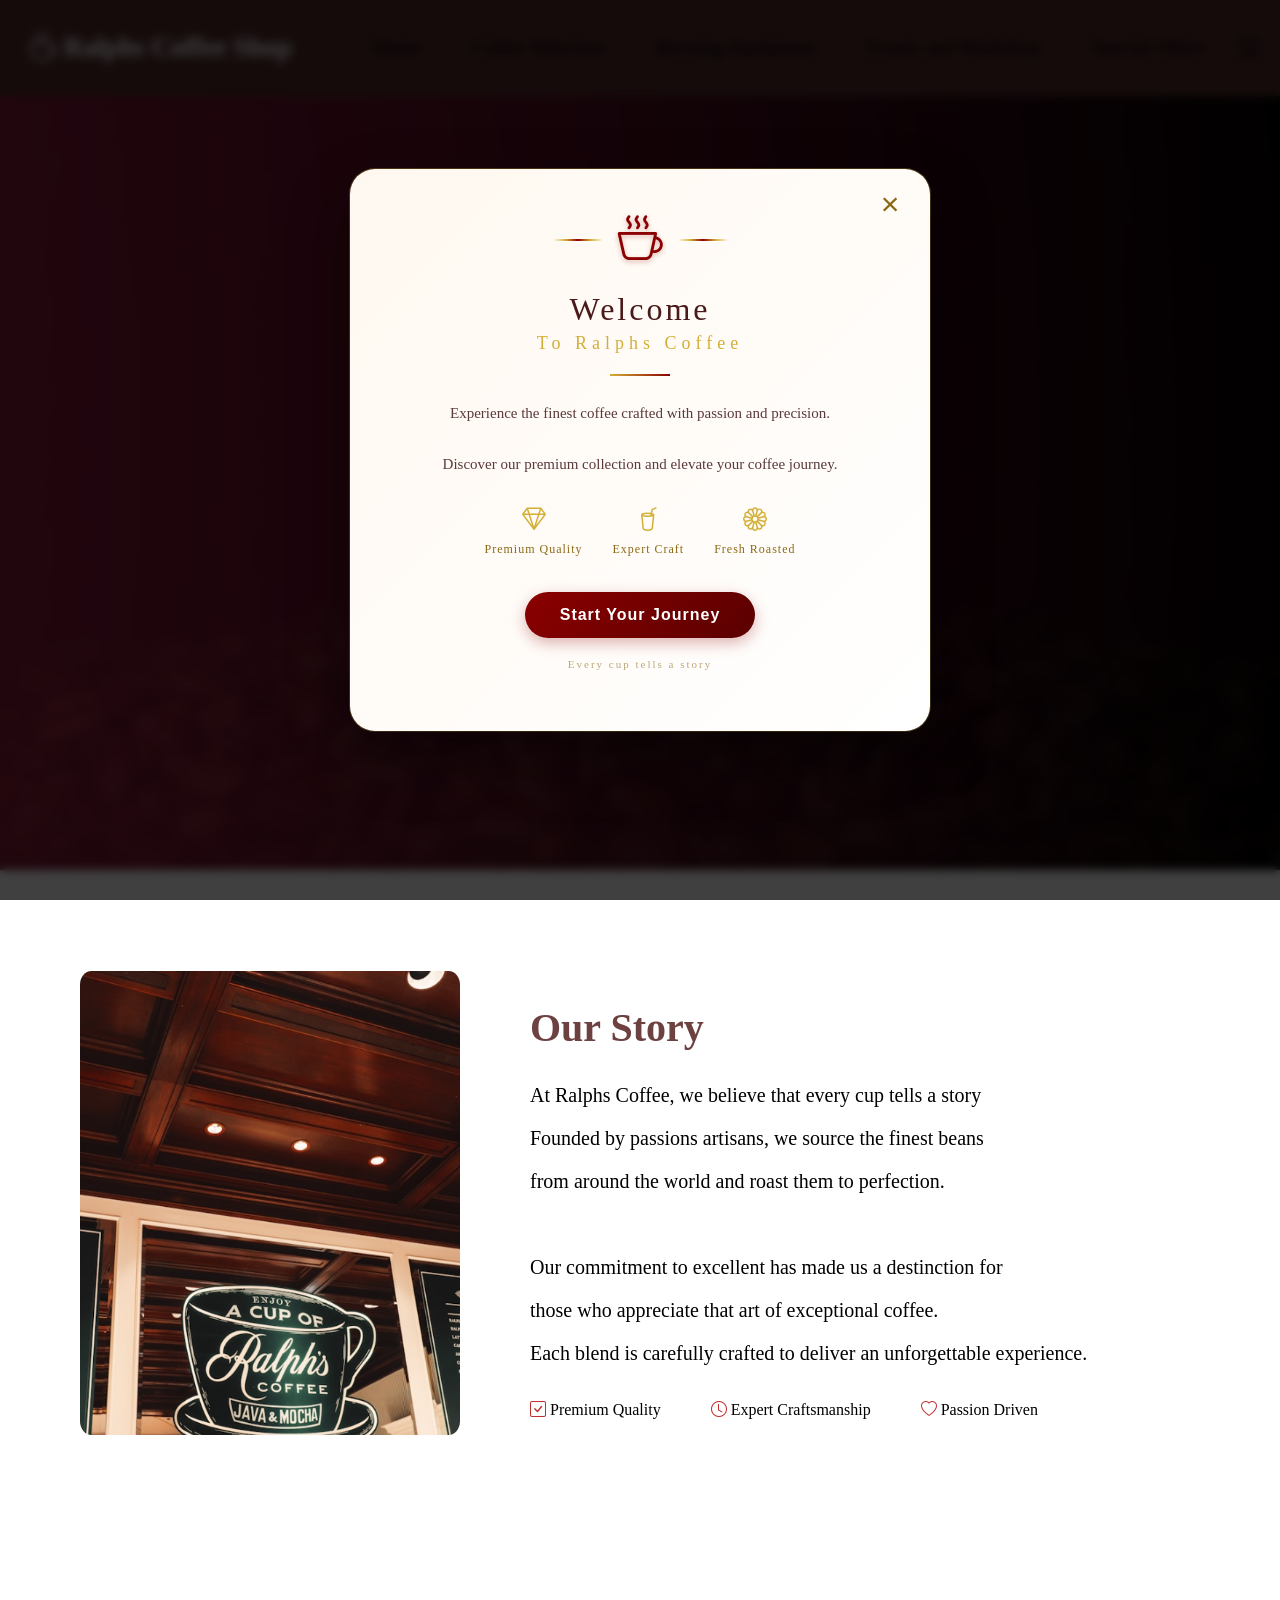
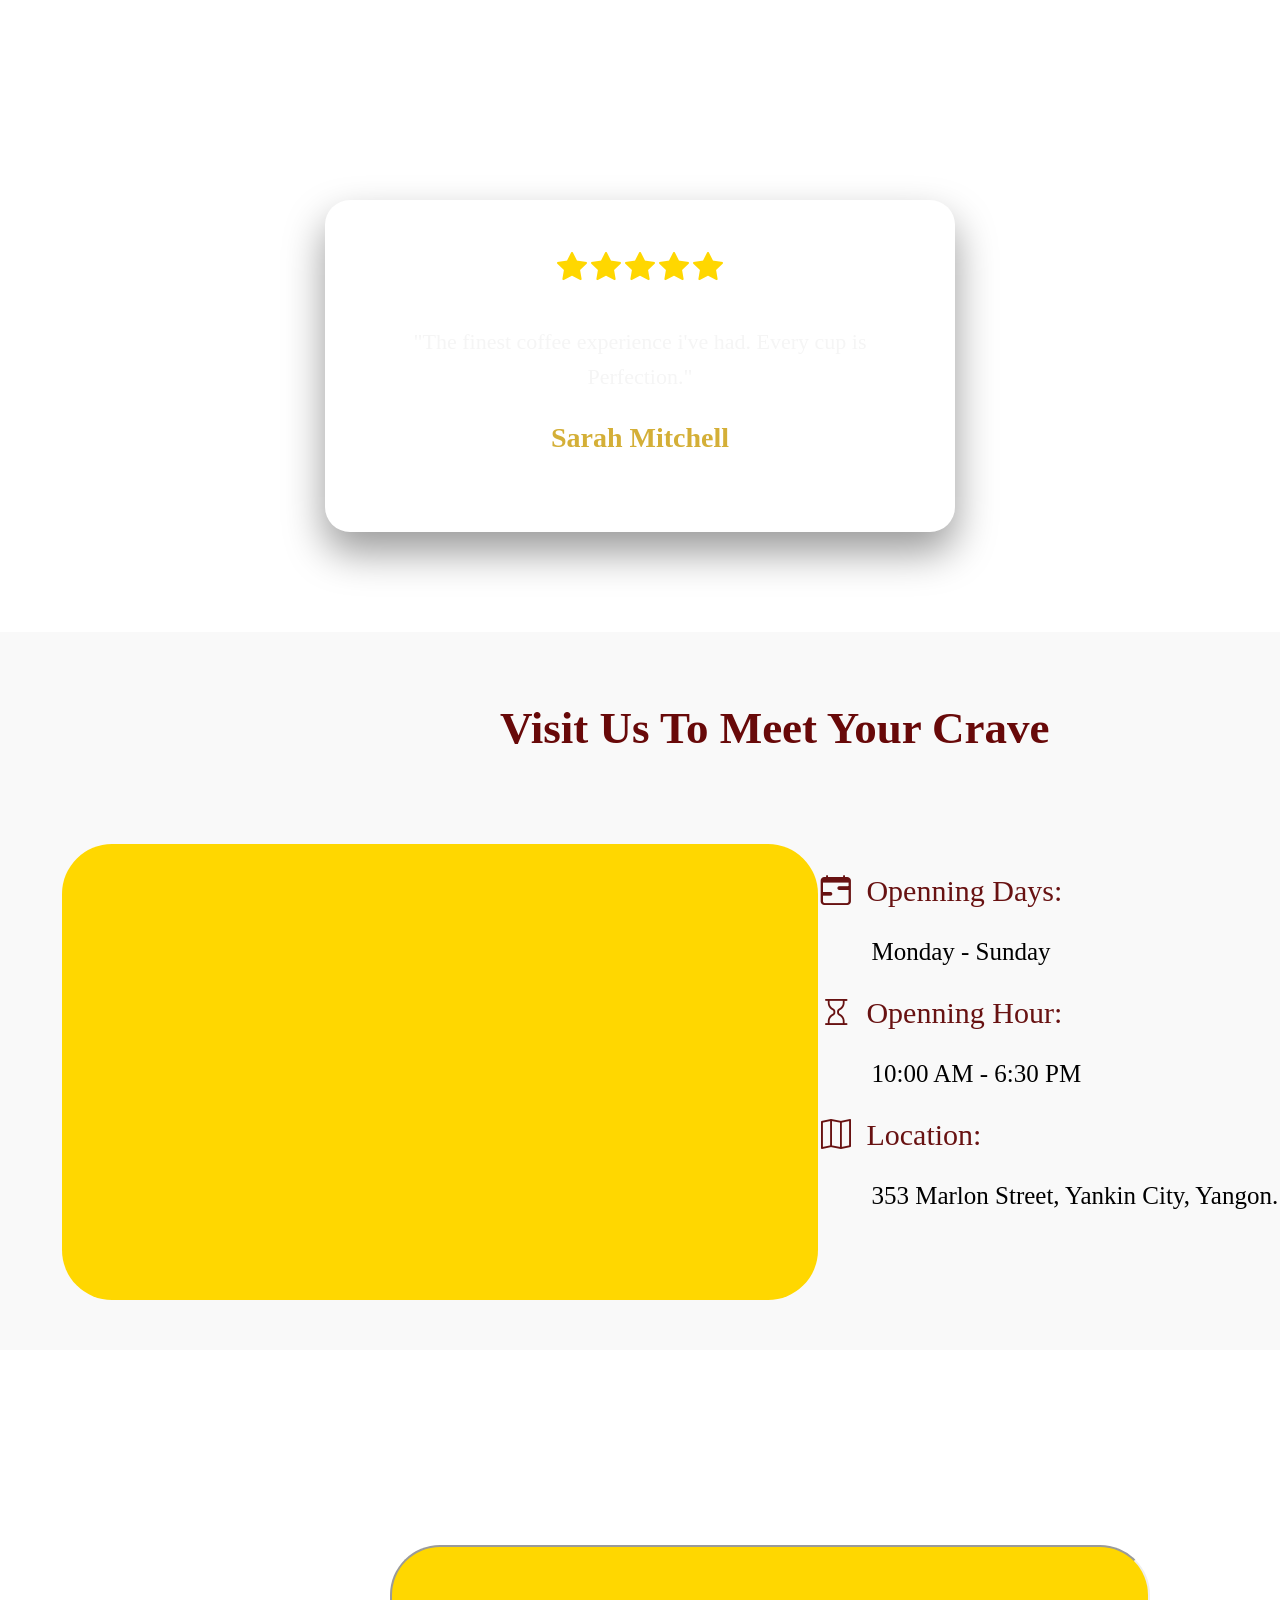
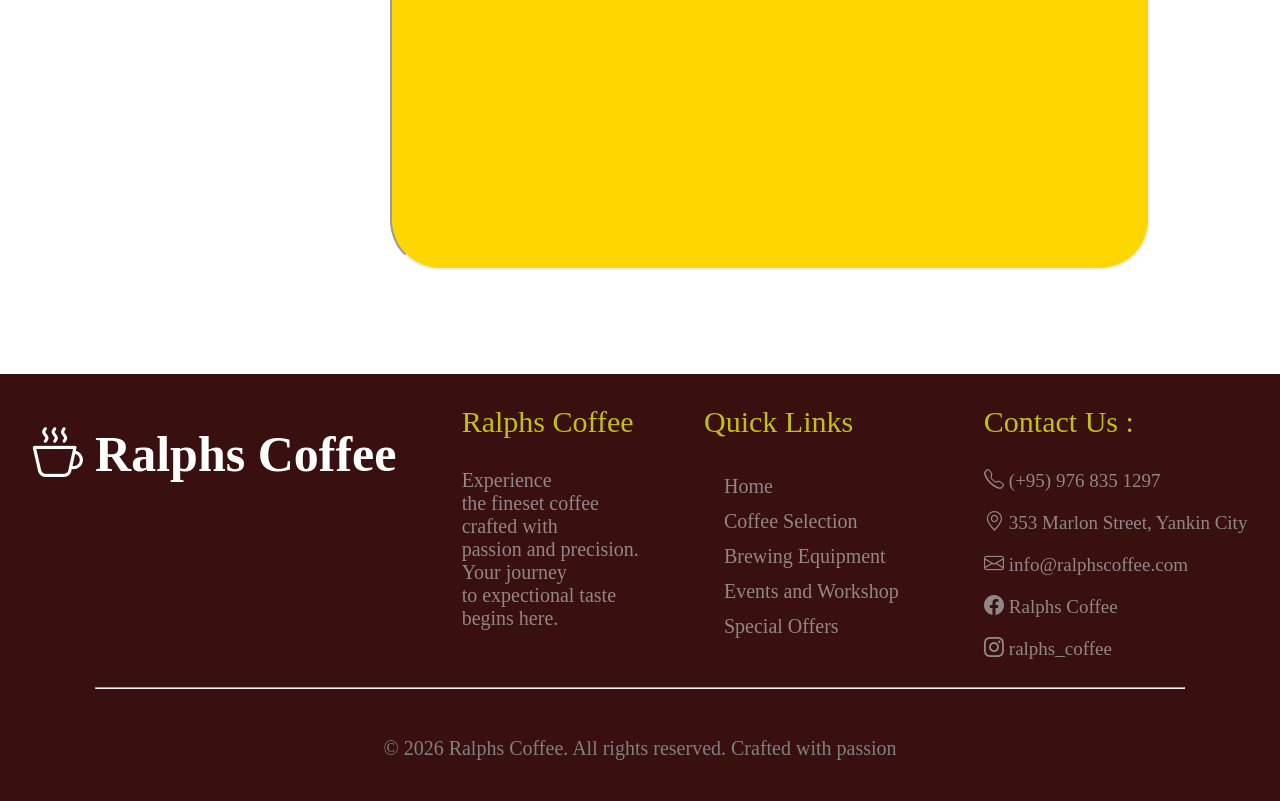
<file: index.html>
<!DOCTYPE html>
<html lang="en">
<head>
    <meta charset="UTF-8">
    <meta name="viewport" content="width=device-width, initial-scale=1.0">
    <title>Ralphs Coffee Shop | Home</title>
    <link rel="stylesheet" href="index.css">
    <link rel="stylesheet" href="https://cdn.jsdelivr.net/npm/bootstrap-icons@1.13.1/font/bootstrap-icons.min.css">
    <link rel="icon" href="img/shoplogo.jpg">
</head>
<body>
    <header>
        <h2 id="shoplogo">
            <i class="bi bi-cup-hot">
               </i> Ralphs Coffee Shop</h2>
        <nav id="navigation">
            <ul>
                <li><a href="index.html" class="hb">Home</a></li>
                <li><a href="Selection.html" class="hb" >Coffee Selection</a></li>
                <li><a href="Brewing.html" class="hb">Brewing Equipment</a></li>
                <li><a href="workshop.html" class="hb">Events and Workshop</a></li>
                <li><a href="offer.html" class="hb">Special Offers</a></li>
            </ul>
        </nav>
       <div class="cartIcon">
          <a href="cart.html">
          <i class="bi bi-cart shoppingCart hb"></i>
        <span id="cartCount"></span></a>
            </div>
    </header>
    <section class="homePage">
        <div class="homeDesign">
            <h1 class="Title1">Craft for True Coffee <br>Lovers</h1>
            <p class="ELI">Experience Luxury in Every Sip</p>
            <a href="Selection.html" id="btn">Shop Now → </a>
        </div>
    </section>
    <section class="Story">
        <div class="containerForStory">
                    <img src="img/storyIMG.jpg" alt="story" class="storyIMG">
                <div class="notes">
                    <h2 id="OS">Our Story</h2>
                    <div class="styText">
                        <p>At Ralphs Coffee, we believe that every cup tells a story</p>
                        <p>Founded by passions artisans, we source the finest beans</p>
                        <p>from around the world and roast them to perfection.</p>
                        <br>
                        <p>Our commitment to excellent has made us a destinction for</p>
                        <p>those who appreciate that art of exceptional coffee.</p>
                        <p>Each blend is carefully crafted to deliver an unforgettable experience.</p>
                    </div>
                    <div class="marking">
                      <p><i class="bi bi-check-square"></i> Premium Quality</p>
                        <p><i class="bi bi-clock"></i> Expert Craftsmanship</p>
                          <p><i class="bi bi-heart"></i> Passion Driven</p>
                    </div>
            </div>
        </div>
    </section>
    <section class="rev">
        <div class="containerForRev">
            <h3 id="revTitle">What Our Clients Say</h3>
            <p id="revSubT">Join thousand of satified coffee lovers</p>
          <div class="reviewWrapper">
               <button class="prev">❮</button>
            <div class="revBox">
                <div id="Sarah">
                  <span>
                    <i class="bi bi-star-fill"></i>
                    <i class="bi bi-star-fill"></i>
                    <i class="bi bi-star-fill"></i>
                    <i class="bi bi-star-fill"></i>
                    <i class="bi bi-star-fill"></i>
                  </span>
                  <br><br>
                  <p class="revText">"The finest coffee experience i've had. Every cup is Perfection."</p>
                  <p class="revName">Sarah Mitchell</p>
                </div>
                <div id="Emily">
                  <span>
                    <i class="bi bi-star-fill"></i>
                    <i class="bi bi-star-fill"></i>
                    <i class="bi bi-star-fill"></i>
                    <i class="bi bi-star-fill"></i>
                    <i class="bi bi-star-fill"></i>
                  </span>
                  <br><br>
                  <p class="revText">"Not just an coffee, but an experience.The attention to detail is remarkable."</p>
                  <p class="revName">Emily Chen</p>
                </div>
                <div id="James">
                  <span>
                    <i class="bi bi-star-fill"></i>
                    <i class="bi bi-star-fill"></i>
                    <i class="bi bi-star-fill"></i>
                    <i class="bi bi-star-fill"></i>
                    <i class="bi bi-star-half"></i>
                  </span>
                  <br><br>
                  <p class="revText">"Ralphs Coffee has transformed my mornings.Expectional quality and services."</p>
                  <p class="revName">James Anderson</p>
                </div>
                <div id="Michael">
                  <span>
                    <i class="bi bi-star-fill"></i>
                    <i class="bi bi-star-fill"></i>
                    <i class="bi bi-star-fill"></i>
                    <i class="bi bi-star-fill"></i>
                    <i class="bi bi-star-fill"></i>
                  </span>
                  <br><br>
                  <p class="revText">"As someone who appreciate quality, this coffee exceeds all expectation."</p>
                  <p class="revName">Michael Roberts</p>
                </div>
            </div>
            <button class="next">❯</button>
          </div>
        </div>
    </section>
    <section class="map">
        <div class="mapTitle"><h4>Visit Us To Meet Your Crave</h4></div>
        <div class="mapBody">
            <iframe src="https://www.google.com/maps/embed?pb=!1m18!1m12!1m3!1d15275.049443300642!2d96.15597864677099!3d16.838141193331516!2m3!1f0!2f0!3f0!3m2!1i1024!2i768!4f13.1!3m3!1m2!1s0x30c19343837dce6d%3A0x7f7346ffb230799c!2sYankin%20Township%2C%20Yangon!5e0!3m2!1sen!2smm!4v1776877008243!5m2!1sen!2smm"
             width="600" height="450" style="border:0;" allowfullscreen="" loading="lazy" referrerpolicy="no-referrer-when-downgrade"></iframe>
              <div class="maptext">
                <p class="mapT1"><i class="bi bi-calendar-range"></i>Openning Days:</p>
                <p class="mapT2">Monday - Sunday</p>
                <p class="mapT1"><i class="bi bi-hourglass"></i>Openning Hour:</p>
                <p class="mapT2">10:00 AM - 6:30 PM</p>
                <p class="mapT1"><i class="bi bi-map"></i>Location:</p>
                <p class="mapT2">353 Marlon Street, Yankin City, Yangon.</p>
              </div>    
            </div>
    </section>
    <section class="video">
        <div class="vidBody">
            <h4 class="titleyt">How To Make Your Favourite Espresso</h4>
            <div class="ytBody">
                 <iframe width="560" height="315" src="https://www.youtube.com/embed/ihswJ9vtqXk?si=X6lIaa0-es-ar9zH" title="YouTube video player" allow="accelerometer; autoplay; clipboard-write; encrypted-media; gyroscope; 
        picture-in-picture; web-share" referrerpolicy="strict-origin-when-cross-origin" allowfullscreen></iframe>
            </div>
        </div>
    </section>
    <footer class="homeFoot">
        <div class="footText">
            <div class="text1">
                <p class="t1Head"> <i class="bi bi-cup-hot"></i> Ralphs Coffee</p>
            </div>
            <div class="text2">
                <p class="t2Head">Ralphs Coffee</p>
                <p class="t2Body">Experience<br> the fineset coffee<br> crafted with<br> passion and precision.<br>
                    Your journey<br> to expectional taste<br> begins here.
                </p>    
            </div>
            <div class="text4">
                <p class="t4Head">Quick Links</p>
                <p class="t4Body">
                <a href="index.html" class="ql">Home</a><br>
                <a href="Selection.html" class="ql">Coffee Selection</a><br>
                <a href="Brewing.html" class="ql">Brewing Equipment</a><br>
                <a href="workshop.html" class="ql">Events and Workshop</a><br>
                <a href="offer.html" class="ql">Special Offers</a><br>
            </p>
            </div>      
            <div class="text3">
                <p class="t3Head">Contact Us :</p>
                <div class="t3Body">
                    <p class="t3Body"><i class="bi bi-telephone"> </i> (+95) 976 835 1297</p>
                    <p class="t3Body"><i class="bi bi-geo-alt"> </i> 353 Marlon Street, Yankin City</p>
                    <p class="t3Body"><i class="bi bi-envelope"> </i>  info@ralphscoffee.com</p>
                    <p class="t3Body"><i class="bi bi-facebook"> </i>  Ralphs Coffee</p>
                    <p class="t3Body"><i class="bi bi-instagram"> </i>  ralphs_coffee</p>
                </div>

            </div>
        </div>
        <hr>
        <div class="finText">
            <p id="finalText">© 2026 Ralphs Coffee. All rights reserved. Crafted with passion</p>
        </div>
    </footer>
<script src="index.js"></script>
</body>
</html>
</file>
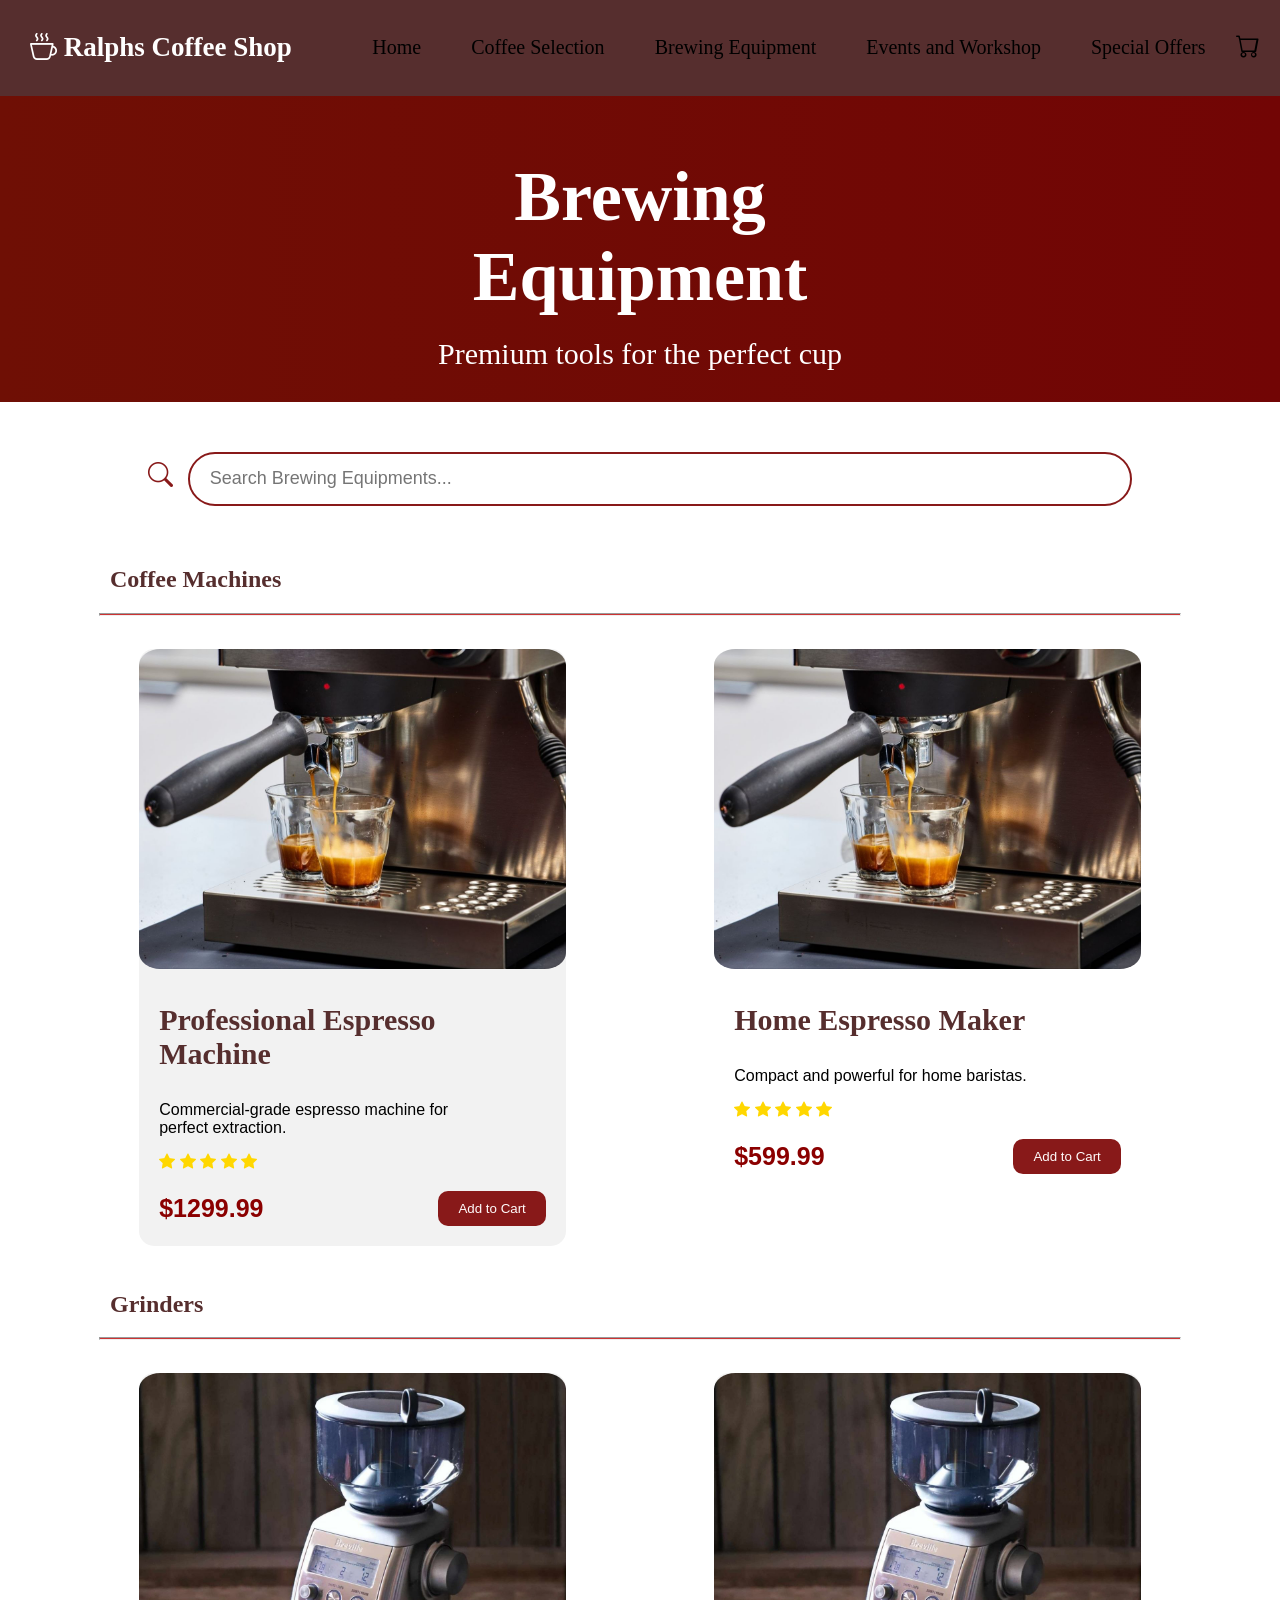
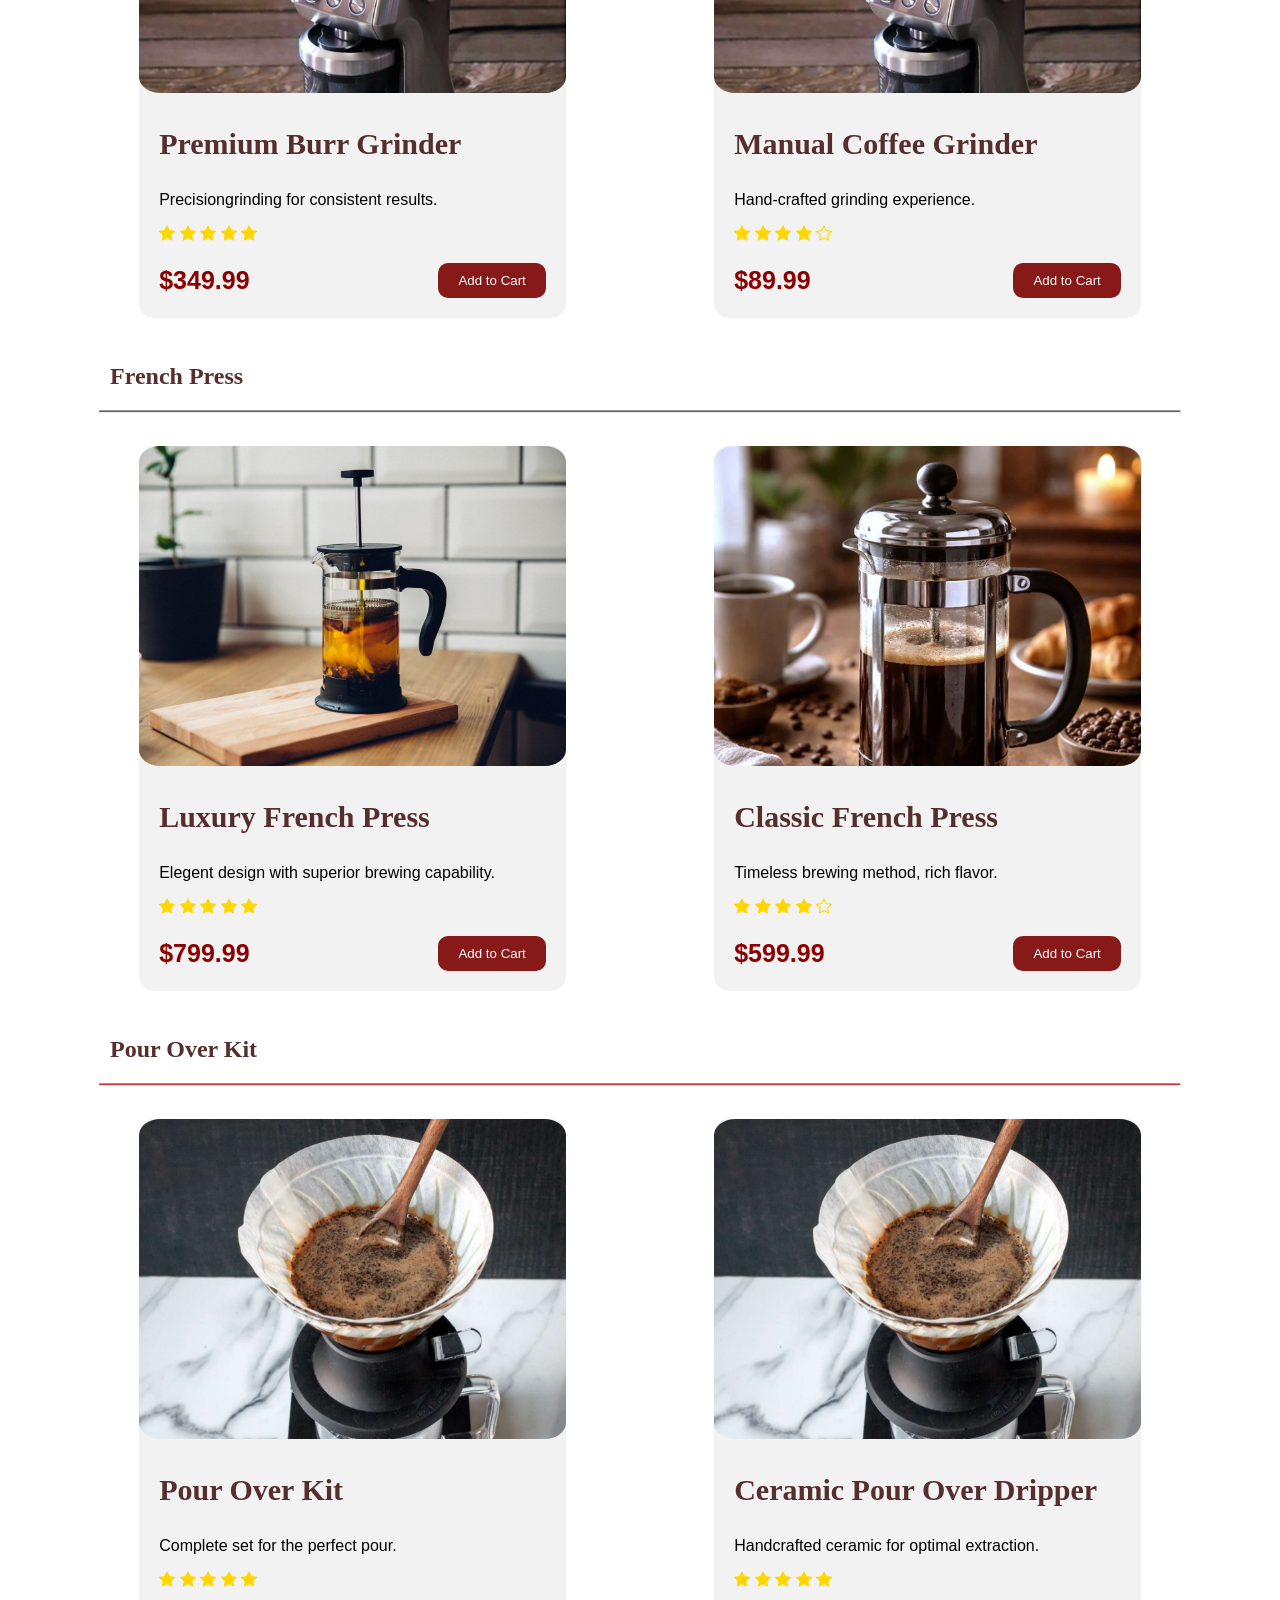
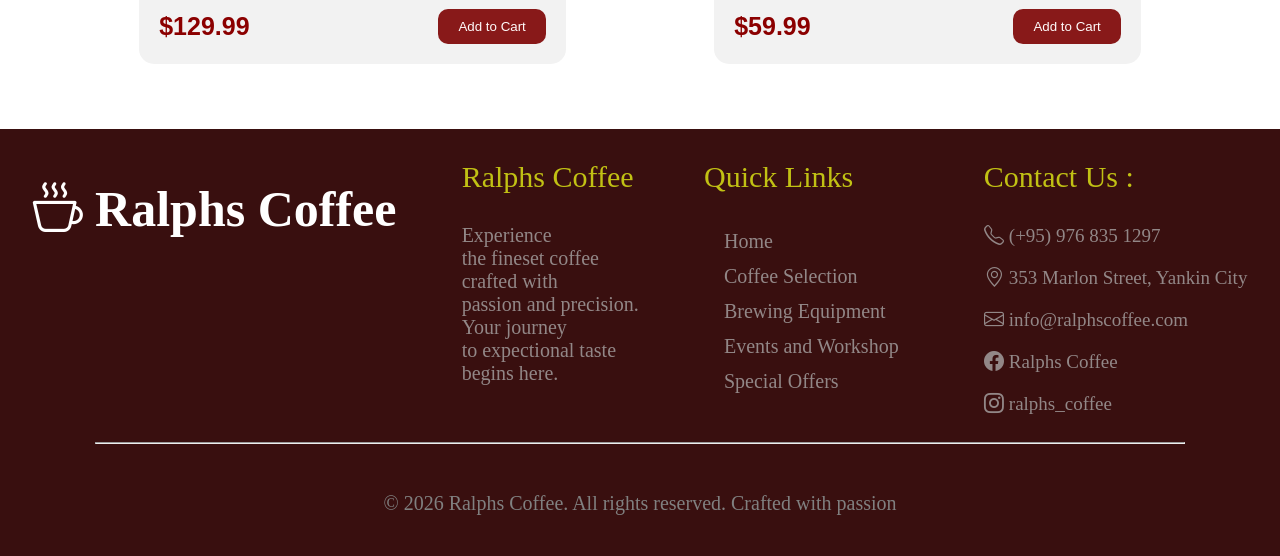
<file: Brewing.html>
<!DOCTYPE html>
<html lang="en">
<head>
    <meta charset="UTF-8">
    <meta name="viewport" content="width=device-width, initial-scale=1.0">
    <title>Ralphs Coffee | Brewing Equipment</title>
    <link rel="stylesheet" href="brewing.css">
    <link rel="stylesheet" href="https://cdn.jsdelivr.net/npm/bootstrap-icons@1.13.1/font/bootstrap-icons.min.css">
    <link rel="icon" href="img/shoplogo.jpg">
</head>
<body>
    <header>
        <h2 id="shoplogo">
            <i class="bi bi-cup-hot">
               </i> Ralphs Coffee Shop</h2>
        <nav id="navigation">
            <ul>
                <li><a href="index.html" class="hb">Home</a></li>
                <li><a href="Selection.html" class="hb">Coffee Selection</a></li>
                <li><a href="Brewing.html" class="hb">Brewing Equipment</a></li>
                <li><a href="workshop.html" class="hb">Events and Workshop</a></li>
                <li><a href="offer.html" class="hb">Special Offers</a></li>
            </ul>
        </nav>
        <div class="cartIcon">
            <a href="cart.html"><i class="bi bi-cart shoppingCart hb"></i>
            <span id="cartCount"></span></a>
        </div>
    </header>
    <section class="title">
        <div class="Tit1">
            <h1 id="sele1">Brewing Equipment</h1>
            <p id="sele2">Premium tools for the perfect cup</p>
        </div>
    </section>
    <section class="Machine">
        <div class="searchArea">
        <i class="bi bi-search"></i>
        <input type="text" id="machineSearch" placeholder="Search Brewing Equipments...">
             </div>
                <div class="card">
                    <div class="coffeeMachine">
                        <h2 class="MacTit">Coffee Machines</h2>
                        <hr class="hd">
                        <div class="Mac">
                            <div class="proEspMac1" data-name="Professional Espresso Machine" data-price="1299.99" data-image="img/proEspMac.jpg">
                            <img src="img/proEspMac.jpg" alt="ProEspMachine" class="proesp">
                           <div class="content">
                                  <h3 class="Tit">Professional Espresso <br>Machine</h3>
                                  <p class="Text">Commercial-grade espresso machine for <br>perfect extraction.</p>
                                  <span>
                                    <i class="bi bi-star-fill"></i>
                                    <i class="bi bi-star-fill"></i>
                                    <i class="bi bi-star-fill"></i>
                                    <i class="bi bi-star-fill"></i>
                                    <i class="bi bi-star-fill"></i>
                                  </span>
                              <div class="macPrice">
                               <span class="Price">$1299.99</span>
                               <button class="addCart" data-name="Professional Espresso Machine" data-price="1299.99" data-image="img/proEspMac.jpg">Add to Cart</button>
                              </div>
                           </div>
                        </div>
                     <div class="proEspMac2" data-name="Home Espresso Maker" data-price="599.99" data-image="img/proEspMac.jpg">
                         <img src="img/proEspMac.jpg" alt="ProEspMachine" class="proesp">
                      <div class="content">
                        <h3 class="Tit">Home Espresso Maker</h3>
                          <p class="Text">Compact and powerful for home baristas.</p>
                                  <span>
                                    <i class="bi bi-star-fill"></i>
                                    <i class="bi bi-star-fill"></i>
                                    <i class="bi bi-star-fill"></i>
                                    <i class="bi bi-star-fill"></i>
                                    <i class="bi bi-star-fill"></i>
                                  </span>
                            <div class="macPrice">
                               <span class="Price">$599.99</span>
                               <button class="addCart" data-name="Home Espresso Maker" data-price="599.99" data-image="img/proEspMac.jpg">Add to Cart</button>
                      </div>
                    </div>
                </div>
             </div>
         </div>

                    <div class="grinders">
                        <h2 class="MacTit">Grinders</h2>
                        <hr class="hd">
                        <div class="Mac">
                            <div class="preburr1" data-name="Premium Burr Grinder" data-price="349.99" data-image="img/PreburrGrin.jpg">
                            <img src="img/PreburrGrin.jpg" alt="PreburrGrin" class="pre">
                           <div class="content">
                                  <h3 class="Tit">Premium Burr Grinder</h3>
                                  <p class="Text">Precisiongrinding for consistent results.</p>
                                   <span>
                                    <i class="bi bi-star-fill"></i>
                                    <i class="bi bi-star-fill"></i>
                                    <i class="bi bi-star-fill"></i>
                                    <i class="bi bi-star-fill"></i>
                                    <i class="bi bi-star-fill"></i>
                                  </span>
                              <div class="macPrice">
                               <span class="Price">$349.99</span>
                               <button class="addCart" data-name="Premium Burr Grinder" data-price="349.99" data-image="img/PreburrGrin.jpg">Add to Cart</button>
                              </div>
                           </div>
                        </div>
                     <div class="preburr2" data-name="Home Coffee Grinder" data-price="89.99" data-image="img/PreburrGrin.jpg">
                         <img src="img/PreburrGrin.jpg" alt="PreburrGrin" class="pre">
                      <div class="content">
                        <h3 class="Tit">Manual Coffee Grinder</h3>
                          <p class="Text">Hand-crafted grinding experience.</p>
                           <span>
                                    <i class="bi bi-star-fill"></i>
                                    <i class="bi bi-star-fill"></i>
                                    <i class="bi bi-star-fill"></i>
                                    <i class="bi bi-star-fill"></i>
                                    <i class="bi bi-star"></i>
                                  </span>
                            <div class="macPrice">
                               <span class="Price">$89.99</span>
                               <button class="addCart" data-name="Home Coffee Grinder" data-price="89.99" data-image="img/PreburrGrin.jpg">Add to Cart</button>
                            </div>
                        </div>
                    </div>
                </div>
            </div>

                    <div class="FrenchPress">
                        <h2 class="MacTit">French Press</h2>
                        <hr class="hd">
                        <div class="Mac">
                            <div class="french1" data-name="Luxury French Press" data-price="799.99" data-image="img/press.jpg">
                            <img src="img/press.jpg" alt="LuxPress" class="luxpress">
                           <div class="content">
                                  <h3 class="Tit">Luxury French Press</h3>
                                  <p class="Text">Elegent design with superior brewing capability.</p>
                                   <span>
                                    <i class="bi bi-star-fill"></i>
                                    <i class="bi bi-star-fill"></i>
                                    <i class="bi bi-star-fill"></i>
                                    <i class="bi bi-star-fill"></i>
                                    <i class="bi bi-star-fill"></i>
                                  </span>
                              <div class="macPrice">
                               <span class="Price">$799.99</span>
                               <button class="addCart" data-name="Luxury French Press" data-price="799.99" data-image="img/press.jpg">Add to Cart</button>
                              </div>
                           </div>
                        </div>
                     <div class="french2" data-name="Classic French Press" data-price="599.99" data-image="img/claPre.jpg">
                         <img src="img/claPre.jpg" alt="claPress" class="luxpress">
                      <div class="content">
                        <h3 class="Tit">Classic French Press</h3>
                          <p class="Text">Timeless brewing method, rich flavor.</p> 
                                  <span>
                                    <i class="bi bi-star-fill"></i>
                                    <i class="bi bi-star-fill"></i>
                                    <i class="bi bi-star-fill"></i>
                                    <i class="bi bi-star-fill"></i>
                                    <i class="bi bi-star"></i>
                                  </span>
                            <div class="macPrice">
                               <span class="Price">$599.99</span>
                               <button class="addCart" data-name="Classic French Press" data-price="599.99" data-image="img/claPre.jpg">Add to Cart</button>
                            </div>
                        </div>
                    </div>
                        </div>
                    </div>

                    <div class="PourKit">
                        <h2 class="MacTit">Pour Over Kit</h2>
                        <hr class="hd">
                        <div class="Mac">
                            <div class="pour1" data-name="Pour Over Kit" data-price="129.99" data-image="img/pour.jpg">
                            <img src="img/pour.jpg" alt="pour" class="pour">
                           <div class="content">
                                  <h3 class="Tit">Pour Over Kit</h3>
                                  <p class="Text">Complete set for the perfect pour.</p>
                                   <span>
                                    <i class="bi bi-star-fill"></i>
                                    <i class="bi bi-star-fill"></i>
                                    <i class="bi bi-star-fill"></i>
                                    <i class="bi bi-star-fill"></i>
                                    <i class="bi bi-star-fill"></i>
                                  </span>
                              <div class="macPrice">
                               <span class="Price">$129.99</span>
                               <button class="addCart" data-name="Pour Over Kit" data-price="129.99" data-image="img/pour.jpg">Add to Cart</button>
                              </div>
                           </div>
                        </div>
                     <div class="pour2" data-name="Ceramic Pour Over Dripper" data-price="59.99" data-image="img/pour.jpg">
                         <img src="img/pour.jpg" alt="pour" class="pour">
                      <div class="content">
                        <h3 class="Tit">Ceramic Pour Over Dripper</h3>
                          <p class="Text">Handcrafted ceramic for optimal extraction.</p>
                                  <span>
                                    <i class="bi bi-star-fill"></i>
                                    <i class="bi bi-star-fill"></i>
                                    <i class="bi bi-star-fill"></i>
                                    <i class="bi bi-star-fill"></i>
                                    <i class="bi bi-star-fill"></i>
                                  </span>
                            <div class="macPrice">
                               <span class="Price">$59.99</span>
                               <button class="addCart" data-name="Ceramic Pour Over Dripper" data-price="59.99" data-image="img/pour.jpg">Add to Cart</button>
                            </div>
                        </div>
                    </div>
                 </div>
              </div>
           </div>
    </section>
    <footer class="homeFoot">
        <div class="footText">
            <div class="text1">
                <p class="t1Head"> <i class="bi bi-cup-hot"></i> Ralphs Coffee</p>
            </div>
            <div class="text2">
                <p class="t2Head">Ralphs Coffee</p>
                <p class="t2Body">Experience<br> the fineset coffee<br> crafted with<br> passion and precision.<br>
                    Your journey<br> to expectional taste<br> begins here.
                </p>    
            </div>
            <div class="text4">
                <p class="t4Head">Quick Links</p>
                <p class="t4Body">
                <a href="index.html" class="ql">Home</a><br>
                <a href="Selection.html" class="ql" >Coffee Selection</a><br>
                <a href="Brewing.html" class="ql">Brewing Equipment</a><br>
                <a href="workshop.html" class="ql">Events and Workshop</a><br>
                <a href="offer.html" class="ql">Special Offers</a><br>
            </p>
            </div>  
            <div class="text3">
                <p class="t3Head">Contact Us :</p>
                <div class="t3Body">
                    <p class="t3Body"><i class="bi bi-telephone"> </i> (+95) 976 835 1297</p>
                    <p class="t3Body"><i class="bi bi-geo-alt"> </i> 353 Marlon Street, Yankin City</p>
                    <p class="t3Body"><i class="bi bi-envelope"> </i>  info@ralphscoffee.com</p>
                    <p class="t3Body"><i class="bi bi-facebook"> </i>  Ralphs Coffee</p>
                    <p class="t3Body"><i class="bi bi-instagram"> </i>  ralphs_coffee</p>
                </div>

            </div>
        </div>
        <hr id="ft">
        <div class="finText">
            <p id="finalText">© 2026 Ralphs Coffee. All rights reserved. Crafted with passion</p>
        </div>
    </footer>
   <script>
const searchInput = document.getElementById("machineSearch");

searchInput.addEventListener("input", function () {
    const value = this.value.toLowerCase().trim();

    const products = document.querySelectorAll(
        ".proEspMac1, .proEspMac2, .preburr1, .preburr2, .french1, .french2, .pour1, .pour2"
    );

    products.forEach(product => {
        const titleElement = product.querySelector(".Tit");

        if (!titleElement) return;

        const title = titleElement.innerText.toLowerCase();

        if (title.includes(value)) {
            product.style.display = "block";
        } else {
            product.style.display = "none";
        }
    });
});
</script>
<script src="cart-system.js"></script>
</body>
</html>
</file>
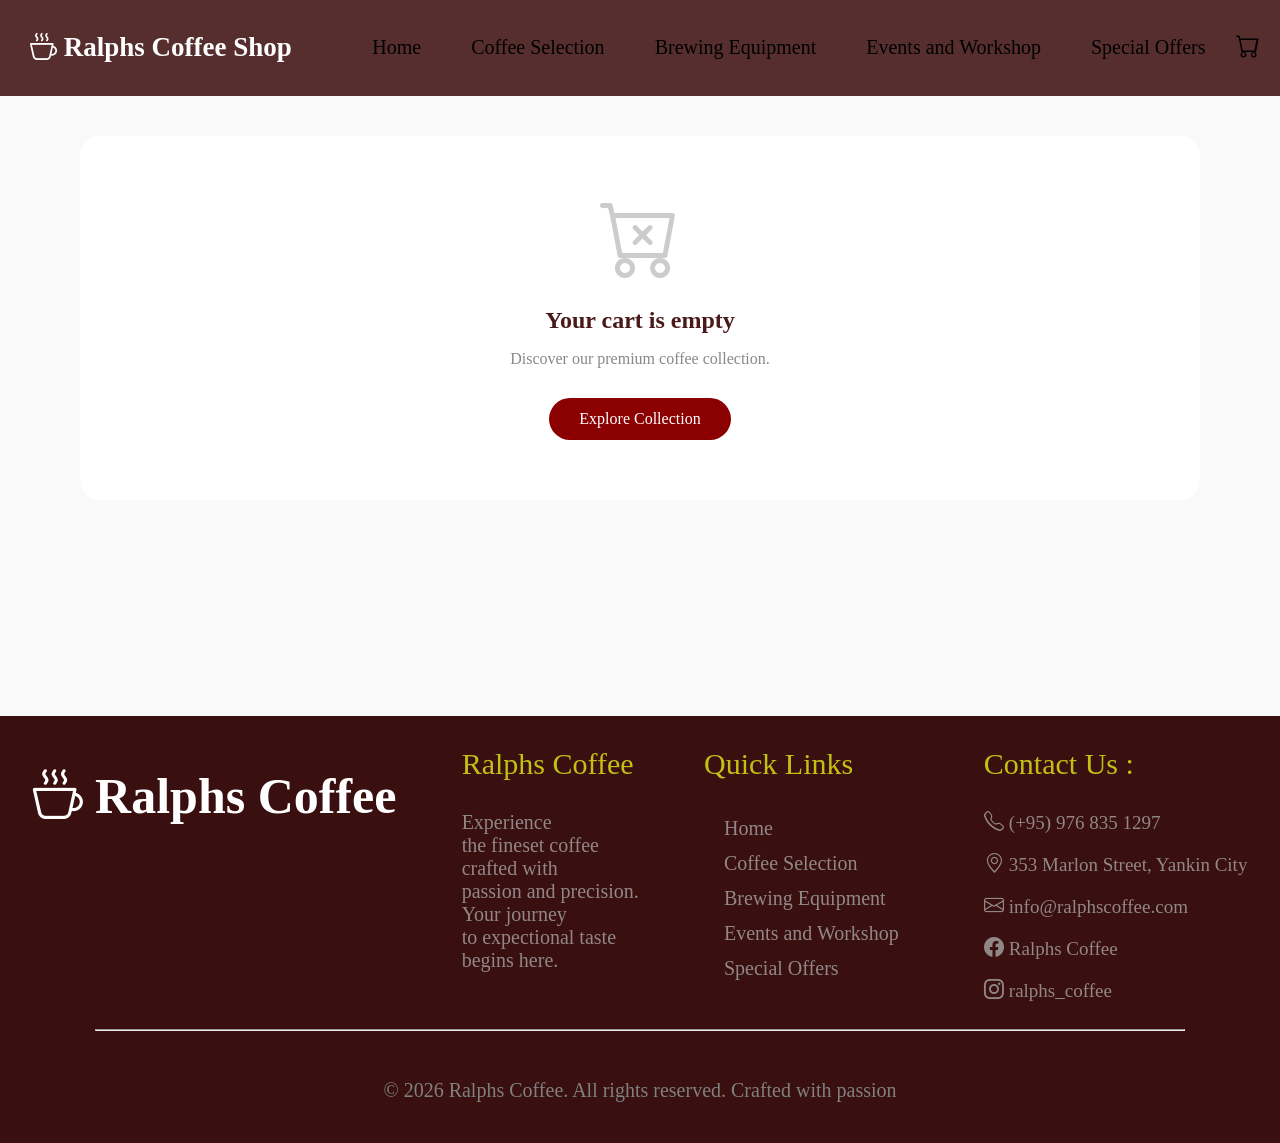
<file: cart.html>
<!DOCTYPE html>
<html lang="en">
<head>
    <meta charset="UTF-8">
    <meta name="viewport" content="width=device-width, initial-scale=1.0">
    <title>Ralphs Coffee | Shopping Cart</title>
    <link rel="stylesheet" href="cart.css">
    <link rel="stylesheet" href="https://cdn.jsdelivr.net/npm/bootstrap-icons@1.13.1/font/bootstrap-icons.min.css">
    <link rel="icon" href="img/shoplogo.jpg">
</head>
<body>
    <header>
        <h2 id="shoplogo">
            <i class="bi bi-cup-hot"></i> Ralphs Coffee Shop
        </h2>
        <nav id="navigation">
            <ul>
                <li><a href="index.html" class="hb">Home</a></li>
                <li><a href="Selection.html" class="hb">Coffee Selection</a></li>
                <li><a href="Brewing.html" class="hb">Brewing Equipment</a></li>
                <li><a href="workshop.html" class="hb">Events and Workshop</a></li>
                <li><a href="offer.html" class="hb">Special Offers</a></li>
            </ul>
        </nav>
        <div class="cartIcon">
            <a href="cart.html"><i class="bi bi-cart shoppingCart hb"></i>
            <span id="cartCount"></span></a>
        </div>
    </header>
    
    <section class="cart-page">
        <div class="cart-container">
            <h2 class="heading">-</h2>
        </div>
    </section>

    <footer class="homeFoot">
        <div class="footText">
            <div class="text1">
                <p class="t1Head"> <i class="bi bi-cup-hot"></i> Ralphs Coffee</p>
            </div>
            <div class="text2">
                <p class="t2Head">Ralphs Coffee</p>
                <p class="t2Body">Experience<br> the fineset coffee<br> crafted with<br> passion and precision.<br>
                    Your journey<br> to expectional taste<br> begins here.
                </p>    
            </div>
            <div class="text4">
                <p class="t4Head">Quick Links</p>
                <p class="t4Body">
                <a href="index.html" class="ql">Home</a><br>
                <a href="Selection.html" class="ql">Coffee Selection</a><br>
                <a href="Brewing.html" class="ql">Brewing Equipment</a><br>
                <a href="workshop.html" class="ql">Events and Workshop</a><br>
                <a href="offer.html" class="ql">Special Offers</a><br>
            </p>
            </div>      
            <div class="text3">
                <p class="t3Head">Contact Us :</p>
                <div class="t3Body">
                    <p class="t3Body"><i class="bi bi-telephone"> </i> (+95) 976 835 1297</p>
                    <p class="t3Body"><i class="bi bi-geo-alt"> </i> 353 Marlon Street, Yankin City</p>
                    <p class="t3Body"><i class="bi bi-envelope"> </i>  info@ralphscoffee.com</p>
                    <p class="t3Body"><i class="bi bi-facebook"> </i>  Ralphs Coffee</p>
                    <p class="t3Body"><i class="bi bi-instagram"> </i>  ralphs_coffee</p>
                </div>

            </div>
        </div>
        <hr>
        <div class="finText">
            <p id="finalText">© 2026 Ralphs Coffee. All rights reserved. Crafted with passion</p>
        </div>
    </footer>
    <script src="cart-system.js"></script>
</body>
</html>
</file>
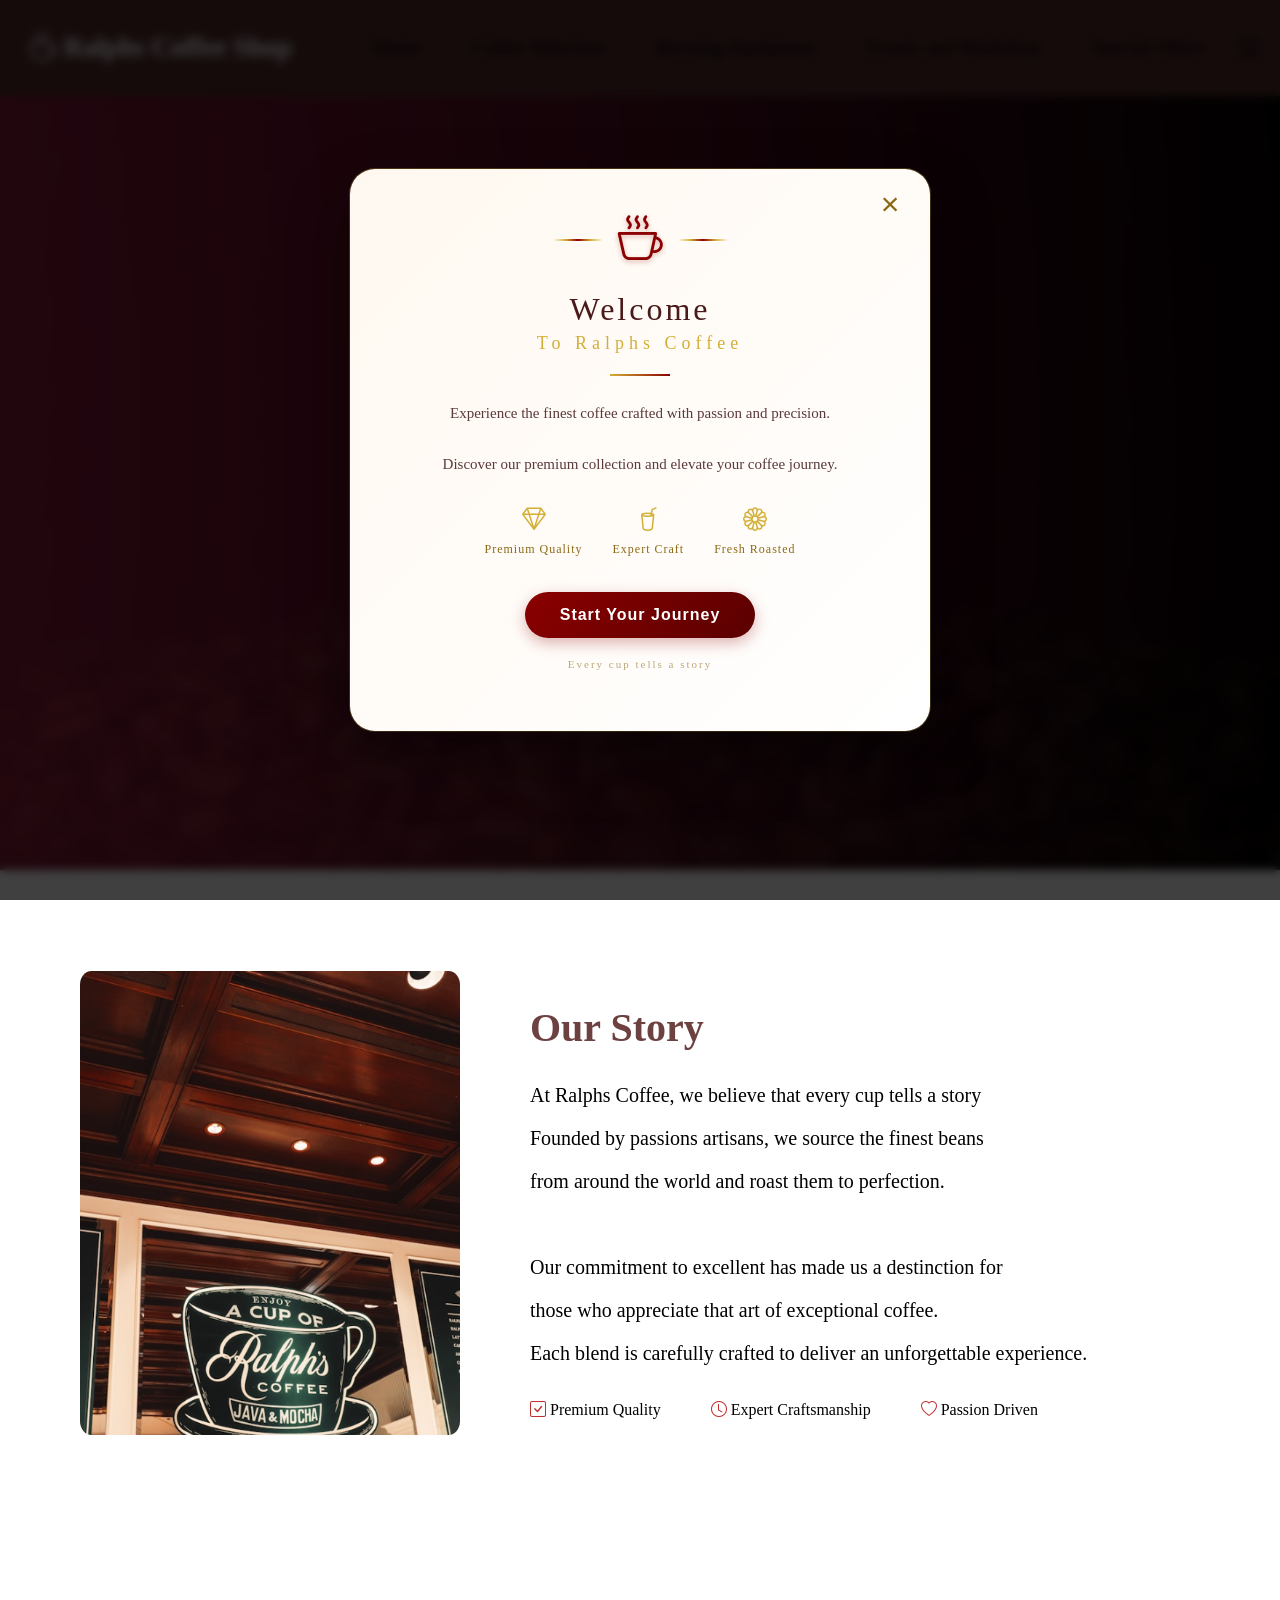
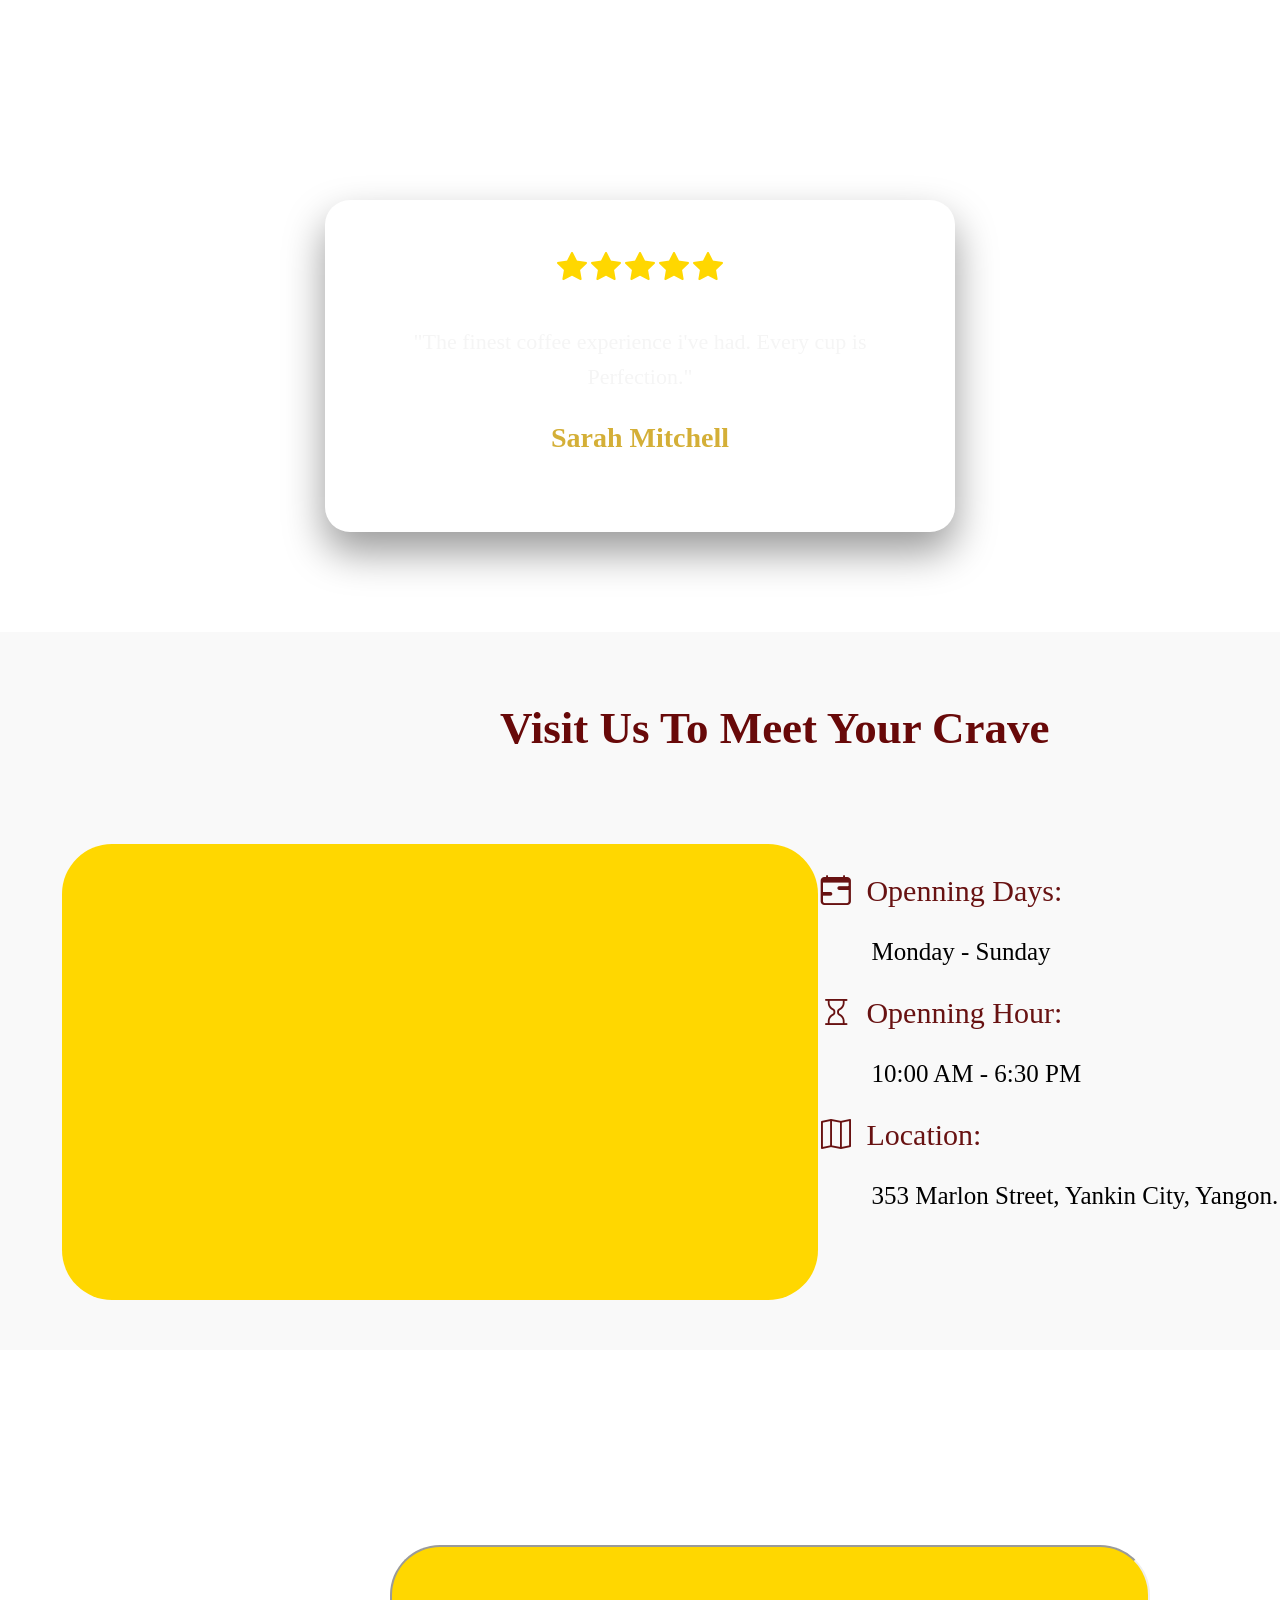
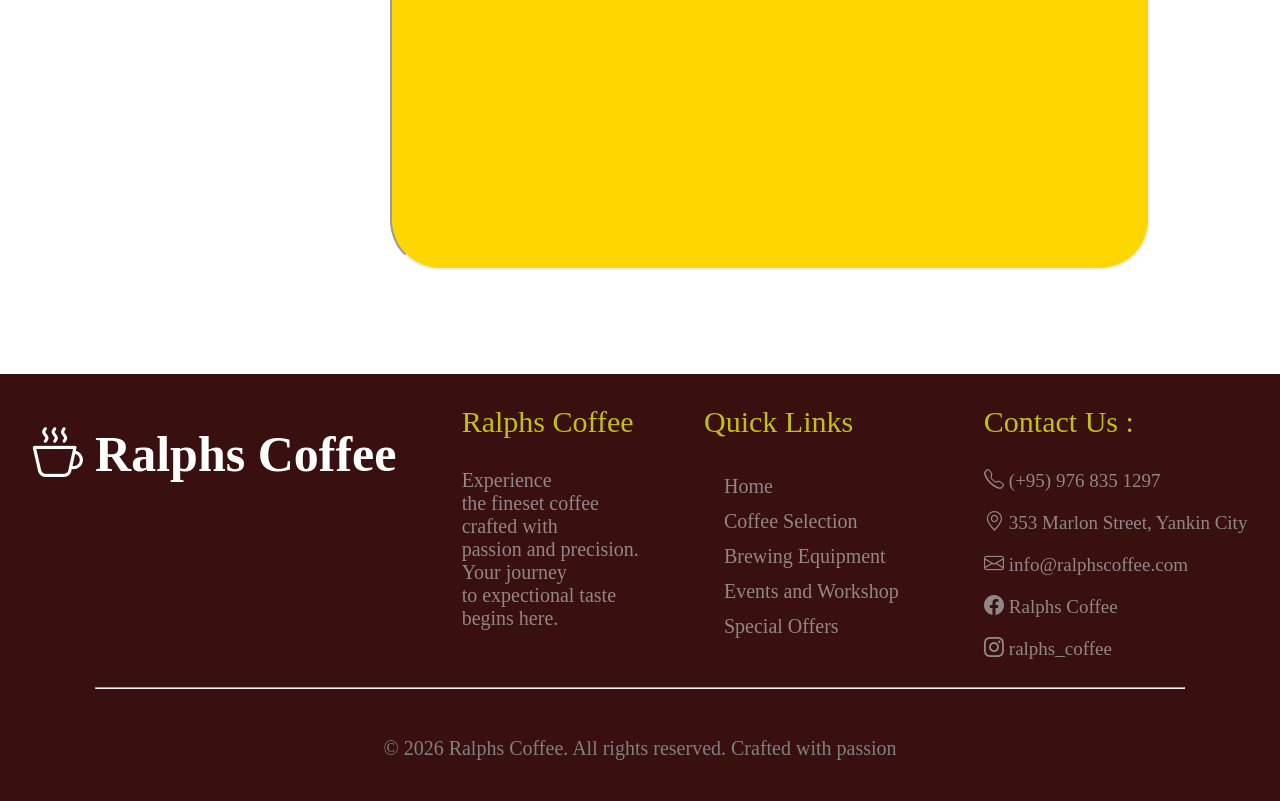
<file: HomePage.html>
<!DOCTYPE html>
<html lang="en">
<head>
    <meta charset="UTF-8">
    <meta name="viewport" content="width=device-width, initial-scale=1.0">
    <title>Ralphs Coffee Shop | Home</title>
    <link rel="stylesheet" href="HomePage.css">
    <link rel="stylesheet" href="https://cdn.jsdelivr.net/npm/bootstrap-icons@1.13.1/font/bootstrap-icons.min.css">
    <link rel="icon" href="shoplogo.jpg">
</head>
<body>
    <header>
        <h2 id="shoplogo">
            <i class="bi bi-cup-hot">
               </i> Ralphs Coffee Shop</h2>
        <nav id="navigation">
            <ul>
                <li><a href="HomePage.html" class="hb">Home</a></li>
                <li><a href="Selection.html" class="hb" >Coffee Selection</a></li>
                <li><a href="Brewing.html" class="hb">Brewing Equipment</a></li>
                <li><a href="workshop.html" class="hb">Events and Workshop</a></li>
                <li><a href="offer.html" class="hb">Special Offers</a></li>
            </ul>
        </nav>
       <div class="cartIcon">
          <a href="cart.html">
          <i class="bi bi-cart shoppingCart hb"></i>
        <span id="cartCount"></span></a>
            </div>
    </header>
    <section class="homePage">
        <div class="homeDesign">
            <h1 class="Title1">Craft for True Coffee <br>Lovers</h1>
            <p class="ELI">Experience Luxury in Every Sip</p>
            <a href="Selection.html" id="btn">Shop Now → </a>
        </div>
    </section>
    <section class="Story">
        <div class="containerForStory">
                    <img src="storyIMG.jpg" alt="story" class="storyIMG">
                <div class="notes">
                    <h2 id="OS">Our Story</h2>
                    <div class="styText">
                        <p>At Ralphs Coffee, we believe that every cup tells a story</p>
                        <p>Founded by passions artisans, we source the finest beans</p>
                        <p>from around the world and roast them to perfection.</p>
                        <br>
                        <p>Our commitment to excellent has made us a destinction for</p>
                        <p>those who appreciate that art of exceptional coffee.</p>
                        <p>Each blend is carefully crafted to deliver an unforgettable experience.</p>
                    </div>
                    <div class="marking">
                      <p><i class="bi bi-check-square"></i> Premium Quality</p>
                        <p><i class="bi bi-clock"></i> Expert Craftsmanship</p>
                          <p><i class="bi bi-heart"></i> Passion Driven</p>
                    </div>
            </div>
        </div>
    </section>
    <section class="rev">
        <div class="containerForRev">
            <h3 id="revTitle">What Our Clients Say</h3>
            <p id="revSubT">Join thousand of satified coffee lovers</p>
          <div class="reviewWrapper">
               <button class="prev">❮</button>
            <div class="revBox">
                <div id="Sarah">
                  <span>
                    <i class="bi bi-star-fill"></i>
                    <i class="bi bi-star-fill"></i>
                    <i class="bi bi-star-fill"></i>
                    <i class="bi bi-star-fill"></i>
                    <i class="bi bi-star-fill"></i>
                  </span>
                  <br><br>
                  <p class="revText">"The finest coffee experience i've had. Every cup is Perfection."</p>
                  <p class="revName">Sarah Mitchell</p>
                </div>
                <div id="Emily">
                  <span>
                    <i class="bi bi-star-fill"></i>
                    <i class="bi bi-star-fill"></i>
                    <i class="bi bi-star-fill"></i>
                    <i class="bi bi-star-fill"></i>
                    <i class="bi bi-star-fill"></i>
                  </span>
                  <br><br>
                  <p class="revText">"Not just an coffee, but an experience.The attention to detail is remarkable."</p>
                  <p class="revName">Emily Chen</p>
                </div>
                <div id="James">
                  <span>
                    <i class="bi bi-star-fill"></i>
                    <i class="bi bi-star-fill"></i>
                    <i class="bi bi-star-fill"></i>
                    <i class="bi bi-star-fill"></i>
                    <i class="bi bi-star-half"></i>
                  </span>
                  <br><br>
                  <p class="revText">"Ralphs Coffee has transformed my mornings.Expectional quality and services."</p>
                  <p class="revName">James Anderson</p>
                </div>
                <div id="Michael">
                  <span>
                    <i class="bi bi-star-fill"></i>
                    <i class="bi bi-star-fill"></i>
                    <i class="bi bi-star-fill"></i>
                    <i class="bi bi-star-fill"></i>
                    <i class="bi bi-star-fill"></i>
                  </span>
                  <br><br>
                  <p class="revText">"As someone who appreciate quality, this coffee exceeds all expectation."</p>
                  <p class="revName">Michael Roberts</p>
                </div>
            </div>
            <button class="next">❯</button>
          </div>
        </div>
    </section>
    <section class="map">
        <div class="mapTitle"><h4>Visit Us To Meet Your Crave</h4></div>
        <div class="mapBody">
            <iframe src="https://www.google.com/maps/embed?pb=!1m18!1m12!1m3!1d15275.049443300642!2d96.15597864677099!3d16.838141193331516!2m3!1f0!2f0!3f0!3m2!1i1024!2i768!4f13.1!3m3!1m2!1s0x30c19343837dce6d%3A0x7f7346ffb230799c!2sYankin%20Township%2C%20Yangon!5e0!3m2!1sen!2smm!4v1776877008243!5m2!1sen!2smm"
             width="600" height="450" style="border:0;" allowfullscreen="" loading="lazy" referrerpolicy="no-referrer-when-downgrade"></iframe>
              <div class="maptext">
                <p class="mapT1"><i class="bi bi-calendar-range"></i>Openning Days:</p>
                <p class="mapT2">Monday - Sunday</p>
                <p class="mapT1"><i class="bi bi-hourglass"></i>Openning Hour:</p>
                <p class="mapT2">10:00 AM - 6:30 PM</p>
                <p class="mapT1"><i class="bi bi-map"></i>Location:</p>
                <p class="mapT2">353 Marlon Street, Yankin City, Yangon.</p>
              </div>    
            </div>
    </section>
    <section class="video">
        <div class="vidBody">
            <h4 class="titleyt">How To Make Your Favourite Espresso</h4>
            <div class="ytBody">
                 <iframe width="560" height="315" src="https://www.youtube.com/embed/ihswJ9vtqXk?si=X6lIaa0-es-ar9zH" title="YouTube video player" allow="accelerometer; autoplay; clipboard-write; encrypted-media; gyroscope; 
        picture-in-picture; web-share" referrerpolicy="strict-origin-when-cross-origin" allowfullscreen></iframe>
            </div>
        </div>
    </section>
    <footer class="homeFoot">
        <div class="footText">
            <div class="text1">
                <p class="t1Head"> <i class="bi bi-cup-hot"></i> Ralphs Coffee</p>
            </div>
            <div class="text2">
                <p class="t2Head">Ralphs Coffee</p>
                <p class="t2Body">Experience<br> the fineset coffee<br> crafted with<br> passion and precision.<br>
                    Your journey<br> to expectional taste<br> begins here.
                </p>    
            </div>
            <div class="text4">
                <p class="t4Head">Quick Links</p>
                <p class="t4Body">
                <a href="HomePage.html" class="ql">Home</a><br>
                <a href="Selection.html" class="ql">Coffee Selection</a><br>
                <a href="Brewing.html" class="ql">Brewing Equipment</a><br>
                <a href="workshop.html" class="ql">Events and Workshop</a><br>
                <a href="offer.html" class="ql">Special Offers</a><br>
            </p>
            </div>      
            <div class="text3">
                <p class="t3Head">Contact Us :</p>
                <div class="t3Body">
                    <p class="t3Body"><i class="bi bi-telephone"> </i> (+95) 976 835 1297</p>
                    <p class="t3Body"><i class="bi bi-geo-alt"> </i> 353 Marlon Street, Yankin City</p>
                    <p class="t3Body"><i class="bi bi-envelope"> </i>  info@ralphscoffee.com</p>
                    <p class="t3Body"><i class="bi bi-facebook"> </i>  Ralphs Coffee</p>
                    <p class="t3Body"><i class="bi bi-instagram"> </i>  ralphs_coffee</p>
                </div>

            </div>
        </div>
        <hr>
        <div class="finText">
            <p id="finalText">© 2026 Ralphs Coffee. All rights reserved. Crafted with passion</p>
        </div>
    </footer>
<script src="HomePage.js"></script>
</body>
</html>
</file>
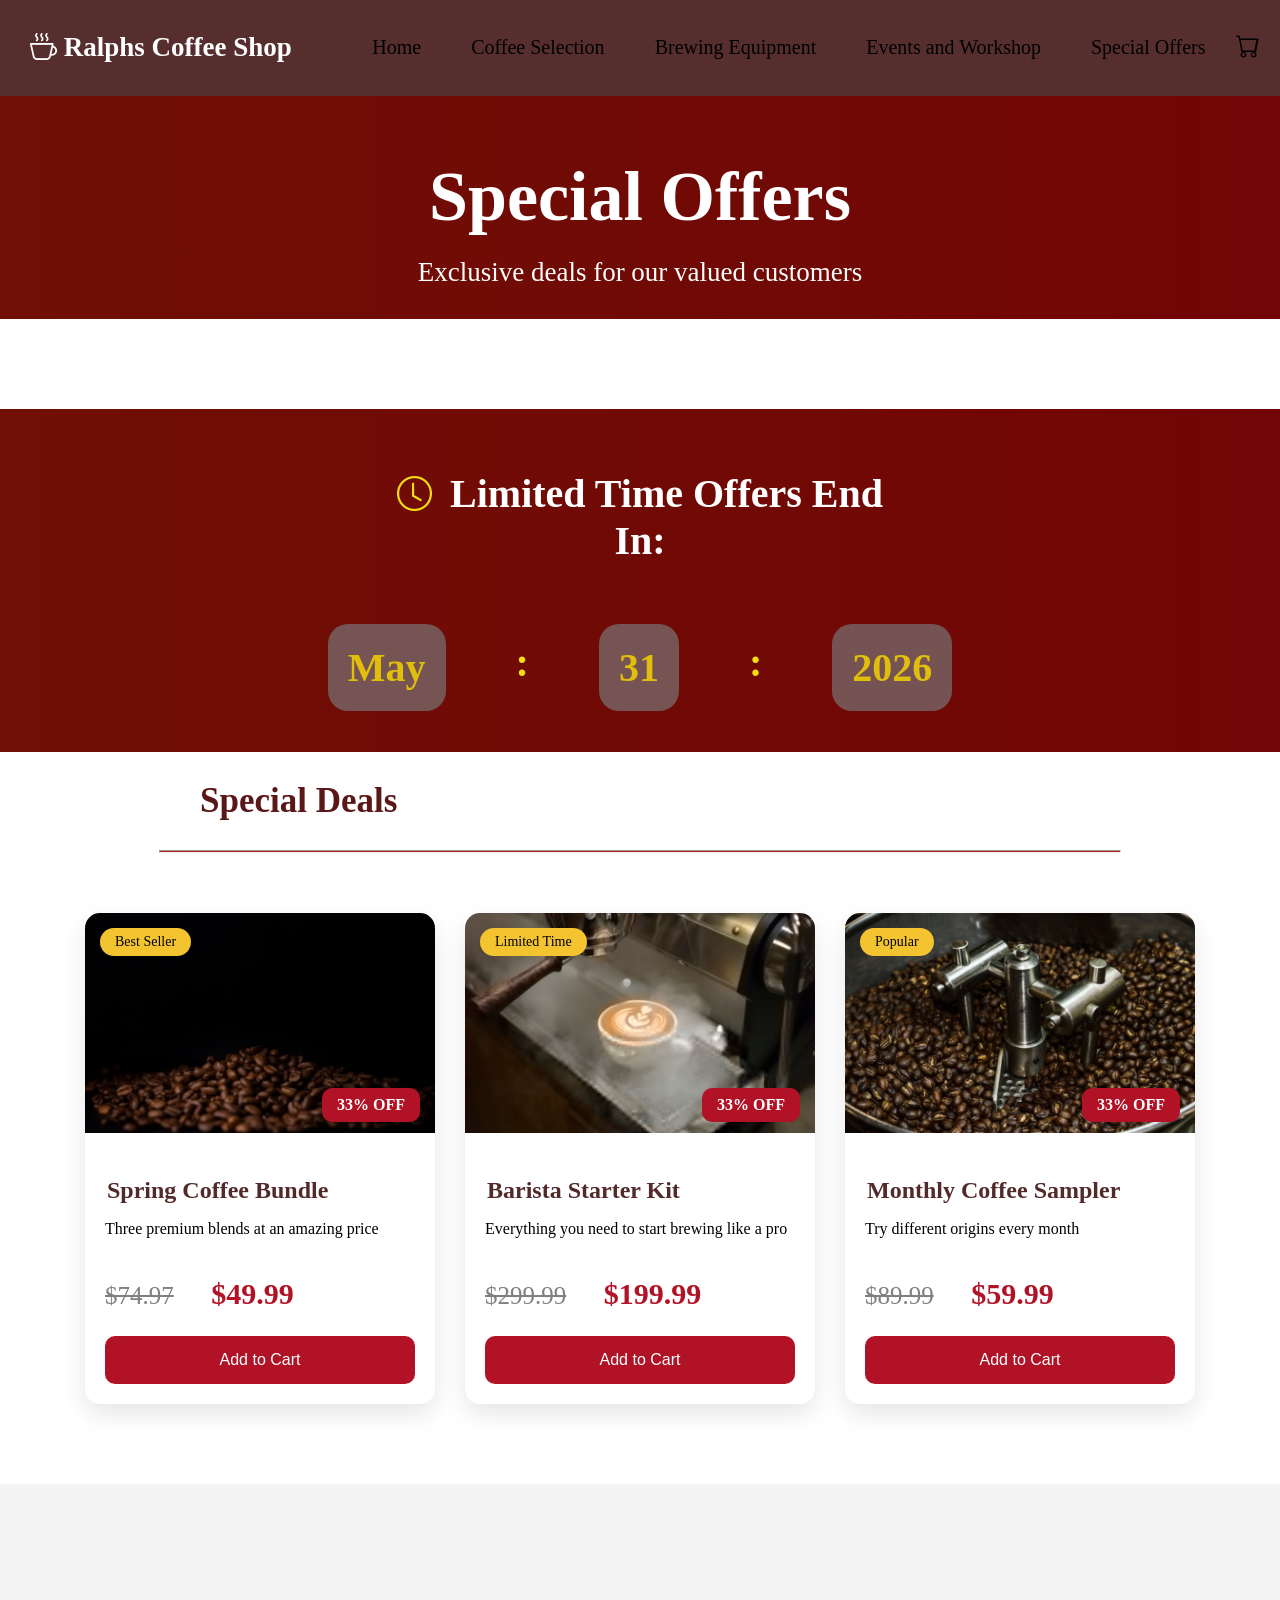
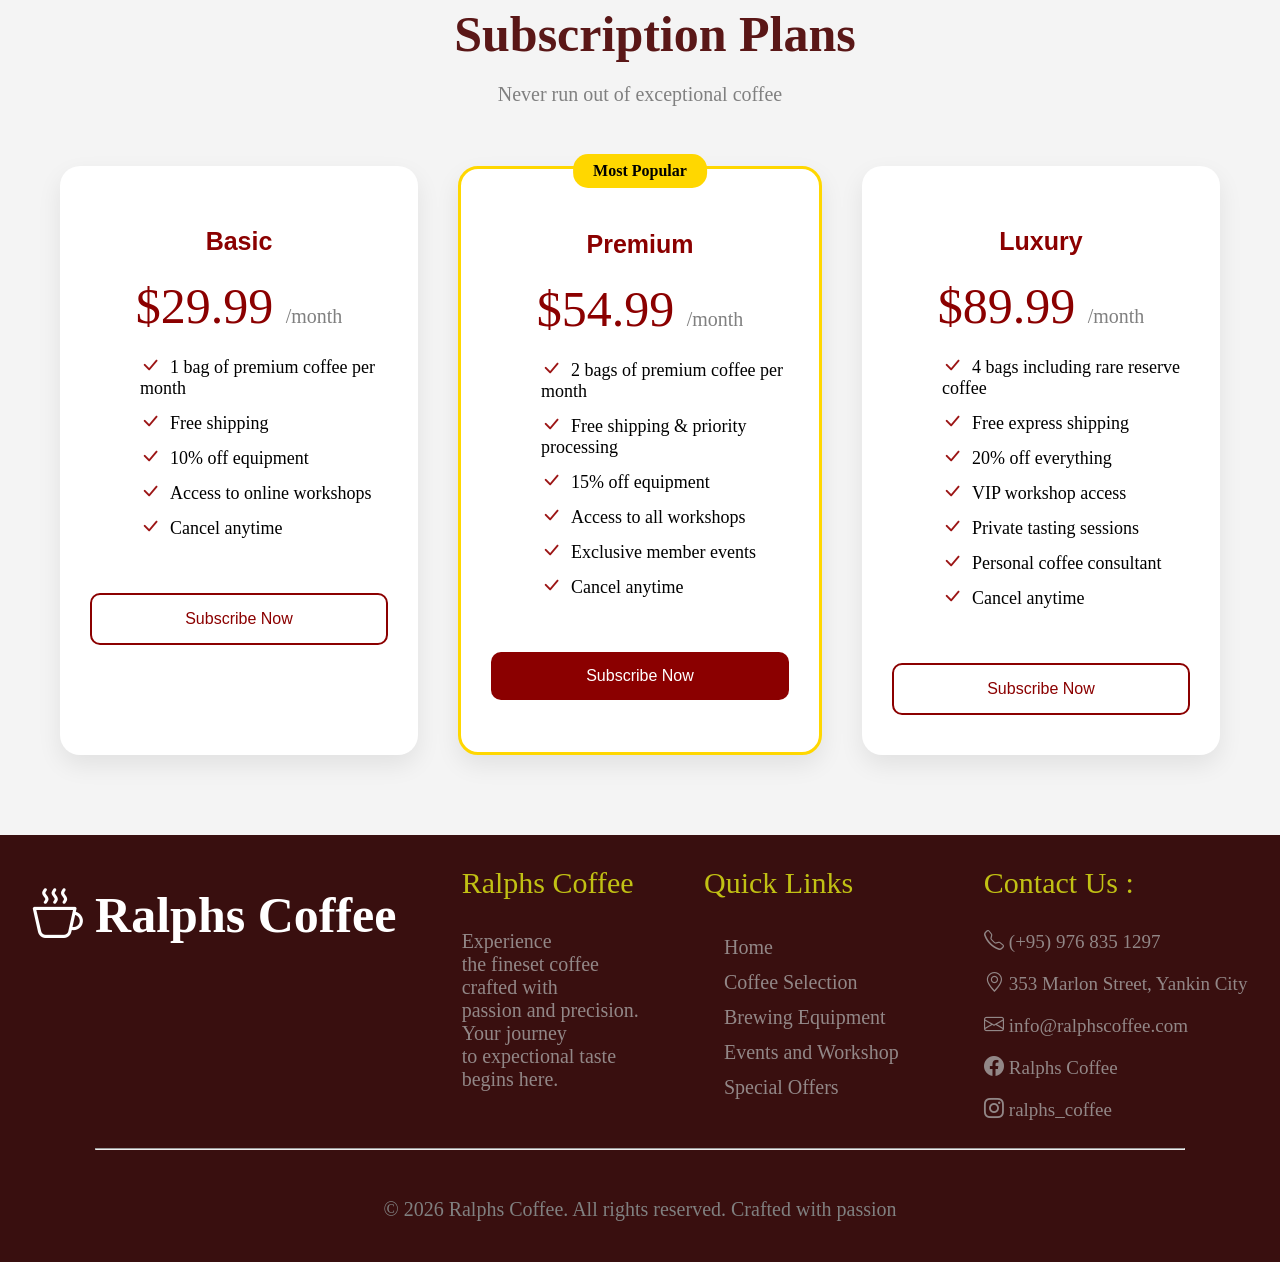
<file: offer.html>
<!DOCTYPE html>
<html lang="en">
<head>
    <meta charset="UTF-8">
    <meta name="viewport" content="width=device-width, initial-scale=1.0">
    <title>Ralphs Coffee | Special Offers</title>
    <link rel="stylesheet" href="offer.css">
    <link rel="stylesheet" href="https://cdn.jsdelivr.net/npm/bootstrap-icons@1.13.1/font/bootstrap-icons.min.css">
    <link rel="icon" href="img/shoplogo.jpg">
</head>
<body>
    <header>
        <h2 id="shoplogo">
                  <i class="bi bi-cup-hot">
                    </i> Ralphs Coffee Shop</h2>
              <nav id="navigation">
                  <ul>
                      <li><a href="index.html" class="hb">Home</a></li>
                      <li><a href="Selection.html" class="hb">Coffee Selection</a></li>
                      <li><a href="Brewing.html" class="hb">Brewing Equipment</a></li>
                      <li><a href="workshop.html" class="hb">Events and Workshop</a></li>
                      <li><a href="offer.html" class="hb">Special Offers</a></li>
                  </ul>
              </nav>
              <div class="cartIcon">
                  <a href="cart.html"><i class="bi bi-cart shoppingCart hb"></i>
                  <span id="cartCount"></span></a>
              </div>
          </header>
          <section class="title">
              <div class="Tit1">
                  <h2 id="sele1">Special Offers</h2>
                  <p id="sele2">Exclusive deals for our valued customers</p>
              </div>
          </section>
          <br><br><br><br><br>
          <section class="title">
              <div class="Tit1">
                  <h2 id="sele3"><i class="bi bi-clock titclock"></i> Limited Time Offers End In:</h2>
                  <div id="sele4">
                      <p class="may">May</p>
                      <p class="z">:</p>
                      <p class="may">31</p>
                      <p class="z">:</p>
                      <p class="may">2026</p>
                  </div>
              </div>
          </section>

          <section class="deals">

          <h1 class="section-title">Special Deals</h1>
          <hr class="Tithr">

          <div class="deal-container">

            <div class="deal-card" data-name="Spring Coffee Bundle" data-price="49.99" data-image="img/bestSeller.png">
              <div class="image-box">
                <img src="img/bestSeller.jpg" alt="bestseller">
                <span class="tag">Best Seller</span>
                <span class="discount">33% OFF</span>
              </div>

              <div class="deal-content">
                <h2 class="Tit">Spring Coffee Bundle</h2>
                <p>Three premium blends at an amazing price</p>

                <div class="price">
                  <span class="old">$74.97</span>
                  <span class="new">$49.99</span>
                </div>
                <button class="addCart" data-name="Spring Coffee Bundle" data-price="49.99" data-image="img/bestSeller.png">Add to Cart</button>
              </div>
            </div>

            <div class="deal-card" data-name="Barista Starter Kit" data-price="199.99" data-image="img/homeBarista.jpg">
              <div class="image-box">
                <img src="img/homeBarista.jpg" alt="barista">
                <span class="tag">Limited Time</span>
                <span class="discount">33% OFF</span>
              </div>

              <div class="deal-content">
                <h2 class="Tit">Barista Starter Kit</h2>
                <p>Everything you need to start brewing like a pro</p>

                <div class="price">
                  <span class="old">$299.99</span>
                  <span class="new">$199.99</span>
                </div>
                <button class="addCart" data-name="Barista Starter Kit" data-price="199.99" data-image="img/homeBarista.jpg">Add to Cart</button>
              </div>
          </div>

            <div class="deal-card" data-name="Monthly Coffee Sampler" data-price="59.99" data-image="img/roasting.jpg">
              <div class="image-box">
                <img src="img/roasting.jpg" alt="popular">
                <span class="tag">Popular</span>
                <span class="discount">33% OFF</span>
              </div>

              <div class="deal-content">
                <h2 class="Tit">Monthly Coffee Sampler</h2>
                <p>Try different origins every month</p>

                <div class="price">
                  <span class="old">$89.99</span>
                  <span class="new">$59.99</span>
                </div>
                <button class="addCart" data-name="Monthly Coffee Sampler" data-price="59.99" data-image="img/roasting.jpg">Add to Cart</button>
              </div>
            </div>

          </div>
        </section>
          <section class="pricing">

          <h1 id="secTit">Subscription Plans</h1>
          <p class="subtitle">Never run out of exceptional coffee</p>

          <div class="pricing-container">
            <div class="price-card basic">
              <h2 class="basicTit">Basic</h2>
              <div class="price">$29.99 <span class="mon">/month</span>
            </div>
                <ul class="ulbd">
                <li class="tst"><i class="bi bi-check-lg check"></i>1 bag of premium coffee per month</li>
                <li class="tst"><i class="bi bi-check-lg check"></i>Free shipping</li>
                <li class="tst"><i class="bi bi-check-lg check"></i>10% off equipment</li>
                <li class="tst"><i class="bi bi-check-lg check"></i>Access to online workshops</li>
                <li class="tst"><i class="bi bi-check-lg check"></i>Cancel anytime</li>
              </ul>

              <button class="outline-btn">Subscribe Now</button>
              
            </div>

            <div class="price-card premium">
              <div class="popular-badge">Most Popular</div>

              <h2 class="basicTit">Premium</h2>
              <div class="price">$54.99 <span class="mon">/month</span></div>

              <ul class="ulbd">
                <li class="tst"><i class="bi bi-check-lg check"></i>2 bags of premium coffee per month</li>
                <li class="tst"><i class="bi bi-check-lg check"></i>Free shipping & priority processing</li>
                <li class="tst"><i class="bi bi-check-lg check"></i>15% off equipment</li>
                <li class="tst"><i class="bi bi-check-lg check"></i>Access to all workshops</li>
                <li class="tst"><i class="bi bi-check-lg check"></i>Exclusive member events</li>
                <li class="tst"><i class="bi bi-check-lg check"></i>Cancel anytime</li>
              </ul>

              <button class="solid-btn">Subscribe Now</button>
            </div>
            <div class="price-card luxury">
              <h2 class="basicTit">Luxury</h2>
              <div class="price">$89.99 <span class="mon">/month</span></div>

              <ul class="ulbd">
                <li class="tst"><i class="bi bi-check-lg check"></i>4 bags including rare reserve coffee</li>
                <li class="tst"><i class="bi bi-check-lg check"></i>Free express shipping</li>
                <li class="tst"><i class="bi bi-check-lg check"></i>20% off everything</li>
                <li class="tst"><i class="bi bi-check-lg check"></i>VIP workshop access</li>
                <li class="tst"><i class="bi bi-check-lg check"></i>Private tasting sessions</li>
                <li class="tst"><i class="bi bi-check-lg check"></i>Personal coffee consultant</li>
                <li class="tst"><i class="bi bi-check-lg check"></i>Cancel anytime</li>
              </ul>

              <button class="outline-btn">Subscribe Now</button>
            </div>

          </div>
        </section>
         <footer class="homeFoot">
        <div class="footText">
            <div class="text1">
                <p class="t1Head"> <i class="bi bi-cup-hot"></i> Ralphs Coffee</p>
            </div>
            <div class="text2">
                <p class="t2Head">Ralphs Coffee</p>
                <p class="t2Body">Experience<br> the fineset coffee<br> crafted with<br> passion and precision.<br>
                    Your journey<br> to expectional taste<br> begins here.
                </p>    
            </div>
            <div class="text4">
                <p class="t4Head">Quick Links</p>
                <p class="t4Body">
                <a href="index.html" class="ql">Home</a><br>
                <a href="Selection.html" class="ql">Coffee Selection</a><br>
                <a href="Brewing.html" class="ql">Brewing Equipment</a><br>
                <a href="workshop.html" class="ql">Events and Workshop</a><br>
                <a href="offer.html" class="ql">Special Offers</a><br>
            </p>
            </div>      
            <div class="text3">
                <p class="t3Head">Contact Us :</p>
                <div class="t3Body">
                    <p class="t3Body"><i class="bi bi-telephone"> </i> (+95) 976 835 1297</p>
                    <p class="t3Body"><i class="bi bi-geo-alt"> </i> 353 Marlon Street, Yankin City</p>
                    <p class="t3Body"><i class="bi bi-envelope"> </i>  info@ralphscoffee.com</p>
                    <p class="t3Body"><i class="bi bi-facebook"> </i>  Ralphs Coffee</p>
                    <p class="t3Body"><i class="bi bi-instagram"> </i>  ralphs_coffee</p>
                </div>

            </div>
        </div>
        <hr>
        <div class="finText">
            <p id="finalText">© 2026 Ralphs Coffee. All rights reserved. Crafted with passion</p>
        </div>
    </footer>
    <script src="cart-system.js"></script>
</body>
</html>
</file>
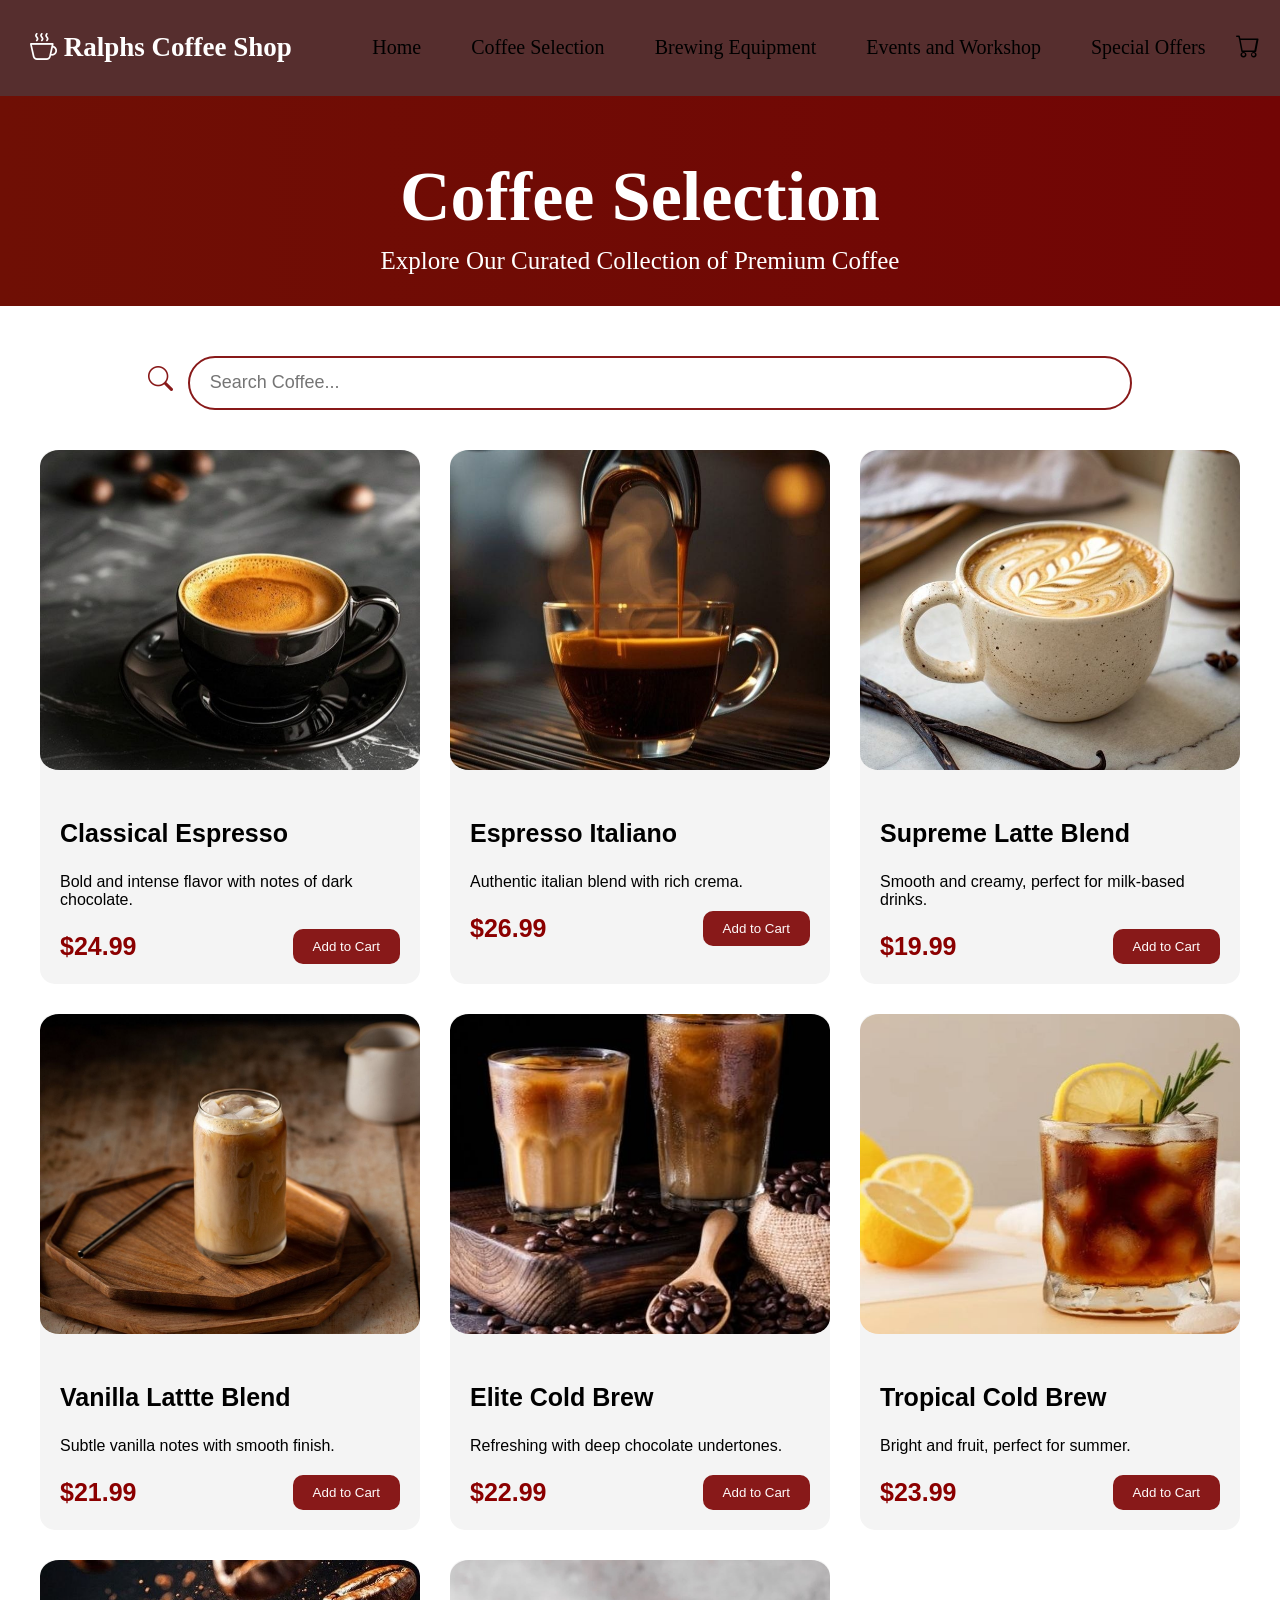
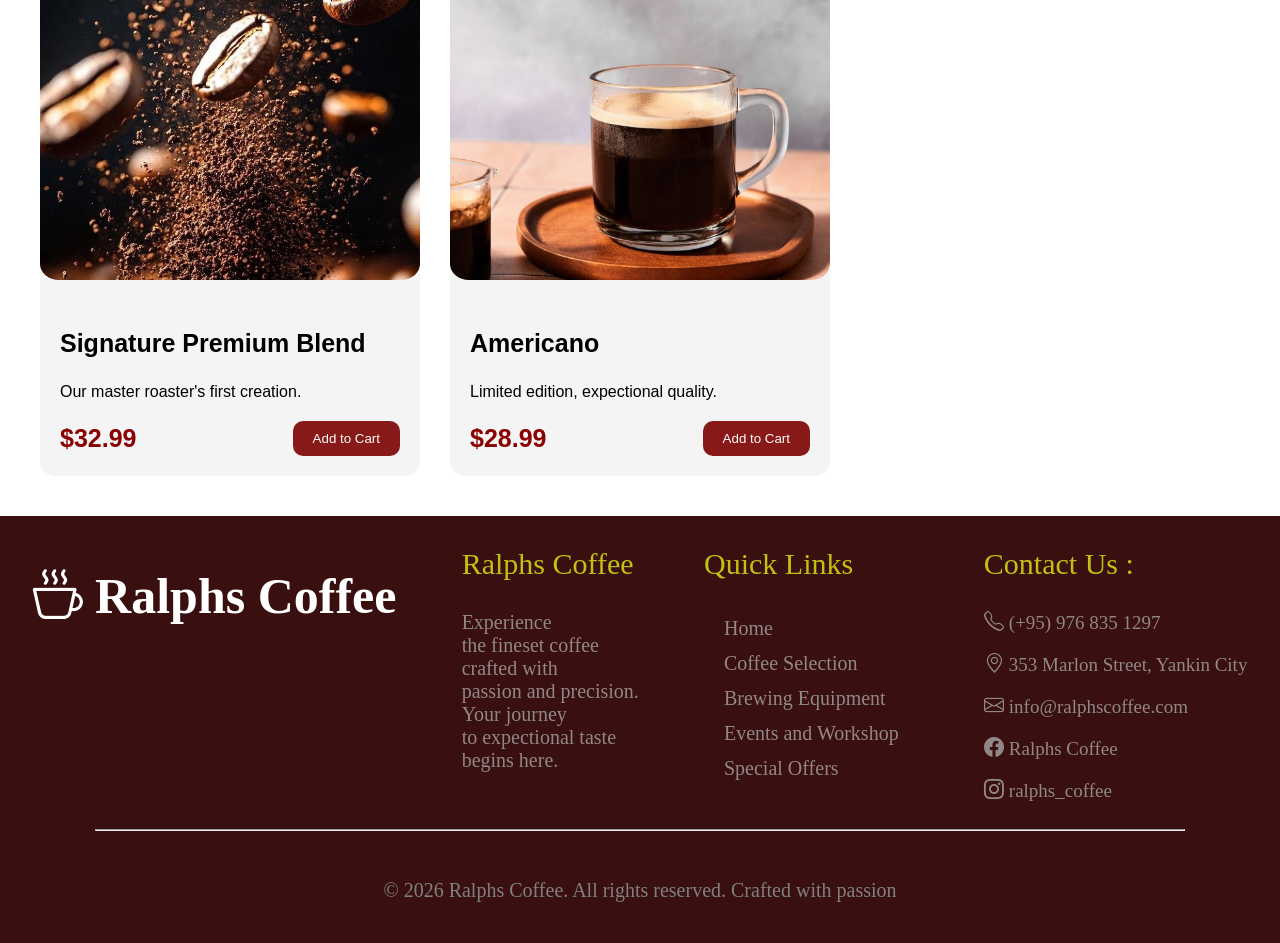
<file: Selection.html>
<!DOCTYPE html>
<html lang="en">
<head>
    <meta charset="UTF-8">
    <meta name="viewport" content="width=device-width, initial-scale=1.0">
    <title>Ralphs Coffee Shop | Coffee Selection</title>
    <link rel="stylesheet" href="Selection.css">
    <link rel="stylesheet" href="https://cdn.jsdelivr.net/npm/bootstrap-icons@1.13.1/font/bootstrap-icons.min.css">
    <link rel="icon" href="img/shoplogo.jpg">

</head>
<body>
    <header>
        <h2 id="shoplogo">
            <i class="bi bi-cup-hot">
               </i> Ralphs Coffee Shop</h2>
        <nav id="navigation">
            <ul>
                <li><a href="index.html" class="hb">Home</a></li>
                <li><a href="Selection.html" class="hb">Coffee Selection</a></li>
                <li><a href="Brewing.html" class="hb">Brewing Equipment</a></li>
                <li><a href="workshop.html" class="hb">Events and Workshop</a></li>
                <li><a href="offer.html" class="hb">Special Offers</a></li>
            </ul>
        </nav>
        <div class="cartIcon">
            <a href="cart.html"><i class="bi bi-cart shoppingCart hb"></i>
            <span id="cartCount"></span></a>
        </div>
    </header>
    <section class="title">
        <div class="Tit1">
            <h2 id="sele1">Coffee Selection</h2>
            <p id="sele2">Explore Our Curated Collection of Premium Coffee</p>
        </div>
    </section>
    <section class="coffeeSelect">
      <div class="searchArea">
        <i class="bi bi-search"></i>
        <input type="text" id="coffeeSearch" placeholder="Search Coffee...">
        </div>
        <div class="cofSel">
           <div class="clsEsp" data-name="Classical Espresso" data-price="24.99" data-image="img/ClassicalEspresso.jpg">
              <img src="img/ClassicalEspresso.jpg" alt="ClassicalEspresso" id="classical">
                <div class="content">
                    <h3 class="clsTit">Classical Espresso</h3>
                      <p class="clsText">Bold and intense flavor with notes of dark chocolate.</p>
                        <div class="cofPrice">
                         <span class="Price">$24.99</span>
                        <button class="addCart" data-name="Classical Espresso" data-price="24.99" data-image="img/ClassicalEspresso.jpg">Add to Cart</button>
                    </div>
                </div>
            </div>
                 <div class="Italiano" data-name="Espresso Italiano" data-price="26.99" data-image="img/EspressoItaliano.jpg">
                    <img src="img/EspressoItaliano.jpg" alt="EspressoItaliano" id="italianoIMG">
                      <div class="content">
                        <h3 class="itaTit">Espresso Italiano</h3>
                          <p class="itsText">Authentic italian blend with rich crema.</p>
                            <div class="cofPrice">
                             <span class="Price">$26.99</span>
                           <button class="addCart" data-name="Espresso Italiano" data-price="26.99" data-image="img/EspressoItaliano.jpg">Add to Cart</button>
                            </div>
                     </div>
                </div>
                <div class="supLat" data-name="Supreme Latte Blend" data-price="19.99" data-image="img/SupremeLatte.jpg">
                    <img src="img/SupremeLatte.jpg" alt="SupremeLatte" id="supreme">
                      <div class="content">
                        <h3 class="supTit">Supreme Latte Blend</h3>
                          <p class="supText">Smooth and creamy, perfect for milk-based drinks.</p>
                            <div class="cofPrice">
                             <span class="Price">$19.99</span>
                           <button class="addCart" data-name="Supreme Latte Blend" data-price="19.99" data-image="img/SupremeLatte.jpg">Add to Cart</button>
                            </div>
                     </div>
                </div>
                <div class="vanLat" data-name="Vanilla Latte Blend" data-price="21.99" data-image="img/VanillaLatte.jpg">
                    <img src="img/VanillaLatte.jpg" alt="VanillaLatte" id="vanilla">
                      <div class="content">
                        <h3 class="vanTit">Vanilla Lattte Blend</h3>
                          <p class="vanText">Subtle vanilla notes with smooth finish.</p>
                            <div class="cofPrice">
                             <span class="Price">$21.99</span>
                          <button class="addCart" data-name="Vanilla Latte Blend" data-price="21.99" data-image="img/VanillaLatte.jpg">Add to Cart</button>
                            </div>
                     </div>
                </div>
                <div class="ecold" data-name="Elite Cold Brew" data-price="22.99" data-image="img/EliteCold.jpg">
                    <img src="img/EliteCold.jpg" alt="EliteCold" id="EliteCold">
                      <div class="content">
                        <h3 class="ecoldTit">Elite Cold Brew</h3>
                          <p class="ecoldText">Refreshing with deep chocolate undertones.</p>
                            <div class="cofPrice">
                             <span class="Price">$22.99</span>
                           <button class="addCart" data-name="Elite Cold Brew" data-price="22.99" data-image="img/EliteCold.jpg">Add to Cart</button>
                            </div>
                     </div>
                </div>
                <div class="Tro" data-name="Tropical Cold Brew" data-price="23.99" data-image="img/TropicalCold.jpg">
                    <img src="img/TropicalCold.jpg" alt="Tropical" id="tropical">
                      <div class="content">
                        <h3 class="troTit">Tropical Cold Brew</h3>
                          <p class="troText">Bright and fruit, perfect for summer.</p>
                            <div class="cofPrice">
                             <span class="Price">$23.99</span>
                           <button class="addCart" data-name="Tropical Cold Brew" data-price="23.99" data-image="img/TropicalCold.jpg">Add to Cart</button>
                            </div>
                     </div>
                </div>
                <div class="sign" data-name="Signature Premium Blend" data-price="32.99" data-image="img/SignaturePreBlend.jpg">
                    <img src="img/SignaturePreBlend.jpg" alt="SignaturePreBlend" id="signature">
                      <div class="content">
                        <h3 class="signTit">Signature Premium Blend</h3>
                          <p class="signText">Our master roaster's first creation.</p>
                            <div class="cofPrice">
                             <span class="Price">$32.99</span>
                           <button class="addCart" data-name="Signature Premium Blend" data-price="32.99" data-image="img/SignaturePreBlend.jpg">Add to Cart</button>
                            </div>
                     </div>
                </div>
                <div class="amr" data-name="Americano" data-price="28.99" data-image="img/Americano.jpg">
                    <img src="img/Americano.jpg" alt="Americano" id="Americano">
                      <div class="content">
                        <h3 class="amrTit">Americano</h3>
                          <p class="amrText">Limited edition, expectional quality.</p>
                            <div class="cofPrice">
                             <span class="Price">$28.99</span>
                           <button class="addCart" data-name="Americano" data-price="28.99" data-image="img/Americano.jpg">Add to Cart</button>
                            </div>
                     </div>
                </div>
        </div>
    </section>
     <footer class="homeFoot">
        <div class="footText">
            <div class="text1">
                <p class="t1Head"> <i class="bi bi-cup-hot"></i> Ralphs Coffee</p>
            </div>
            <div class="text2">
                <p class="t2Head">Ralphs Coffee</p>
                <p class="t2Body">Experience<br> the fineset coffee<br> crafted with<br> passion and precision.<br>
                    Your journey<br> to expectional taste<br> begins here.
                </p>    
            </div>
            <div class="text4">
                <p class="t4Head">Quick Links</p>
                <p class="t4Body">
                <a href="index.html" class="ql">Home</a><br>
                <a href="Selection.html" class="ql" >Coffee Selection</a><br>
                <a href="Brewing.html" class="ql">Brewing Equipment</a><br>
                <a href="workshop.html" class="ql">Events and Workshop</a><br>
                <a href="offer.html" class="ql">Special Offers</a><br>
            </p>
            </div>
            <div class="text3">
                <p class="t3Head">Contact Us :</p>
                <div class="t3Body">
                    <p class="t3Body"><i class="bi bi-telephone"> </i> (+95) 976 835 1297</p>
                    <p class="t3Body"><i class="bi bi-geo-alt"> </i> 353 Marlon Street, Yankin City</p>
                    <p class="t3Body"><i class="bi bi-envelope"> </i>  info@ralphscoffee.com</p>
                    <p class="t3Body"><i class="bi bi-facebook"> </i>  Ralphs Coffee</p>
                    <p class="t3Body"><i class="bi bi-instagram"> </i>  ralphs_coffee</p>
                </div>

            </div>
        </div>
        <hr>
        <div class="finText">
            <p id="finalText">© 2026 Ralphs Coffee. All rights reserved. Crafted with passion</p>
        </div>
    </footer>
    <!-- search bar JS -->
    <script>
document.getElementById("coffeeSearch").addEventListener("keyup", function () {

    let searchValue = this.value.toLowerCase();
    let products = document.querySelectorAll(".cofSel > div");

    products.forEach(function (product) {

        let coffeeName = product.querySelector("h3").textContent.toLowerCase();

        if (coffeeName.includes(searchValue)) {
            product.style.display = "block";
        } else {
            product.style.display = "none";
        }

    });

});
</script>
<script src="cart-system.js"></script>
</body>
</html>
</file>
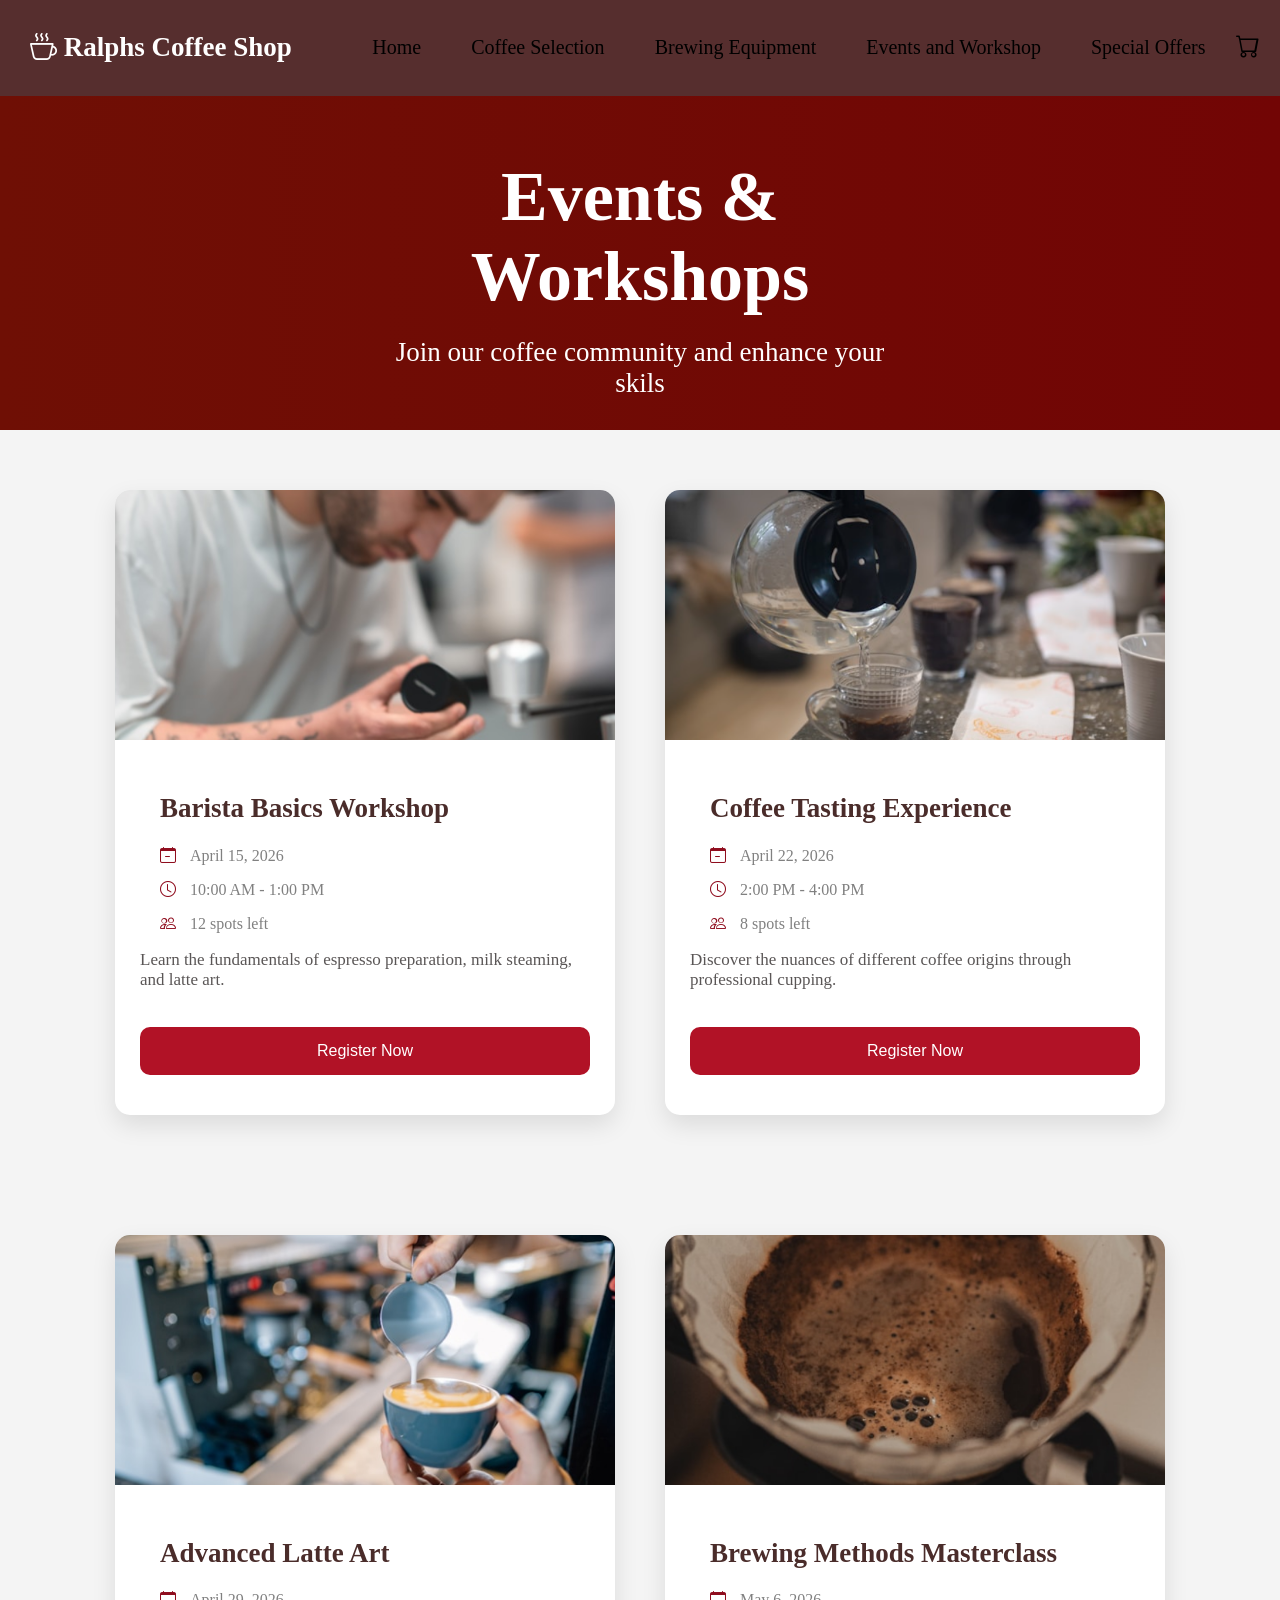
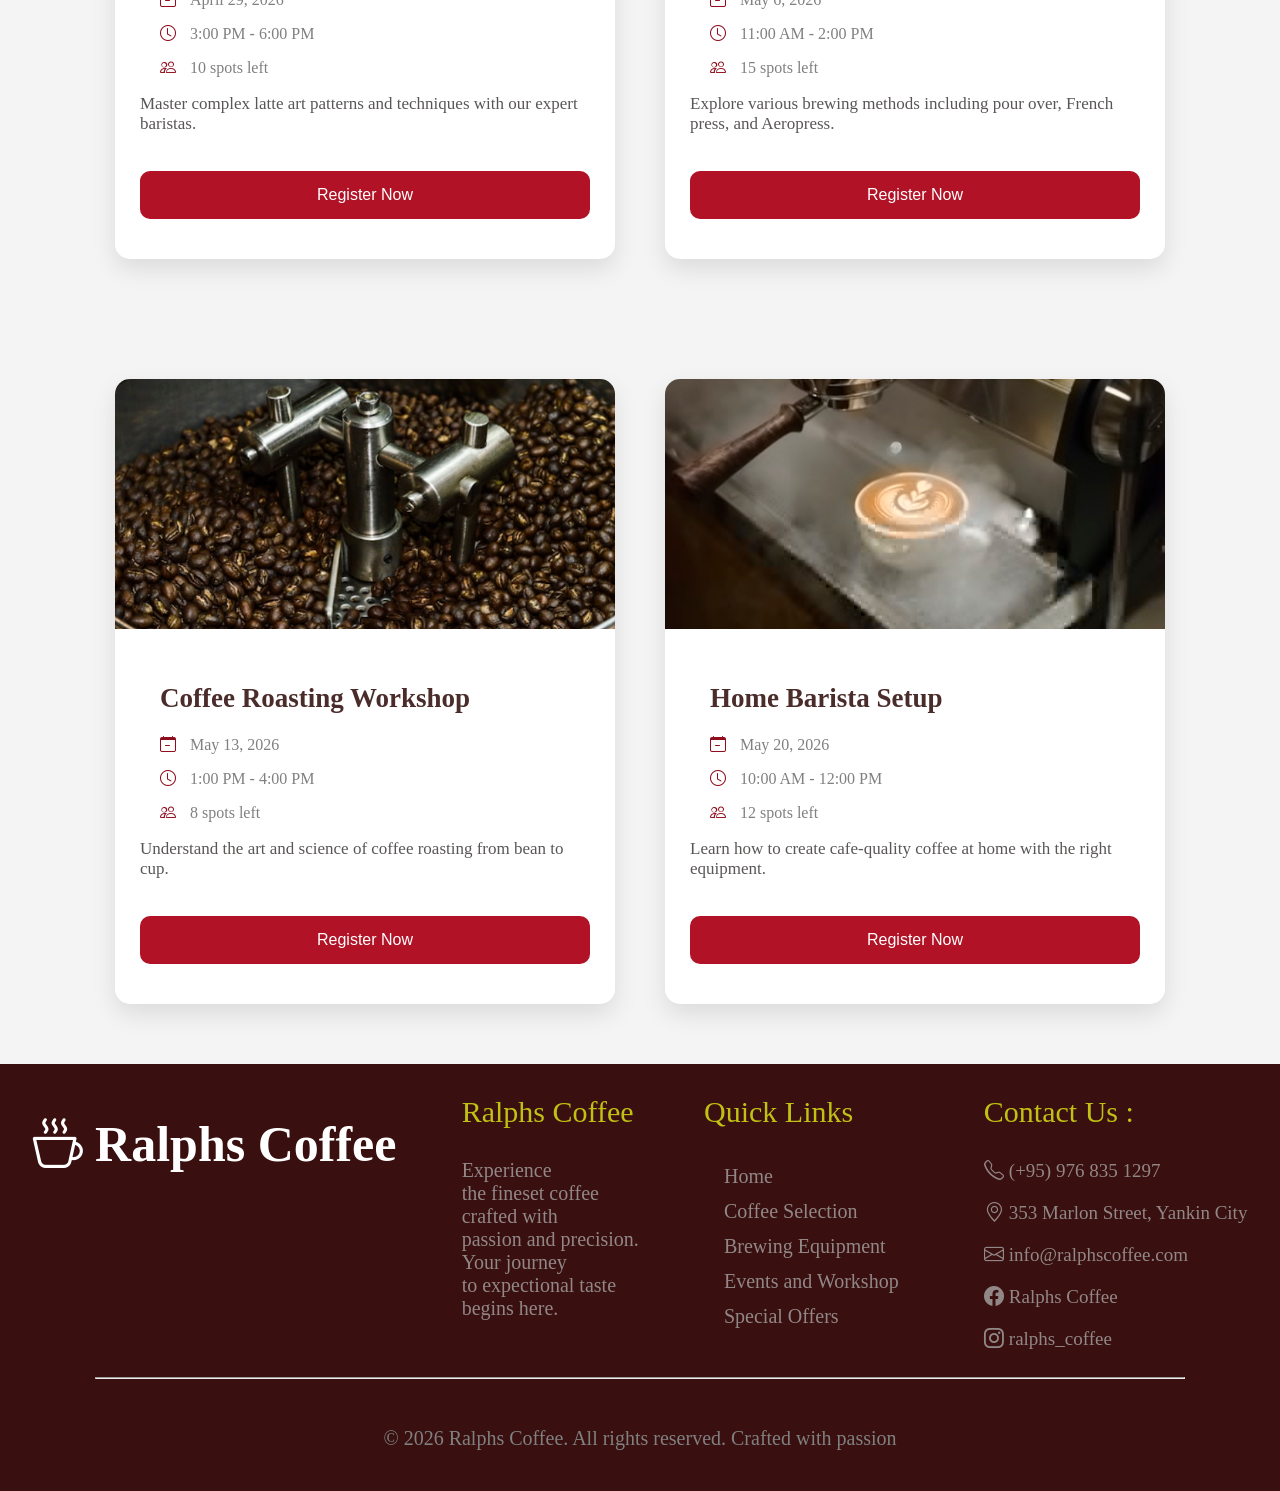
<file: workshop.html>
<!DOCTYPE html>
<html lang="en">
<head>
    <meta charset="UTF-8">
    <meta name="viewport" content="width=device-width, initial-scale=1.0">
    <title>Ralphs Coffee | Workshop</title>
    <link rel="stylesheet" href="workshop.css">
    <link rel="stylesheet" href="https://cdn.jsdelivr.net/npm/bootstrap-icons@1.13.1/font/bootstrap-icons.min.css">
    <link rel="icon" href="img/shoplogo.jpg">
</head>
<body>
     <header>
        <h2 id="shoplogo">
            <i class="bi bi-cup-hot">
               </i> Ralphs Coffee Shop</h2>
        <nav id="navigation">
            <ul>
                <li><a href="index.html" class="hb">Home</a></li>
                <li><a href="Selection.html" class="hb">Coffee Selection</a></li>
                <li><a href="Brewing.html" class="hb">Brewing Equipment</a></li>
                <li><a href="workshop.html" class="hb">Events and Workshop</a></li>
                <li><a href="offer.html" class="hb">Special Offers</a></li>
            </ul>
        </nav>
        <div class="cartIcon">
            <a href="cart.html"><i class="bi bi-cart shoppingCart hb"></i>
            <span id="cartCount"></span></a>
        </div>
    </header>
    <section class="title">
        <div class="Tit1">
            <h2 id="sele1">Events & Workshops</h2>
            <p id="sele2">Join our coffee community and enhance your skils</p>
        </div>
    </section>
    <section class="event1">
                <div class="info">
               <img src="img/barista.jpg" alt="Barista Workshop">
           
               <div class="info-body">
                 <h2 class="tit">Barista Basics Workshop</h2>
                 <div class="body">
                    <p class="date"><i class="bi bi-calendar-minus con"> </i> April 15, 2026</p>
                 <p class="time"><i class="bi bi-clock con"></i> 10:00 AM - 1:00 PM</p>
                 <p class="spots"><i class="bi bi-people con"></i> 12 spots left</p>
                 </div>
                 <p class="text">
                   Learn the fundamentals of espresso preparation, milk steaming, and latte art.
                 </p>

                 <button>Register Now</button>
               </div>
             </div>

            <div class="info">
              <img src="img/tasting.jpg" alt="Coffee Tasting">

              <div class="info-body">
                <h2 class="tit">Coffee Tasting Experience</h2>
                <div class="body">
                     <p class="date"><i class="bi bi-calendar-minus con"> </i> April 22, 2026</p>
                     <p class="time"><i class="bi bi-clock con"> </i> 2:00 PM - 4:00 PM</p>
                     <p class="spots"><i class="bi bi-people con"> </i> 8 spots left</p>
                </div>
               
                <p class="text">
                  Discover the nuances of different coffee origins through professional cupping.
                </p>
          
                <button>Register Now</button>
              </div>
         </div> 
</section>
        <section class="event2">
            <div class="info">
               <img src="img/advLatte.jpg" alt="Barista Workshop">
           
               <div class="info-body">
                 <h2 class="tit">Advanced Latte Art</h2>
                 <div class="body">
                    <p class="date"><i class="bi bi-calendar-minus con"> </i> April 29, 2026</p>
                 <p class="time"><i class="bi bi-clock con"></i> 3:00 PM - 6:00 PM</p>
                 <p class="spots"><i class="bi bi-people con"></i> 10 spots left</p>
                 </div>
                 <p class="text">
                   Master complex latte art patterns and techniques with our expert baristas.
                 </p>

                 <button>Register Now</button>
               </div>
             </div>

            <div class="info">
              <img src="img/brewing.jpg" alt="Coffee Tasting">

              <div class="info-body">
                <h2 class="tit">Brewing Methods Masterclass</h2>
                <div class="body">
                     <p class="date"><i class="bi bi-calendar-minus con"> </i> May 6, 2026</p>
                     <p class="time"><i class="bi bi-clock con"> </i> 11:00 AM - 2:00 PM</p>
                     <p class="spots"><i class="bi bi-people con"> </i> 15 spots left</p>
                </div>
               
                <p class="text">
                  Explore various brewing methods including pour over, French press, and Aeropress.
                </p>
          
                <button>Register Now</button>
              </div>
            </div>
        </section>
        <section class="event3">
            <div class="info">
               <img src="img/roasting.jpg" alt="Barista Workshop">
           
               <div class="info-body">
                 <h2 class="tit">Coffee Roasting Workshop</h2>
                 <div class="body">
                    <p class="date"><i class="bi bi-calendar-minus con"> </i> May 13, 2026</p>
                 <p class="time"><i class="bi bi-clock con"></i> 1:00 PM - 4:00 PM</p>
                 <p class="spots"><i class="bi bi-people con"></i> 8 spots left</p>
                 </div>
                 <p class="text">
                   Understand the art and science of coffee roasting from bean to cup.
                 </p>

                 <button>Register Now</button>
               </div>
             </div>

            <div class="info">
              <img src="img/homeBarista.jpg" alt="Coffee Tasting">

              <div class="info-body">
                <h2 class="tit">Home Barista Setup</h2>
                <div class="body">
                     <p class="date"><i class="bi bi-calendar-minus con"> </i> May 20, 2026</p>
                     <p class="time"><i class="bi bi-clock con"> </i> 10:00 AM - 12:00 PM</p>
                     <p class="spots"><i class="bi bi-people con"> </i> 12 spots left</p>
                </div>
               
                <p class="text">
                  Learn how to create cafe-quality coffee at home with the right equipment.
                </p>
          
                <button>Register Now</button>
              </div>
            </div>
        </section>
        <!-- REGISTER MODAL -->
<div id="registerModal" class="registerModal">
  <div class="registerBox">
    <span class="closeBtn">&times;</span>
    <h2>Workshop Registration</h2>

    <form id="registerForm">
      <div class="formRow">
        <input type="text" placeholder="First Name" required>
        <input type="text" placeholder="Last Name" required>
      </div>

      <div class="formRow">
        <input type="date" required>
        <input type="tel" placeholder="Phone Number" required>
      </div>

      <input type="email" placeholder="Email Address" required>

      <select required>
        <option value="">Select Workshop</option>
        <option>Barista Basics Workshop</option>
        <option>Coffee Tasting Experience</option>
        <option>Advanced Latte Art</option>
        <option>Brewing Methods Masterclass</option>
        <option>Coffee Roasting Workshop</option>
        <option>Home Barista Setup</option>
      </select>

      <textarea rows="4" placeholder="Special Requests"></textarea>

      <button type="submit" class="confirmBtn">Confirm Registration</button>
    </form>
  </div>
</div>
       <footer class="homeFoot">
        <div class="footText">
            <div class="text1">
                <p class="t1Head"> <i class="bi bi-cup-hot"></i> Ralphs Coffee</p>
            </div>
            <div class="text2">
                <p class="t2Head">Ralphs Coffee</p>
                <p class="t2Body">Experience<br> the fineset coffee<br> crafted with<br> passion and precision.<br>
                    Your journey<br> to expectional taste<br> begins here.
                </p>    
            </div>
            <div class="text4">
                <p class="t4Head">Quick Links</p>
                <p class="t4Body">
                <a href="index.html" class="ql">Home</a><br>
                <a href="Selection.html" class="ql">Coffee Selection</a><br>
                <a href="Brewing.html" class="ql">Brewing Equipment</a><br>
                <a href="workshop.html" class="ql">Events and Workshop</a><br>
                <a href="offer.html" class="ql">Special Offers</a><br>
            </p>
            </div>      
            <div class="text3">
                <p class="t3Head">Contact Us :</p>
                <div class="t3Body">
                    <p class="t3Body"><i class="bi bi-telephone"> </i> (+95) 976 835 1297</p>
                    <p class="t3Body"><i class="bi bi-geo-alt"> </i> 353 Marlon Street, Yankin City</p>
                    <p class="t3Body"><i class="bi bi-envelope"> </i>  info@ralphscoffee.com</p>
                    <p class="t3Body"><i class="bi bi-facebook"> </i>  Ralphs Coffee</p>
                    <p class="t3Body"><i class="bi bi-instagram"> </i>  ralphs_coffee</p>
                </div>

            </div>
        </div>
        <hr>
        <div class="finText">
            <p id="finalText">© 2026 Ralphs Coffee. All rights reserved. Crafted with passion</p>
        </div>
    </footer>
    <script>
        const modal = document.getElementById("registerModal");
        const buttons = document.querySelectorAll(".info button");
        const closeBtn = document.querySelector(".closeBtn");
        const form = document.getElementById("registerForm");
        const workshopSelect = form.querySelector("select");

        /* OPEN MODAL */
        buttons.forEach(btn => {
          btn.addEventListener("click", function () {
            modal.style.display = "flex";

            // Get workshop title
            const workshopTitle = this.closest(".info").querySelector(".tit").innerText;

            // Auto select correct workshop
            for (let option of workshopSelect.options) {
              if (option.text === workshopTitle) {
                option.selected = true;
              }
            }
          });
        });

        /* CLOSE MODAL */
        closeBtn.addEventListener("click", () => {
          modal.style.display = "none";
          form.reset();
        });

        /* CLICK OUTSIDE TO CLOSE */
        window.addEventListener("click", function (e) {
          if (e.target === modal) {
            modal.style.display = "none";
            form.reset();
          }
        });

        /* SUBMIT FORM */
        form.addEventListener("submit", function (e) {
          e.preventDefault();
          alert("Registration Successful! ");
          modal.style.display = "none";
          form.reset();
        });
        </script>
</body>
</html>
</file>
<file: index.css>
/* Nav Bar */
header{
    margin: 0;
    box-sizing: border-box;
    background: rgb(86, 46, 46);
    display: flex;
    justify-content: space-between;
    align-items: center;
    padding: 10px 10px;
    font-size: large;
}
h2{
    color: rgb(255, 255, 255);
    padding: 0px 20px;
}
nav ul{
    display: flex;
    list-style-type: none;
    gap: 30px;
    font-size: large;
}
.hb{
    text-decoration: none;
    color:black;
    font-size: 20px;
    padding: 10px;
}
.hb:hover{
    color: rgb(255, 255, 0);
     box-shadow: 0 10px 25px rgba(0,0,0,0.3);
    transform: translateY(-3px);
    border: 1px;
    border-radius: 30px;
}
.shoplogo{
    padding-left: 20px;
}
.shoppingCart{
    font-size:x-large;
}
/* shopping cart no.  */
#cartCount {
    background: #ffd700;
    color: #4a1a1a;
    border-radius: 50%;
    padding: 2px 6px;
    font-size: 12px;
    font-weight: bold;
    margin-left: 5px;
    display: none;
}
.cartIcon {
    position: relative;
}
/* HomePage Section */
.storyIMG{
    border-radius: 3%;
    width: 380px;
}
.homePage{
    content: "";
    inset: 0;
    background: linear-gradient(to right, #951c3f, #000000);
    opacity: 0.85;
    background-attachment: fixed;
    background-size: cover;
    padding: 200px 90px;
    margin-bottom: 0px;
}
.homeDesign{
    position: relative;
    text-align: center;
    color: white;
    max-width: 800px;
    padding: 0 300px;
}
h1{
    font-size: 60px;
    margin-bottom: 20px;
    color: rgb(255, 255, 255);
}
.ELI{
    font-size: 30px;
    margin-bottom: 30px;
    color: rgb(233, 233, 233)
}
#btn:hover{
     transform: translateY(-5px);
    box-shadow: 0 10px 25px rgba(0,0,0,0.3);
}
#btn{
    background: #9a062b;
    color:rgb(197, 177, 177);
    padding: 15px 35px;
    border-radius: 8px;
    font-weight: bold;
    font-size: 20px;
    text-decoration: none;
}
body{
    margin:0;
    background-image: url('HomePage_BG.jpg');
    background-repeat: no-repeat;
    background-size: cover;
    background-attachment: fixed;
    background-position: center;
}
.Story{
    margin:0;
    background-color: white;
    background-repeat: no-repeat;
    background-size: cover;
    background-attachment: fixed;
    background-position: center;
    padding: 1px 0px;
}
#OS{
    padding: 0px 0px;
    font-size: 40px;
    color: rgb(110, 65, 65);
}
.styText{
    font-size: 20px;
}
/* story section */
.containerForStory{
    display: flex;
    gap: 70px;
    margin: 40px;
    padding: 60px 40px;
}
.notes{
    font-size: medium;
}
.marking{
    display: flex;
    gap: 50px;
}
.bi-check-square{
    color:rgb(192, 48, 48);
}
.bi-clock{
    color:rgb(192, 48, 48);
}
.bi-heart{
    color:rgb(192, 48, 48);
}
/* review section */
#revTitle {
    text-align: center;
    font-size: 48px;
    margin-bottom: 10px;
    padding: 0;
    color: white;
    margin-top: 1px;
}
#revSubT {
    text-align: center;
    font-size: 22px;
    margin-bottom: 60px;
    padding: 0;
    color: white;
}
.containerForRev{
    margin:0;
    background: linear-gradient(135deg, #4b1e1e, #1a1a1a);
    background-repeat: no-repeat;
    background-size: cover;
    background-attachment: fixed;
    background-position: center;
    padding: 100px 20px;
}
#Sarah, #Emily, #James, #Michael {
    background: rgba(255, 255, 255, 0.08);
    backdrop-filter: blur(10px);
    width: 550px;
    padding: 50px 40px;
    border-radius: 25px;
    box-shadow: 0 20px 40px rgba(0,0,0,0.4);
    text-align: center;
}
.reviewWrapper {
    display: flex;
    justify-content: center;
    align-items: center;
}
.bi-star-fill, .bi-star-half{
    color: gold;
    font-size: 30px;
}
.revText {
    font-size: 22px;
    line-height: 1.6;
    margin-bottom: 25px;
    color: #f5f5f5;
}
.revName {
    font-size: 28px;
    font-weight: bold;
    color: #d4af37;
}
.prev, .next {
    background: rgba(255,255,255,0.1);
    border: none;
    border-radius: 40%;
    width: 70px;
    height: 70px;
    font-size: 28px;
    color: white;
    cursor: pointer;
    transition: 0.3s ease;
}
.prev:hover, .next:hover {
    background: #d4af37;
    color: black;
    transform: scale(1.1);
}
.prev{
    margin-right: 100px;
}
.next{
    margin-left: 100px;
}
/* map section */
.map{
    background-color:#f9f9f9;
    margin: 0;
}
.mapTitle{
    font-size: 45px;
    font-weight: bold;
    color:rgb(104, 9, 9);
    justify-content: center;
    padding: 10px 30px 30px 500px;
}
iframe{
    border-radius: 50px;
    width: 750px;
    margin-bottom: 50px;
    background: gold;
    padding: 3px 3px;
    font-weight: bold;
}
.mapBody{
    padding-left: 60px;
    display: flex;
    justify-content: space-around;
}
.bi-calendar-range,.bi-hourglass,.bi-map{
    padding-right: 15px;
}
.mapT1{
    font-size: 30px;
    color: rgb(104, 18, 18);
}
.mapT2{
    font-size: 25px;
    padding-left: 50px
}
/* Youtube section */
.titleyt{
    font-size: 50px;
    color: white;
    padding-left: 350px;
    margin-top: 20px;
}
.video{
    margin:0;
    background: linear-gradient(135deg, #4b1e1e, #1a1a1a);
    background-repeat: no-repeat;
    background-size: cover;
    background-attachment: fixed;
    background-position: center;
    padding: 50px 20px;
}
.vidBody{
    justify-content: center;
}
.ytBody{
    padding-left: 370px;
}
/* footer section */
.homeFoot{
     margin:0;
    background-color: rgb(57, 15, 15);
    background-repeat: no-repeat;
    background-size: cover;
    background-attachment: fixed;
    background-position: center;
    padding: 1px 0px;
    border-bottom: 2px black;
}
.footText{
    display: flex;
    justify-content: space-around;
}
.t1Head{
    font-size: 50px;
    color: rgb(255, 255, 255);
    font-weight: bold;
}
.t2Head{
    font-size: 30px;
    padding-bottom: 0px;
    color: rgb(193, 193, 20);
}
.t2Body{
    font-size: 20px;
    color: rgb(146, 135, 135);
}
.t3Head{
    font-size: 30px;
    padding-bottom: 0px;
    color: rgb(193, 193, 20);
}
.bi-telephone,.bi-geo-alt, .bi-envelope, .bi-facebook, .bi-instagram{
    font-size: 20px;
    color: rgb(146, 135, 135);
}
.t3Body{
    font-size: 19px;
    color: rgb(146, 135, 135);  
}
.t4Head{
    font-size: 30px;
    padding-bottom: 0px;
    color: rgb(193, 193, 20);
}
.t4Body,.ql{
    font-size: 20px;
    color: rgb(146, 135, 135);
    text-decoration: none;
    line-height: 35px;
}
.ql:hover{
    color: rgb(204, 177, 23);
    box-shadow: 0 10px 25px rgba(0,0,0,0.3);
    transform: translateY(-3px);
}
.ql{
    border: none;
    padding: 10px 20px;
    border-radius: 10px;
    cursor: pointer;
}
hr{
    color: rgb(53, 47, 47); 
    height: 0px;
    width: 85%;
}
.finText{
    text-align: center;
    padding: 20px 0px;
}
#finalText{
    font-size: 20px;
    color: grey;
}

/* responsive section */

/* Tablet Landscape (1024px - 1200px) */
@media screen and (max-width: 1200px) {
    .homeDesign {
        padding: 0 150px;
    }
    
    .containerForStory {
        gap: 40px;
        padding: 40px 30px;
    }
    
    .storyIMG {
        width: 320px;
    }
    
    .mapTitle {
        padding: 10px 30px 30px 200px;
    }
    
    .titleyt {
        padding-left: 150px;
    }
    
    .ytBody {
        padding-left: 150px;
    }
}

/* Tablet Portrait (768px - 1024px) */
@media screen and (max-width: 1024px) {
    .homePage {
        padding: 120px 50px;
    }
    
    .homeDesign {
        padding: 0 80px;
    }
    
    h1 {
        font-size: 48px;
    }
    
    .ELI {
        font-size: 24px;
    }
    
    #btn {
        padding: 12px 30px;
        font-size: 18px;
    }
    
    .containerForStory {
        flex-direction: column;
        align-items: center;
        text-align: center;
        gap: 30px;
        padding: 40px 20px;
    }
    
    .storyIMG {
        width: 400px;
    }
    
    .marking {
        justify-content: center;
        gap: 30px;
    }
    
    #OS {
        font-size: 35px;
    }
    
    .styText {
        font-size: 18px;
    }
    
    .reviewWrapper {
        flex-direction: row;
        flex-wrap: wrap;
        justify-content: center;
    }
    
    .prev, .next {
        width: 50px;
        height: 50px;
        font-size: 22px;
        margin: 0 20px;
    }
    
    .prev {
        margin-right: 20px;
    }
    
    .next {
        margin-left: 20px;
    }
    
    #Sarah, #Emily, #James, #Michael {
        width: 450px;
        padding: 35px 25px;
    }
    
    .revText {
        font-size: 18px;
    }
    
    .revName {
        font-size: 24px;
    }
    
    .mapTitle {
        padding: 10px 20px 20px 50px;
        font-size: 35px;
        text-align: center;
    }
    
    .mapBody {
        flex-direction: column;
        align-items: center;
        gap: 30px;
        padding: 20px;
    }
    
    iframe {
        width: 90%;
        margin-bottom: 20px;
    }
    
    .maptext {
        text-align: center;
    }
    
    .mapT2 {
        padding-left: 0;
    }
    
    .titleyt {
        padding-left: 0;
        text-align: center;
        font-size: 40px;
    }
    
    .ytBody {
        padding-left: 0;
        display: flex;
        justify-content: center;
        width: 100%;
    }
    
    .ytBody iframe {
        width: 90%;
        height: auto;
        aspect-ratio: 16 / 9;
    }
    
    .mapBody iframe {
        width: 90%;
        max-width: 600px;
        height: auto;
        aspect-ratio: 4 / 3;
    }
    
    .footText {
        flex-wrap: wrap;
        justify-content: space-around;
        gap: 30px;
        padding: 20px;
    }
    
    .text1, .text2, .text3, .text4 {
        flex: 0 0 auto;
        min-width: 200px;
    }
    
    .revBox {
        width: 100%;
        display: flex;
        justify-content: center;
    }
}

/* Mobile Landscape (576px - 768px) */
@media screen and (max-width: 768px) {
    header {
        flex-direction: column;
        gap: 15px;
        padding: 15px;
    }
    
    h2#shoplogo {
        padding: 0;
        font-size: 20px;
    }
    
    nav ul {
        gap: 15px;
        flex-wrap: wrap;
        justify-content: center;
        padding: 0;
        margin: 0;
    }
    
    .hb {
        font-size: 16px;
        padding: 6px 12px;
    }
    
    .shoppingCart {
        font-size: 20px;
    }
    
    .homePage {
        padding: 80px 20px;
    }
    
    .homeDesign {
        padding: 0 20px;
    }
    
    h1 {
        font-size: 36px;
    }
    
    .ELI {
        font-size: 18px;
    }
    
    #btn {
        padding: 10px 25px;
        font-size: 16px;
    }
    
    .containerForStory {
        padding: 30px 15px;
    }
    
    .storyIMG {
        width: 100%;
        max-width: 350px;
    }
    
    #OS {
        font-size: 28px;
    }
    
    .styText {
        font-size: 16px;
    }
    
    .styText p {
        margin: 8px 0;
    }
    
    .marking {
        flex-direction: column;
        gap: 12px;
        align-items: center;
    }
    
    .reviewWrapper {
        flex-direction: column;
        align-items: center;
        gap: 20px;
    }
    
    .prev, .next {
        margin: 5px 0;
        width: 45px;
        height: 45px;
    }
    
    #Sarah, #Emily, #James, #Michael {
        width: 90%;
        max-width: 400px;
        padding: 30px 20px;
    }
    
    .revText {
        font-size: 16px;
    }
    
    .revName {
        font-size: 20px;
    }
    
    .bi-star-fill, .bi-star-half {
        font-size: 24px;
    }
    
    .mapTitle {
        font-size: 28px;
        padding: 10px;
    }
    
    .mapTitle h4 {
        margin: 0;
    }
    
    .mapT1 {
        font-size: 24px;
    }
    
    .mapT2 {
        font-size: 18px;
    }
    
    .titleyt {
        font-size: 32px;
        margin-bottom: 20px;
    }
    
    .ytBody iframe {
        width: 100%;
        max-width: 560px;
    }
    
    .mapBody iframe {
        width: 100%;
        height: auto;
        aspect-ratio: 4 / 3;
    }
    
    .footText {
        flex-direction: column;
        align-items: center;
        text-align: center;
        gap: 30px;
    }
    
    .text1, .text2, .text3, .text4 {
        text-align: center;
    }
    
    .t1Head {
        font-size: 40px;
    }
    
    .t2Head, .t3Head, .t4Head {
        font-size: 24px;
    }
    
    .t2Body, .t3Body, .t4Body, .ql {
        font-size: 16px;
    }
    
    .finText {
        padding: 15px 10px;
    }
    
    #finalText {
        font-size: 14px;
    }
    
    hr, #ft {
        width: 95%;
    }
    
    /* Welcome box responsive */
    #luxuryWelcomeBox .welcome-container {
        width: 90%;
        padding: 30px 20px 35px;
        margin: 0 15px;
    }
    
    #luxuryWelcomeBox .welcome-title {
        font-size: 26px;
    }
    
    #luxuryWelcomeBox .welcome-subtitle {
        font-size: 14px;
        letter-spacing: 3px;
    }
    
    #luxuryWelcomeBox .welcome-message {
        font-size: 13px;
    }
    
    #luxuryWelcomeBox .welcome-features {
        gap: 20px;
    }
    
    #luxuryWelcomeBox .feature i {
        font-size: 20px;
    }
    
    #luxuryWelcomeBox .feature span {
        font-size: 10px;
    }
    
    #luxuryWelcomeBox .welcome-btn {
        padding: 12px 25px;
        font-size: 14px;
    }
    
    #luxuryWelcomeBox .deco-line {
        width: 30px;
    }
    
    #luxuryWelcomeBox .welcome-icon {
        font-size: 35px;
    }
    
    #luxuryWelcomeBox .welcome-close {
        top: 12px;
        right: 12px;
        font-size: 28px;
    }
}

/* Mobile Portrait (320px - 576px) */
@media screen and (max-width: 576px) {
    header {
        padding: 10px;
    }
    
    h2#shoplogo {
        font-size: 18px;
    }
    
    nav ul {
        gap: 8px;
    }
    
    .hb {
        font-size: 13px;
        padding: 5px 8px;
    }
    
    .homePage {
        padding: 60px 15px;
    }
    
    .homeDesign {
        padding: 0 10px;
    }
    
    h1 {
        font-size: 28px;
    }
    
    .ELI {
        font-size: 16px;
        margin-bottom: 20px;
    }
    
    #btn {
        padding: 8px 20px;
        font-size: 14px;
    }
    
    .containerForStory {
        padding: 30px 15px;
        gap: 20px;
    }
    
    .storyIMG {
        max-width: 280px;
    }
    
    #OS {
        font-size: 24px;
    }
    
    .styText {
        font-size: 14px;
    }
    
    .styText p {
        margin: 6px 0;
    }
    
    .marking {
        gap: 8px;
    }
    
    .marking p {
        font-size: 14px;
        margin: 5px 0;
    }
    
    .containerForRev {
        padding: 60px 15px;
    }
    
    #revTitle {
        font-size: 32px;
    }
    
    #revSubT {
        font-size: 16px;
        margin-bottom: 30px;
    }
    
    #Sarah, #Emily, #James, #Michael {
        padding: 25px 15px;
    }
    
    .revText {
        font-size: 14px;
        line-height: 1.5;
    }
    
    .revName {
        font-size: 18px;
    }
    
    .bi-star-fill, .bi-star-half {
        font-size: 20px;
    }
    
    .map {
        padding: 20px 0;
    }
    
    .mapTitle {
        font-size: 22px;
    }
    
    .mapBody {
        padding: 10px;
    }
    
    .mapBody iframe {
        height: 250px;
    }
    
    .mapT1 {
        font-size: 20px;
    }
    
    .mapT2 {
        font-size: 16px;
    }
    
    .video {
        padding: 30px 15px;
    }
    
    .titleyt {
        font-size: 24px;
    }
    
    .t1Head {
        font-size: 32px;
    }
    
    .t2Head, .t3Head, .t4Head {
        font-size: 20px;
    }
    
    .t2Body, .t3Body, .t4Body, .ql {
        font-size: 14px;
    }
    
    .ql {
        padding: 5px 10px;
    }
    
    #finalText {
        font-size: 12px;
    }
}

/* Small Mobile 375px) */
@media screen and (max-width: 375px) {
    h1 {
        font-size: 24px;
    }
    
    .ELI {
        font-size: 14px;
    }
    
    .storyIMG {
        max-width: 250px;
    }
    
    #OS {
        font-size: 22px;
    }
    
    #revTitle {
        font-size: 28px;
    }
    
    .mapTitle {
        font-size: 20px;
    }
    
    .titleyt {
        font-size: 22px;
    }
}

/* Touch device hover fix */
@media (hover: none) and (pointer: coarse) {
    .hb:hover, .ql:hover, button:hover, .prev:hover, .next:hover {
        transform: none;
        box-shadow: none;
    }
    
    .hb:active, .ql:active, button:active, #btn:active, .welcome-btn:active {
        transform: translateY(-2px);
        box-shadow: 0 5px 15px rgba(0,0,0,0.2);
    }
}
</file>
<file: brewing.css>
/* nav bar */
header{
    margin: 0;
    box-sizing: border-box;
    background: rgb(86, 46, 46);
    display: flex;
    justify-content: space-between;
    align-items: center;
    padding: 10px 10px;
    font-size: large;
}
body{
    margin: 0;
}
h2{
    color: rgb(255, 255, 255);
    padding: 0px 20px;
}
nav ul{
    display: flex;
    list-style-type: none;
    gap: 30px;
    font-size: large;
}
.hb{
    text-decoration: none;
    color:black;
    font-size: 20px;
    padding: 10px;
}
.hb:hover{
    color: rgb(255, 255, 0);
     box-shadow: 0 10px 25px rgba(0,0,0,0.3);
    transform: translateY(-3px);
    border: 1px;
    border-radius: 30px;
}
.shoplogo{
    padding-left: 20px;
}
.shoppingCart{
    font-size:x-large;
} 
#cartCount {
    background: #ffd700;
    color: #4a1a1a;
    border-radius: 50%;
    padding: 2px 6px;
    font-size: 12px;
    font-weight: bold;
    margin-left: 5px;
    display: none;
}

.cartIcon {
    position: relative;
}
/* title section */
.title{
    background: linear-gradient(to right, rgb(111, 15, 5),rgb(114, 5, 5)) ;
    background-attachment: fixed;
    background-size: cover;
    padding: 1px 70px;
    margin-bottom: 0px;
}
.Tit1{
    position: relative;
    text-align: center;
    color: white;
    max-width: 800px;
    padding: 0 300px;
}
#sele1{
    font-size: 70px;
    color: white;
    padding: 0px;
    margin: 0;
    margin-bottom: 20px;
    margin-top: 60px;
}
#sele2{
    font-size: 30px;
    color: white;
    padding: 0px;
    margin: 0;
    margin-bottom: 30px;
}
/* search bar section */
.searchArea{
    text-align:center; 
    padding-top: 50px;
}
#machineSearch{
    padding: 10px 20px;
    width: 900px;
    height: 30px;
    border: 2px solid #881919;
    border-radius: 50px;
    font-size: 18px;
}
.bi-search{
    font-size: 25px;
    padding-right: 10px;
    color: #881919;
}
/* coffee selection */
.proesp,.pre,.luxpress,.pour{
    border-radius: 5%;
    width: 100%;
    height: 320px;
    object-fit: cover;
}
.Mac{
    display:flex;
    padding: 25px;
    justify-content: space-around;
}
.card{
    gap: 30px;
    padding: 40px;
}
.proEspMac1,.proEsp2,.preburr1,.preburr2,.french1,.french2,.pour1,.pour2{
    background: #f2f2f2;
    border-radius: 15px;
    overflow: hidden;
    box-shadow: 0 10px 20px rgba(56, 52, 52, 0);
    transition: 0.3s ease;
}
.proEspMac1:hover,.proEspMac2:hover,.preburr1:hover,.preburr2:hover,.french1:hover,.french2:hover,.pour1:hover,.pour2:hover{
    transform: translateY(-5px);
    box-shadow: 0 10px 25px rgba(0,0,0,0.3);
}
.content{
    padding: 20px;
}
.macPrice{
    display: flex;
    justify-content: space-between;
    align-items: center;
    margin-top: 20px;
}
.Price{
    font-size: 25px;
    font-weight: bold;
    color: #8b0000;
}
button{
    background: #881919;
    color: rgb(255, 251, 251);
    border: none;
    padding: 10px 20px;
    border-radius: 10px;
    cursor: pointer;
}
button:hover{
    box-shadow: 0 10px 25px rgba(0,0,0,0.3);
    transform: translateY(-3px);
}
.Machine{
    background: #ffffff;
    margin: 0;
    font-family: sans-serif;
}
h3{
    font-size: 25px;
    font-family: none;
    color: rgb(68, 49, 49);
}
span{
    color: gold;
}
.MacTit{
    font-family: none;
    color:rgb(86, 46, 46);
    padding-left: 70px;
}
.hd{
    height: 1px;
    width: 90%;
    background-color:rgb(205, 51, 51);

}
.Tit{
    font-size: 30px;
    margin-top: 10px;
    color:rgb(86, 46, 46);
}
/* footer section */
.homeFoot{
     margin:0;
    background-color: rgb(57, 15, 15);
    background-repeat: no-repeat;
    background-size: cover;
    background-attachment: fixed;
    background-position: center;
    padding: 1px 0px;
    border-bottom: 2px black;
}
.footText{
    display: flex;
    justify-content: space-around;
}
.t1Head{
    font-size: 50px;
    color: rgb(255, 255, 255);
    font-weight: bold;
}
.t2Head{
    font-size: 30px;
    padding-bottom: 0px;
    color: rgb(193, 193, 20);
}
.t2Body{
    font-size: 20px;
    color: rgb(146, 135, 135);
}
.t3Head{
    font-size: 30px;
    padding-bottom: 0px;
    color: rgb(193, 193, 20);
}
.bi-telephone,.bi-geo-alt, .bi-envelope, .bi-facebook, .bi-instagram{
    font-size: 20px;
    color: rgb(146, 135, 135);
}
.t3Body{
    font-size: 19px;
    color: rgb(146, 135, 135);  
}
.t4Head{
    font-size: 30px;
    padding-bottom: 0px;
    color: rgb(193, 193, 20);
}
.t4Body,.ql{
    font-size: 20px;
    color: rgb(146, 135, 135);
    text-decoration: none;
    line-height: 35px;
}
.ql:hover{
    color: rgb(204, 177, 23);
    box-shadow: 0 10px 25px rgba(0,0,0,0.3);
    transform: translateY(-3px);
}
.ql{
    border: none;
    padding: 10px 20px;
    border-radius: 10px;
    cursor: pointer;
}
#ft{
    color: rgb(53, 47, 47); 
    height: 0px;
    width: 85%;
}
.finText{
    text-align: center;
    padding: 20px 0px;
}
#finalText{
    font-size: 20px;
    color: grey;
}
/* responsive section */
/* Tablet Landscape (1024px - 1200px) */
@media screen and (max-width: 1200px) {
    .card {
        padding: 30px;
    }
    
    .Mac {
        flex-wrap: wrap;
        gap: 30px;
        justify-content: center;
    }
    
    .proEspMac1, .proEspMac2, .preburr1, .preburr2, .french1, .french2, .pour1, .pour2 {
        width: 45%;
    }
    
    .proesp, .pre, .luxpress, .pour {
        height: 280px;
    }
    
    .searchArea {
        padding-top: 40px;
    }
    
    #machineSearch {
        width: 700px;
    }
    
    .MacTit {
        padding-left: 30px;
        font-size: 28px;
    }
}

/* Tablet Portrait (768px - 1024px) */
@media screen and (max-width: 1024px) {
    .title {
        padding: 1px 40px;
    }
    
    .Tit1 {
        padding: 0 100px;
    }
    
    #sele1 {
        font-size: 55px;
        margin-top: 45px;
    }
    
    #sele2 {
        font-size: 22px;
        margin-bottom: 25px;
    }
    
    .searchArea {
        padding-top: 35px;
    }
    
    #machineSearch {
        width: 550px;
        padding: 8px 18px;
        font-size: 16px;
    }
    
    .bi-search {
        font-size: 22px;
    }
    
    .card {
        padding: 25px;
    }
    
    .proEspMac1, .proEspMac2, .preburr1, .preburr2, .french1, .french2, .pour1, .pour2 {
        width: 45%;
    }
    
    .proesp, .pre, .luxpress, .pour {
        height: 250px;
    }
    
    .content {
        padding: 15px;
    }
    
    h3.Tit {
        font-size: 22px;
        margin: 0 0 8px 0;
    }
    
    .Text {
        font-size: 14px;
    }
    
    .Price {
        font-size: 22px;
    }
    
    button {
        padding: 8px 16px;
        font-size: 14px;
    }
    
    .MacTit {
        padding-left: 20px;
        font-size: 26px;
    }
    
    .hd {
        width: 95%;
    }
    
    .footText {
        flex-wrap: wrap;
        justify-content: space-around;
        gap: 30px;
        padding: 20px;
    }
    
    .text1, .text2, .text3, .text4 {
        flex: 0 0 auto;
        min-width: 200px;
    }
}

/* Mobile Landscape (576px - 768px) */
@media screen and (max-width: 768px) {
    header {
        flex-direction: column;
        gap: 15px;
        padding: 15px;
    }
    
    h2#shoplogo {
        padding: 0;
        font-size: 20px;
    }
    
    nav ul {
        gap: 15px;
        flex-wrap: wrap;
        justify-content: center;
        padding: 0;
        margin: 0;
    }
    
    .hb {
        font-size: 16px;
        padding: 6px 12px;
    }
    
    .shoppingCart {
        font-size: 20px;
    }
    
    .title {
        padding: 1px 20px;
    }
    
    .Tit1 {
        padding: 0 30px;
    }
    
    #sele1 {
        font-size: 45px;
        margin-top: 40px;
    }
    
    #sele2 {
        font-size: 18px;
        margin-bottom: 20px;
    }
    
    .searchArea {
        padding-top: 30px;
    }
    
    #machineSearch {
        width: 90%;
        max-width: 500px;
        height: 25px;
        padding: 8px 15px;
        font-size: 15px;
    }
    
    .bi-search {
        font-size: 20px;
    }
    
    .card {
        padding: 20px;
    }
    
    .proEspMac1, .proEspMac2, .preburr1, .preburr2, .french1, .french2, .pour1, .pour2 {
        width: 100%;
        max-width: 450px;
        margin: 0 auto;
    }
    
    .Mac {
        flex-direction: column;
        align-items: center;
        gap: 25px;
        padding: 10px;
    }
    
    .proesp, .pre, .luxpress, .pour {
        height: 260px;
    }
    
    .content {
        padding: 18px;
    }
    
    h3.Tit {
        font-size: 20px;
    }
    
    .Text {
        font-size: 13px;
    }
    
    .macPrice {
        margin-top: 15px;
    }
    
    .Price {
        font-size: 20px;
    }
    
    button {
        padding: 8px 14px;
        font-size: 13px;
    }
    
    .MacTit {
        padding-left: 15px;
        font-size: 24px;
        text-align: center;
    }
    
    .hd {
        width: 90%;
        margin: 10px auto;
    }
    
    .grinders, .FrenchPress, .PourKit {
        margin-top: 30px;
    }
    
    .footText {
        flex-direction: column;
        align-items: center;
        text-align: center;
        gap: 30px;
    }
    
    .text1, .text2, .text3, .text4 {
        text-align: center;
    }
    
    .t1Head {
        font-size: 40px;
    }
    
    .t2Head, .t3Head, .t4Head {
        font-size: 24px;
    }
    
    .t2Body, .t3Body, .t4Body, .ql {
        font-size: 16px;
    }
    
    .finText {
        padding: 15px 10px;
    }
    
    #finalText {
        font-size: 14px;
    }
    
    hr, #ft {
        width: 95%;
    }
    
    span i {
        font-size: 14px;
    }
}

/* Mobile Portrait (320px - 576px) */
@media screen and (max-width: 576px) {
    header {
        padding: 10px;
    }
    
    h2#shoplogo {
        font-size: 18px;
    }
    
    nav ul {
        gap: 8px;
    }
    
    .hb {
        font-size: 13px;
        padding: 5px 8px;
    }
    
    .title {
        padding: 1px 15px;
    }
    
    .Tit1 {
        padding: 0 15px;
    }
    
    #sele1 {
        font-size: 32px;
        margin-top: 35px;
        margin-bottom: 8px;
    }
    
    #sele2 {
        font-size: 14px;
        margin-bottom: 15px;
    }
    
    .searchArea {
        padding-top: 25px;
    }
    
    #machineSearch {
        padding: 6px 12px;
        font-size: 14px;
        height: 22px;
    }
    
    .bi-search {
        font-size: 18px;
    }
    
    .card {
        padding: 15px;
    }
    
    .proesp, .pre, .luxpress, .pour {
        height: 220px;
    }
    
    .content {
        padding: 15px;
    }
    
    h3.Tit {
        font-size: 18px;
    }
    
    .Text {
        font-size: 12px;
    }
    
    .macPrice {
        margin-top: 12px;
        flex-wrap: wrap;
        gap: 10px;
    }
    
    .Price {
        font-size: 18px;
    }
    
    button {
        padding: 6px 12px;
        font-size: 12px;
    }
    
    .MacTit {
        font-size: 20px;
        padding-left: 0;
    }
    
    .t1Head {
        font-size: 32px;
    }
    
    .t2Head, .t3Head, .t4Head {
        font-size: 20px;
    }
    
    .t2Body, .t3Body, .t4Body, .ql {
        font-size: 14px;
    }
    
    .ql {
        padding: 5px 10px;
    }
    
    #finalText {
        font-size: 12px;
    }
    
    span i {
        font-size: 12px;
    }
}

/* Small Mobile (375px) */
@media screen and (max-width: 375px) {
    #sele1 {
        font-size: 28px;
    }
    
    #sele2 {
        font-size: 12px;
    }
    
    .proesp, .pre, .luxpress, .pour {
        height: 200px;
    }
    
    h3.Tit {
        font-size: 16px;
    }
    
    .Price {
        font-size: 16px;
    }
    
    button {
        padding: 5px 10px;
        font-size: 11px;
    }
    
    .MacTit {
        font-size: 18px;
    }
}

/* Touch device hover fix */
@media (hover: none) and (pointer: coarse) {
    .hb:hover, .ql:hover, button:hover {
        transform: none;
        box-shadow: none;
    }
    
    .hb:active, .ql:active, button:active {
        transform: translateY(-2px);
        box-shadow: 0 5px 15px rgba(0,0,0,0.2);
    }
    
    .proEspMac1:hover, .proEspMac2:hover, .preburr1:hover, .preburr2:hover, 
    .french1:hover, .french2:hover, .pour1:hover, .pour2:hover {
        transform: none;
    }
    
    .proEspMac1:active, .proEspMac2:active, .preburr1:active, .preburr2:active,
    .french1:active, .french2:active, .pour1:active, .pour2:active {
        transform: translateY(-3px);
    }
}
</file>
<file: cart.css>
/* nav bar section */
header{
    margin: 0;
    box-sizing: border-box;
    background: rgb(86, 46, 46);
    display: flex;
    justify-content: space-between;
    align-items: center;
    padding: 10px 10px;
    font-size: large;
}
body{
    margin: 0;
}
#shoplogo{
    color: rgb(255, 255, 255);
    padding: 0px 20px;
}
nav ul{
    display: flex;
    list-style-type: none;
    gap: 30px;
    font-size: large;
}
.hb{
    text-decoration: none;
    color:black;
    font-size: 20px;
    padding: 10px;
}
.hb:hover{
    color: rgb(255, 255, 0);
     box-shadow: 0 10px 25px rgba(0,0,0,0.3);
    transform: translateY(-3px);
    border: 1px;
    border-radius: 30px;
}
.shoplogo{
    padding-left: 20px;
}
.shoppingCart{
    font-size:x-large;
} 
/* cart icon section */
.cart-page {
    min-height: 60vh;        
    background: #f9f9f9;
    padding: 40px 80px;
}
.cart-layout {
    display: flex;
    gap: 40px;
    flex-wrap: wrap;
}        
.cart-items-section {
    flex: 2;
    min-width: 300px;
}
    
.order-summary {
    flex: 1;
    min-width: 280px;
    background: white;
    border-radius: 20px;
    padding: 25px;
    box-shadow: 0 10px 25px rgba(0,0,0,0.08);
    height: fit-content;
    position: sticky;
    top: 20px;
}
        
.cart-header {
    display: flex;
    justify-content: space-between;
    align-items: baseline;
    margin-bottom: 25px;
    padding-bottom: 15px;
    border-bottom: 2px solid #e0e0e0;
        }
        
.cart-header h2 {
    color: #4a1a1a;
    margin: 0;
    padding: 0;
    font-size: 28px;
        }
        
.cart-header p {
    color: #888;
    font-size: 16px;
}
        
.cart-items-list {
    display: flex;
    flex-direction: column;
    gap: 20px;
}
        
.cart-item {
    display: flex;
    align-items: center;
    gap: 20px;
    background: white;
    padding: 20px;
    border-radius: 15px;
    box-shadow: 0 5px 15px rgba(0,0,0,0.05);
    transition: 0.3s;
}
        
.cart-item:hover {
    transform: translateY(-3px);
    box-shadow: 0 8px 20px rgba(0,0,0,0.1);
}
        
.cart-item-image {
    width: 80px;
    height: 80px;
            flex-shrink: 0;
}
        
.cart-item-image img {
    width: 100%;
    height: 100%;
    object-fit: cover;
    border-radius: 10px;
}
        
.cart-item-details {
    flex: 2;
}
        
.cart-item-name {
    color: #4a1a1a;
    font-size: 18px;
    margin-bottom: 5px;
}
        
.cart-item-price {
    color: #8b0000;
    font-weight: bold;
    font-size: 16px;
}
        
.cart-item-quantity {
    display: flex;
    align-items: center;
    gap: 12px;
}
        
.qty-btn {
    background: #f0f0f0;
    border: none;
    width: 32px;
    height: 32px;
    border-radius: 8px;
    font-size: 18px;
    font-weight: bold;
    cursor: pointer;
    transition: 0.2s;
    color: #333;
}
        
.qty-btn:hover {
    background: #8b0000;
    color: white;
    transform: translateY(-2px);
}
        
.qty-value {
    font-size: 18px;
    font-weight: 500;
    min-width: 30px;
    text-align: center;
}
        
.cart-item-total {
    font-weight: bold;
    font-size: 18px;
    color: #4a1a1a;
    min-width: 90px;
}
        
.remove-item {
    background: transparent;
    border: none;
    font-size: 22px;
    cursor: pointer;
    padding: 8px;
    border-radius: 50%;
    transition: 0.2s;
    color: #999;
}
        
.remove-item:hover {
    background: #ffebee;
    color: #d32f2f;
    transform: scale(1.1);
}
        
.order-summary h3 {
    color: #4a1a1a;
    font-size: 22px;
    margin-bottom: 20px;
    padding-bottom: 15px;
    border-bottom: 2px solid #e0e0e0;
}
        
.summary-row {
    display: flex;
    justify-content: space-between;
    margin-bottom: 15px;
    font-size: 16px;
    color: #555;
}
        
.total-row {
    margin-top: 15px;
    padding-top: 15px;
    border-top: 2px solid #e0e0e0;
    font-weight: bold;
    font-size: 20px;
    color: #4a1a1a;
}
        
.checkout-btn {
    width: 100%;
    background: #8b0000;
    color: white;
    border: none;
    padding: 15px;
    border-radius: 12px;
    font-size: 16px;
    font-weight: bold;
    cursor: pointer;
    transition: 0.3s;
    margin-top: 20px;
}
        
.checkout-btn:hover {
    background: #6b0000;
    transform: translateY(-2px);
    box-shadow: 0 5px 15px rgba(139,0,0,0.3);
}
        
.continue-shopping {
   display: block;
   text-align: center;
   margin-top: 15px;
   color: #8b0000;
   text-decoration: none;
   font-size: 14px;
}
        
.continue-shopping:hover {
    text-decoration: underline;
}
        
.empty-cart {
    text-align: center;
    padding: 60px 20px;
    background: white;
    border-radius: 20px;
}
        
.empty-cart h2 {
    color: #4a1a1a;
    margin: 20px 0 10px;
}
        
.empty-cart p {
    color: #888;
    margin-bottom: 30px;
}
        
.explore-btn {
    display: inline-block;
    background: #8b0000;
    color: white;
    padding: 12px 30px;
    border-radius: 30px;
    text-decoration: none;
    font-weight: bold;
    transition: 0.3s;
}
       
.explore-btn:hover {
    background: #6b0000;
    transform: translateY(-2px);
}
        
@media (max-width: 900px) {
.cart-page {
    padding: 20px;
    }
.cart-item {
    flex-wrap: wrap;
    }
.cart-item-quantity {
    order: 3;
    }
.cart-item-total {
    order: 4;
    }
}    
/* Cart count badge style */
#cartCount {
    background: #ffd700;
    color: #4a1a1a;
    border-radius: 50%;
    padding: 2px 6px;
    font-size: 12px;
    font-weight: bold;
    margin-left: 5px;
    display: none;
}
        
.cartIcon {
    position: relative;
}
/* footer section */
.homeFoot{
    margin:0;
    background-color: rgb(57, 15, 15);
    background-repeat: no-repeat;
    background-size: cover;
    background-attachment: fixed;
    background-position: center;
    padding: 1px 0px;
    border-bottom: 2px black;
}
.footText{
    display: flex;
    justify-content: space-around;
}
.t1Head{
    font-size: 50px;
    color: rgb(255, 255, 255);
    font-weight: bold;
}
.t2Head{
    font-size: 30px;
    padding-bottom: 0px;
    color: rgb(193, 193, 20);
}
.t2Body{
    font-size: 20px;
    color: rgb(146, 135, 135);
}
.t3Head{
    font-size: 30px;
    padding-bottom: 0px;
    color: rgb(193, 193, 20);
}
.bi-telephone,.bi-geo-alt, .bi-envelope, .bi-facebook, .bi-instagram{
    font-size: 20px;
    color: rgb(146, 135, 135);
}
.t3Body{
    font-size: 19px;
    color: rgb(146, 135, 135);  
}
.t4Head{
    font-size: 30px;
    padding-bottom: 0px;
    color: rgb(193, 193, 20);
}
.t4Body,.ql{
    font-size: 20px;
    color: rgb(146, 135, 135);
    text-decoration: none;
    line-height: 35px;
}
.ql:hover{
    color: rgb(204, 177, 23);
    box-shadow: 0 10px 25px rgba(0,0,0,0.3);
    transform: translateY(-3px);
}
.ql{
    border: none;
    padding: 10px 20px;
    border-radius: 10px;
    cursor: pointer;
}
hr{
    color: rgb(53, 47, 47); 
    height: 0px;
    width: 85%;
}
.finText{
    text-align: center;
    padding: 20px 0px;
}
#finalText{
    font-size: 20px;
    color: grey;
}

/* responsive section */
/* Tablet Landscape (1024px - 1200px) */
@media screen and (max-width: 1200px) {
    .cart-page {
        padding: 40px 50px;
    }
    
    .cart-layout {
        gap: 30px;
    }
    
    .cart-items-section {
        flex: 1.5;
    }
    
    .order-summary {
        flex: 1;
    }
}

/* Tablet Portrait (768px - 1024px) */
@media screen and (max-width: 1024px) {
    .cart-page {
        padding: 30px 40px;
    }
    
    .cart-layout {
        flex-direction: column;
        gap: 30px;
    }
    
    .cart-items-section {
        width: 100%;
    }
    
    .order-summary {
        width: 100%;
        max-width: 500px;
        position: static;
        margin: 0 auto;
    }
    
    .cart-header h2 {
        font-size: 24px;
    }
    
    .cart-header p {
        font-size: 14px;
    }
    
    .cart-item {
        padding: 15px;
        gap: 15px;
    }
    
    .cart-item-image {
        width: 70px;
        height: 70px;
    }
    
    .cart-item-name {
        font-size: 16px;
    }
    
    .cart-item-price {
        font-size: 14px;
    }
    
    .cart-item-total {
        font-size: 16px;
        min-width: 80px;
    }
    
    .qty-btn {
        width: 28px;
        height: 28px;
        font-size: 16px;
    }
    
    .qty-value {
        font-size: 16px;
        min-width: 25px;
    }
    
    .remove-item {
        font-size: 20px;
    }
    
    .order-summary h3 {
        font-size: 20px;
    }
    
    .summary-row {
        font-size: 14px;
    }
    
    .total-row {
        font-size: 18px;
    }
    
    .checkout-btn {
        padding: 12px;
        font-size: 15px;
    }
    
    .footText {
        flex-wrap: wrap;
        justify-content: space-around;
        gap: 30px;
        padding: 20px;
    }
    
    .text1, .text2, .text3, .text4 {
        flex: 0 0 auto;
        min-width: 200px;
    }
}

/* Mobile Landscape (576px - 768px) */
@media screen and (max-width: 768px) {
    header {
        flex-direction: column;
        gap: 15px;
        padding: 15px;
    }
    
    h2#shoplogo {
        padding: 0;
        font-size: 20px;
    }
    
    nav ul {
        gap: 15px;
        flex-wrap: wrap;
        justify-content: center;
        padding: 0;
        margin: 0;
    }
    
    .hb {
        font-size: 16px;
        padding: 6px 12px;
    }
    
    .shoppingCart {
        font-size: 20px;
    }
    
    .cart-page {
        padding: 25px 20px;
        min-height: 50vh;
    }
    
    .cart-layout {
        gap: 25px;
    }
    
    .cart-header {
        flex-direction: column;
        align-items: center;
        text-align: center;
        gap: 8px;
        margin-bottom: 20px;
    }
    
    .cart-header h2 {
        font-size: 22px;
    }
    
    .cart-items-list {
        gap: 15px;
    }
    
    .cart-item {
        flex-wrap: wrap;
        padding: 15px;
        gap: 12px;
        position: relative;
    }
    
    .cart-item-image {
        width: 60px;
        height: 60px;
    }
    
    .cart-item-details {
        flex: 1;
        min-width: 120px;
    }
    
    .cart-item-name {
        font-size: 15px;
    }
    
    .cart-item-price {
        font-size: 13px;
    }
    
    .cart-item-quantity {
        order: 3;
        margin-left: 0;
    }
    
    .cart-item-total {
        order: 4;
        font-size: 15px;
        min-width: 70px;
        text-align: left;
    }
    
    .remove-item {
        order: 5;
        position: absolute;
        top: 10px;
        right: 10px;
    }
    
    .qty-btn {
        width: 28px;
        height: 28px;
        font-size: 16px;
    }
    
    .qty-value {
        font-size: 15px;
    }
    
    .order-summary {
        max-width: 100%;
        padding: 20px;
    }
    
    .order-summary h3 {
        font-size: 18px;
        margin-bottom: 15px;
        padding-bottom: 12px;
    }
    
    .summary-row {
        font-size: 14px;
        margin-bottom: 12px;
    }
    
    .total-row {
        font-size: 18px;
        margin-top: 12px;
        padding-top: 12px;
    }
    
    .checkout-btn {
        padding: 12px;
        font-size: 15px;
        margin-top: 15px;
    }
    
    .continue-shopping {
        font-size: 13px;
        margin-top: 12px;
    }
    
    .empty-cart {
        padding: 40px 20px;
    }
    
    .empty-cart h2 {
        font-size: 22px;
    }
    
    .empty-cart p {
        font-size: 14px;
        margin-bottom: 20px;
    }
    
    .explore-btn {
        padding: 10px 25px;
        font-size: 14px;
    }
    
    .footText {
        flex-direction: column;
        align-items: center;
        text-align: center;
        gap: 30px;
    }
    
    .text1, .text2, .text3, .text4 {
        text-align: center;
    }
    
    .t1Head {
        font-size: 40px;
    }
    
    .t2Head, .t3Head, .t4Head {
        font-size: 24px;
    }
    
    .t2Body, .t3Body, .t4Body, .ql {
        font-size: 16px;
    }
    
    .finText {
        padding: 15px 10px;
    }
    
    #finalText {
        font-size: 14px;
    }
    
    hr {
        width: 95%;
    }
}

/* Mobile Portrait (320px - 576px) */
@media screen and (max-width: 576px) {
    header {
        padding: 10px;
    }
    
    h2#shoplogo {
        font-size: 18px;
    }
    
    nav ul {
        gap: 8px;
    }
    
    .hb {
        font-size: 13px;
        padding: 5px 8px;
    }
    
    .cart-page {
        padding: 20px 15px;
    }
    
    .cart-header h2 {
        font-size: 20px;
    }
    
    .cart-header p {
        font-size: 12px;
    }
    
    .cart-item {
        padding: 12px;
        gap: 10px;
    }
    
    .cart-item-image {
        width: 50px;
        height: 50px;
    }
    
    .cart-item-details {
        min-width: 100px;
    }
    
    .cart-item-name {
        font-size: 14px;
    }
    
    .cart-item-price {
        font-size: 12px;
    }
    
    .cart-item-quantity {
        gap: 8px;
    }
    
    .qty-btn {
        width: 24px;
        height: 24px;
        font-size: 14px;
    }
    
    .qty-value {
        font-size: 14px;
        min-width: 20px;
    }
    
    .cart-item-total {
        font-size: 14px;
        min-width: 60px;
    }
    
    .remove-item {
        font-size: 18px;
        top: 8px;
        right: 8px;
    }
    
    .order-summary {
        padding: 15px;
    }
    
    .order-summary h3 {
        font-size: 16px;
        margin-bottom: 12px;
        padding-bottom: 10px;
    }
    
    .summary-row {
        font-size: 13px;
        margin-bottom: 10px;
    }
    
    .total-row {
        font-size: 16px;
        margin-top: 10px;
        padding-top: 10px;
    }
    
    .checkout-btn {
        padding: 10px;
        font-size: 14px;
        margin-top: 12px;
    }
    
    .continue-shopping {
        font-size: 12px;
        margin-top: 10px;
    }
    
    .empty-cart {
        padding: 30px 15px;
    }
    
    .empty-cart i.bi-cart-x {
        font-size: 60px;
    }
    
    .empty-cart h2 {
        font-size: 20px;
        margin: 15px 0 8px;
    }
    
    .empty-cart p {
        font-size: 13px;
        margin-bottom: 20px;
    }
    
    .explore-btn {
        padding: 8px 20px;
        font-size: 13px;
    }
    
    .t1Head {
        font-size: 32px;
    }
    
    .t2Head, .t3Head, .t4Head {
        font-size: 20px;
    }
    
    .t2Body, .t3Body, .t4Body, .ql {
        font-size: 14px;
    }
    
    .ql {
        padding: 5px 10px;
    }
    
    #finalText {
        font-size: 12px;
    }
}

/* Small Mobile (up to 375px) */
@media screen and (max-width: 375px) {
    .cart-page {
        padding: 15px 12px;
    }
    
    .cart-header h2 {
        font-size: 18px;
    }
    
    .cart-item {
        padding: 10px;
    }
    
    .cart-item-image {
        width: 45px;
        height: 45px;
    }
    
    .cart-item-name {
        font-size: 13px;
    }
    
    .cart-item-price {
        font-size: 11px;
    }
    
    .cart-item-total {
        font-size: 13px;
        min-width: 55px;
    }
    
    .qty-btn {
        width: 22px;
        height: 22px;
        font-size: 12px;
    }
    
    .qty-value {
        font-size: 13px;
        min-width: 18px;
    }
    
    .order-summary {
        padding: 12px;
    }
    
    .summary-row {
        font-size: 12px;
    }
    
    .total-row {
        font-size: 15px;
    }
    
    .checkout-btn {
        padding: 8px;
        font-size: 13px;
    }
    
    .empty-cart h2 {
        font-size: 18px;
    }
    
    .empty-cart p {
        font-size: 12px;
    }
}

/* Touch device hover fix */
@media (hover: none) and (pointer: coarse) {
    .hb:hover, .ql:hover, button:hover, .qty-btn:hover, .remove-item:hover, .checkout-btn:hover, .explore-btn:hover {
        transform: none;
        box-shadow: none;
    }
    
    .hb:active, .ql:active, button:active, .qty-btn:active, .remove-item:active, .checkout-btn:active, .explore-btn:active {
        transform: translateY(-2px);
        box-shadow: 0 5px 15px rgba(0,0,0,0.2);
    }
    
    .cart-item:hover {
        transform: none;
    }
    
    .cart-item:active {
        transform: translateY(-2px);
    }
    
    .qty-btn:active {
        background: #8b0000;
        color: white;
    }
}
</file>
<file: HomePage.css>
/* Nav Bar */
header{
    margin: 0;
    box-sizing: border-box;
    background: rgb(86, 46, 46);
    display: flex;
    justify-content: space-between;
    align-items: center;
    padding: 10px 10px;
    font-size: large;
}
h2{
    color: rgb(255, 255, 255);
    padding: 0px 20px;
}
nav ul{
    display: flex;
    list-style-type: none;
    gap: 30px;
    font-size: large;
}
.hb{
    text-decoration: none;
    color:black;
    font-size: 20px;
    padding: 10px;
}
.hb:hover{
    color: rgb(255, 255, 0);
     box-shadow: 0 10px 25px rgba(0,0,0,0.3);
    transform: translateY(-3px);
    border: 1px;
    border-radius: 30px;
}
.shoplogo{
    padding-left: 20px;
}
.shoppingCart{
    font-size:x-large;
}
/* shopping cart no.  */
#cartCount {
    background: #ffd700;
    color: #4a1a1a;
    border-radius: 50%;
    padding: 2px 6px;
    font-size: 12px;
    font-weight: bold;
    margin-left: 5px;
    display: none;
}
.cartIcon {
    position: relative;
}
/* HomePage Section */
.storyIMG{
    border-radius: 3%;
    width: 380px;
}
.homePage{
    content: "";
    inset: 0;
    background: linear-gradient(to right, #951c3f, #000000);
    opacity: 0.85;
    background-attachment: fixed;
    background-size: cover;
    padding: 200px 90px;
    margin-bottom: 0px;
}
.homeDesign{
    position: relative;
    text-align: center;
    color: white;
    max-width: 800px;
    padding: 0 300px;
}
h1{
    font-size: 60px;
    margin-bottom: 20px;
    color: rgb(255, 255, 255);
}
.ELI{
    font-size: 30px;
    margin-bottom: 30px;
    color: rgb(233, 233, 233)
}
#btn:hover{
     transform: translateY(-5px);
    box-shadow: 0 10px 25px rgba(0,0,0,0.3);
}
#btn{
    background: #9a062b;
    color:rgb(197, 177, 177);
    padding: 15px 35px;
    border-radius: 8px;
    font-weight: bold;
    font-size: 20px;
    text-decoration: none;
}
body{
    margin:0;
    background-image: url('HomePage_BG.jpg');
    background-repeat: no-repeat;
    background-size: cover;
    background-attachment: fixed;
    background-position: center;
}
.Story{
    margin:0;
    background-color: white;
    background-repeat: no-repeat;
    background-size: cover;
    background-attachment: fixed;
    background-position: center;
    padding: 1px 0px;
}
#OS{
    padding: 0px 0px;
    font-size: 40px;
    color: rgb(110, 65, 65);
}
.styText{
    font-size: 20px;
}
/* story section */
.containerForStory{
    display: flex;
    gap: 70px;
    margin: 40px;
    padding: 60px 40px;
}
.notes{
    font-size: medium;
}
.marking{
    display: flex;
    gap: 50px;
}
.bi-check-square{
    color:rgb(192, 48, 48);
}
.bi-clock{
    color:rgb(192, 48, 48);
}
.bi-heart{
    color:rgb(192, 48, 48);
}
/* review section */
#revTitle {
    text-align: center;
    font-size: 48px;
    margin-bottom: 10px;
    padding: 0;
    color: white;
    margin-top: 1px;
}
#revSubT {
    text-align: center;
    font-size: 22px;
    margin-bottom: 60px;
    padding: 0;
    color: white;
}
.containerForRev{
    margin:0;
    background: linear-gradient(135deg, #4b1e1e, #1a1a1a);
    background-repeat: no-repeat;
    background-size: cover;
    background-attachment: fixed;
    background-position: center;
    padding: 100px 20px;
}
#Sarah, #Emily, #James, #Michael {
    background: rgba(255, 255, 255, 0.08);
    backdrop-filter: blur(10px);
    width: 550px;
    padding: 50px 40px;
    border-radius: 25px;
    box-shadow: 0 20px 40px rgba(0,0,0,0.4);
    text-align: center;
}
.reviewWrapper {
    display: flex;
    justify-content: center;
    align-items: center;
}
.bi-star-fill, .bi-star-half{
    color: gold;
    font-size: 30px;
}
.revText {
    font-size: 22px;
    line-height: 1.6;
    margin-bottom: 25px;
    color: #f5f5f5;
}
.revName {
    font-size: 28px;
    font-weight: bold;
    color: #d4af37;
}
.prev, .next {
    background: rgba(255,255,255,0.1);
    border: none;
    border-radius: 40%;
    width: 70px;
    height: 70px;
    font-size: 28px;
    color: white;
    cursor: pointer;
    transition: 0.3s ease;
}
.prev:hover, .next:hover {
    background: #d4af37;
    color: black;
    transform: scale(1.1);
}
.prev{
    margin-right: 100px;
}
.next{
    margin-left: 100px;
}
/* map section */
.map{
    background-color:#f9f9f9;
    margin: 0;
}
.mapTitle{
    font-size: 45px;
    font-weight: bold;
    color:rgb(104, 9, 9);
    justify-content: center;
    padding: 10px 30px 30px 500px;
}
iframe{
    border-radius: 50px;
    width: 750px;
    margin-bottom: 50px;
    background: gold;
    padding: 3px 3px;
    font-weight: bold;
}
.mapBody{
    padding-left: 60px;
    display: flex;
    justify-content: space-around;
}
.bi-calendar-range,.bi-hourglass,.bi-map{
    padding-right: 15px;
}
.mapT1{
    font-size: 30px;
    color: rgb(104, 18, 18);
}
.mapT2{
    font-size: 25px;
    padding-left: 50px
}
/* Youtube section */
.titleyt{
    font-size: 50px;
    color: white;
    padding-left: 350px;
    margin-top: 20px;
}
.video{
    margin:0;
    background: linear-gradient(135deg, #4b1e1e, #1a1a1a);
    background-repeat: no-repeat;
    background-size: cover;
    background-attachment: fixed;
    background-position: center;
    padding: 50px 20px;
}
.vidBody{
    justify-content: center;
}
.ytBody{
    padding-left: 370px;
}
/* footer section */
.homeFoot{
     margin:0;
    background-color: rgb(57, 15, 15);
    background-repeat: no-repeat;
    background-size: cover;
    background-attachment: fixed;
    background-position: center;
    padding: 1px 0px;
    border-bottom: 2px black;
}
.footText{
    display: flex;
    justify-content: space-around;
}
.t1Head{
    font-size: 50px;
    color: rgb(255, 255, 255);
    font-weight: bold;
}
.t2Head{
    font-size: 30px;
    padding-bottom: 0px;
    color: rgb(193, 193, 20);
}
.t2Body{
    font-size: 20px;
    color: rgb(146, 135, 135);
}
.t3Head{
    font-size: 30px;
    padding-bottom: 0px;
    color: rgb(193, 193, 20);
}
.bi-telephone,.bi-geo-alt, .bi-envelope, .bi-facebook, .bi-instagram{
    font-size: 20px;
    color: rgb(146, 135, 135);
}
.t3Body{
    font-size: 19px;
    color: rgb(146, 135, 135);  
}
.t4Head{
    font-size: 30px;
    padding-bottom: 0px;
    color: rgb(193, 193, 20);
}
.t4Body,.ql{
    font-size: 20px;
    color: rgb(146, 135, 135);
    text-decoration: none;
    line-height: 35px;
}
.ql:hover{
    color: rgb(204, 177, 23);
    box-shadow: 0 10px 25px rgba(0,0,0,0.3);
    transform: translateY(-3px);
}
.ql{
    border: none;
    padding: 10px 20px;
    border-radius: 10px;
    cursor: pointer;
}
hr{
    color: rgb(53, 47, 47); 
    height: 0px;
    width: 85%;
}
.finText{
    text-align: center;
    padding: 20px 0px;
}
#finalText{
    font-size: 20px;
    color: grey;
}

/* responsive section */

/* Tablet Landscape (1024px - 1200px) */
@media screen and (max-width: 1200px) {
    .homeDesign {
        padding: 0 150px;
    }
    
    .containerForStory {
        gap: 40px;
        padding: 40px 30px;
    }
    
    .storyIMG {
        width: 320px;
    }
    
    .mapTitle {
        padding: 10px 30px 30px 200px;
    }
    
    .titleyt {
        padding-left: 150px;
    }
    
    .ytBody {
        padding-left: 150px;
    }
}

/* Tablet Portrait (768px - 1024px) */
@media screen and (max-width: 1024px) {
    .homePage {
        padding: 120px 50px;
    }
    
    .homeDesign {
        padding: 0 80px;
    }
    
    h1 {
        font-size: 48px;
    }
    
    .ELI {
        font-size: 24px;
    }
    
    #btn {
        padding: 12px 30px;
        font-size: 18px;
    }
    
    .containerForStory {
        flex-direction: column;
        align-items: center;
        text-align: center;
        gap: 30px;
        padding: 40px 20px;
    }
    
    .storyIMG {
        width: 400px;
    }
    
    .marking {
        justify-content: center;
        gap: 30px;
    }
    
    #OS {
        font-size: 35px;
    }
    
    .styText {
        font-size: 18px;
    }
    
    .reviewWrapper {
        flex-direction: row;
        flex-wrap: wrap;
        justify-content: center;
    }
    
    .prev, .next {
        width: 50px;
        height: 50px;
        font-size: 22px;
        margin: 0 20px;
    }
    
    .prev {
        margin-right: 20px;
    }
    
    .next {
        margin-left: 20px;
    }
    
    #Sarah, #Emily, #James, #Michael {
        width: 450px;
        padding: 35px 25px;
    }
    
    .revText {
        font-size: 18px;
    }
    
    .revName {
        font-size: 24px;
    }
    
    .mapTitle {
        padding: 10px 20px 20px 50px;
        font-size: 35px;
        text-align: center;
    }
    
    .mapBody {
        flex-direction: column;
        align-items: center;
        gap: 30px;
        padding: 20px;
    }
    
    iframe {
        width: 90%;
        margin-bottom: 20px;
    }
    
    .maptext {
        text-align: center;
    }
    
    .mapT2 {
        padding-left: 0;
    }
    
    .titleyt {
        padding-left: 0;
        text-align: center;
        font-size: 40px;
    }
    
    .ytBody {
        padding-left: 0;
        display: flex;
        justify-content: center;
        width: 100%;
    }
    
    .ytBody iframe {
        width: 90%;
        height: auto;
        aspect-ratio: 16 / 9;
    }
    
    .mapBody iframe {
        width: 90%;
        max-width: 600px;
        height: auto;
        aspect-ratio: 4 / 3;
    }
    
    .footText {
        flex-wrap: wrap;
        justify-content: space-around;
        gap: 30px;
        padding: 20px;
    }
    
    .text1, .text2, .text3, .text4 {
        flex: 0 0 auto;
        min-width: 200px;
    }
    
    .revBox {
        width: 100%;
        display: flex;
        justify-content: center;
    }
}

/* Mobile Landscape (576px - 768px) */
@media screen and (max-width: 768px) {
    header {
        flex-direction: column;
        gap: 15px;
        padding: 15px;
    }
    
    h2#shoplogo {
        padding: 0;
        font-size: 20px;
    }
    
    nav ul {
        gap: 15px;
        flex-wrap: wrap;
        justify-content: center;
        padding: 0;
        margin: 0;
    }
    
    .hb {
        font-size: 16px;
        padding: 6px 12px;
    }
    
    .shoppingCart {
        font-size: 20px;
    }
    
    .homePage {
        padding: 80px 20px;
    }
    
    .homeDesign {
        padding: 0 20px;
    }
    
    h1 {
        font-size: 36px;
    }
    
    .ELI {
        font-size: 18px;
    }
    
    #btn {
        padding: 10px 25px;
        font-size: 16px;
    }
    
    .containerForStory {
        padding: 30px 15px;
    }
    
    .storyIMG {
        width: 100%;
        max-width: 350px;
    }
    
    #OS {
        font-size: 28px;
    }
    
    .styText {
        font-size: 16px;
    }
    
    .styText p {
        margin: 8px 0;
    }
    
    .marking {
        flex-direction: column;
        gap: 12px;
        align-items: center;
    }
    
    .reviewWrapper {
        flex-direction: column;
        align-items: center;
        gap: 20px;
    }
    
    .prev, .next {
        margin: 5px 0;
        width: 45px;
        height: 45px;
    }
    
    #Sarah, #Emily, #James, #Michael {
        width: 90%;
        max-width: 400px;
        padding: 30px 20px;
    }
    
    .revText {
        font-size: 16px;
    }
    
    .revName {
        font-size: 20px;
    }
    
    .bi-star-fill, .bi-star-half {
        font-size: 24px;
    }
    
    .mapTitle {
        font-size: 28px;
        padding: 10px;
    }
    
    .mapTitle h4 {
        margin: 0;
    }
    
    .mapT1 {
        font-size: 24px;
    }
    
    .mapT2 {
        font-size: 18px;
    }
    
    .titleyt {
        font-size: 32px;
        margin-bottom: 20px;
    }
    
    .ytBody iframe {
        width: 100%;
        max-width: 560px;
    }
    
    .mapBody iframe {
        width: 100%;
        height: auto;
        aspect-ratio: 4 / 3;
    }
    
    .footText {
        flex-direction: column;
        align-items: center;
        text-align: center;
        gap: 30px;
    }
    
    .text1, .text2, .text3, .text4 {
        text-align: center;
    }
    
    .t1Head {
        font-size: 40px;
    }
    
    .t2Head, .t3Head, .t4Head {
        font-size: 24px;
    }
    
    .t2Body, .t3Body, .t4Body, .ql {
        font-size: 16px;
    }
    
    .finText {
        padding: 15px 10px;
    }
    
    #finalText {
        font-size: 14px;
    }
    
    hr, #ft {
        width: 95%;
    }
    
    /* Welcome box responsive */
    #luxuryWelcomeBox .welcome-container {
        width: 90%;
        padding: 30px 20px 35px;
        margin: 0 15px;
    }
    
    #luxuryWelcomeBox .welcome-title {
        font-size: 26px;
    }
    
    #luxuryWelcomeBox .welcome-subtitle {
        font-size: 14px;
        letter-spacing: 3px;
    }
    
    #luxuryWelcomeBox .welcome-message {
        font-size: 13px;
    }
    
    #luxuryWelcomeBox .welcome-features {
        gap: 20px;
    }
    
    #luxuryWelcomeBox .feature i {
        font-size: 20px;
    }
    
    #luxuryWelcomeBox .feature span {
        font-size: 10px;
    }
    
    #luxuryWelcomeBox .welcome-btn {
        padding: 12px 25px;
        font-size: 14px;
    }
    
    #luxuryWelcomeBox .deco-line {
        width: 30px;
    }
    
    #luxuryWelcomeBox .welcome-icon {
        font-size: 35px;
    }
    
    #luxuryWelcomeBox .welcome-close {
        top: 12px;
        right: 12px;
        font-size: 28px;
    }
}

/* Mobile Portrait (320px - 576px) */
@media screen and (max-width: 576px) {
    header {
        padding: 10px;
    }
    
    h2#shoplogo {
        font-size: 18px;
    }
    
    nav ul {
        gap: 8px;
    }
    
    .hb {
        font-size: 13px;
        padding: 5px 8px;
    }
    
    .homePage {
        padding: 60px 15px;
    }
    
    .homeDesign {
        padding: 0 10px;
    }
    
    h1 {
        font-size: 28px;
    }
    
    .ELI {
        font-size: 16px;
        margin-bottom: 20px;
    }
    
    #btn {
        padding: 8px 20px;
        font-size: 14px;
    }
    
    .containerForStory {
        padding: 30px 15px;
        gap: 20px;
    }
    
    .storyIMG {
        max-width: 280px;
    }
    
    #OS {
        font-size: 24px;
    }
    
    .styText {
        font-size: 14px;
    }
    
    .styText p {
        margin: 6px 0;
    }
    
    .marking {
        gap: 8px;
    }
    
    .marking p {
        font-size: 14px;
        margin: 5px 0;
    }
    
    .containerForRev {
        padding: 60px 15px;
    }
    
    #revTitle {
        font-size: 32px;
    }
    
    #revSubT {
        font-size: 16px;
        margin-bottom: 30px;
    }
    
    #Sarah, #Emily, #James, #Michael {
        padding: 25px 15px;
    }
    
    .revText {
        font-size: 14px;
        line-height: 1.5;
    }
    
    .revName {
        font-size: 18px;
    }
    
    .bi-star-fill, .bi-star-half {
        font-size: 20px;
    }
    
    .map {
        padding: 20px 0;
    }
    
    .mapTitle {
        font-size: 22px;
    }
    
    .mapBody {
        padding: 10px;
    }
    
    .mapBody iframe {
        height: 250px;
    }
    
    .mapT1 {
        font-size: 20px;
    }
    
    .mapT2 {
        font-size: 16px;
    }
    
    .video {
        padding: 30px 15px;
    }
    
    .titleyt {
        font-size: 24px;
    }
    
    .t1Head {
        font-size: 32px;
    }
    
    .t2Head, .t3Head, .t4Head {
        font-size: 20px;
    }
    
    .t2Body, .t3Body, .t4Body, .ql {
        font-size: 14px;
    }
    
    .ql {
        padding: 5px 10px;
    }
    
    #finalText {
        font-size: 12px;
    }
}

/* Small Mobile 375px) */
@media screen and (max-width: 375px) {
    h1 {
        font-size: 24px;
    }
    
    .ELI {
        font-size: 14px;
    }
    
    .storyIMG {
        max-width: 250px;
    }
    
    #OS {
        font-size: 22px;
    }
    
    #revTitle {
        font-size: 28px;
    }
    
    .mapTitle {
        font-size: 20px;
    }
    
    .titleyt {
        font-size: 22px;
    }
}

/* Touch device hover fix */
@media (hover: none) and (pointer: coarse) {
    .hb:hover, .ql:hover, button:hover, .prev:hover, .next:hover {
        transform: none;
        box-shadow: none;
    }
    
    .hb:active, .ql:active, button:active, #btn:active, .welcome-btn:active {
        transform: translateY(-2px);
        box-shadow: 0 5px 15px rgba(0,0,0,0.2);
    }
}
</file>
<file: offer.css>
/* nav bar section */
header{
    margin: 0;
    box-sizing: border-box;
    background: rgb(86, 46, 46);
    display: flex;
    justify-content: space-between;
    align-items: center;
    padding: 10px 10px;
    font-size: large;
}
body{
    margin: 0;
}
#shoplogo{
    color: rgb(255, 255, 255);
    padding: 0px 20px;
}
nav ul{
    display: flex;
    list-style-type: none;
    gap: 30px;
    font-size: large;
}
.hb{
    text-decoration: none;
    color:black;
    font-size: 20px;
    padding: 10px;
}
.hb:hover{
    color: rgb(255, 255, 0);
     box-shadow: 0 10px 25px rgba(0,0,0,0.3);
    transform: translateY(-3px);
    border: 1px;
    border-radius: 30px;
}
.shoplogo{
    padding-left: 20px;
}
.shoppingCart{
    font-size:x-large;
} 
#cartCount {
    background: #ffd700;
    color: #4a1a1a;
    border-radius: 50%;
    padding: 2px 6px;
    font-size: 12px;
    font-weight: bold;
    margin-left: 5px;
    display: none;
}

.cartIcon {
    position: relative;
}
/* title section */
.title{
    background: linear-gradient(to right, rgb(111, 15, 5),rgb(114, 5, 5)) ;
    background-attachment: fixed;
    background-size: cover;
    padding: 1px 70px;
    margin-bottom: 0px;
}
.Tit1{
    position: relative;
    text-align: center;
    color: white;
    max-width: 800px;
    padding: 0 300px;
}
#sele1{
    font-size: 70px;
    color: white;
    padding: 0px;
    margin: 0;
    margin-bottom: 20px;
    margin-top: 60px;
}
#sele2{
    font-size: 27px;
    color: white;
    padding: 0px;
    margin: 0;
    margin-bottom: 30px;
}
.titclock{
    padding-right: 8px;
    font-size: 35px;
    color: rgb(245, 222, 13);
}
/* sec title section */
#sele3{
    font-size: 40px;
    color: white;
    padding: 0px;
    margin: 0;
    margin-bottom: 20px;
    margin-top: 60px;
}
#sele4{
    color: rgb(245, 222, 13);
    padding: 0px;
    margin: 0;
    display: flex;
    justify-content: center;
    gap: 70px;
    font-size: 40px;
    font-weight: Bold;
}
.may{
    border: 2px;
    border-color: black;
    border-radius: 20px;
    background-color: rgb(119, 97, 97);
    inset: 0;
    opacity: 0.85;
    content: "";
    padding: 20px;
}
.z{
    padding-top: 15px;
}
h1{
    margin-left: 20px;
    padding-left: 180px;
    font-size: 35px;
    color: rgb(90, 23, 23);
}
.Tithr{
    height: 1px;
    width: 75%;
    background-color: rgb(180, 30, 30);
    margin-bottom: 50px;
}
/* display card section */
.deal-container {
  display: flex;
  gap: 30px;
  justify-content: center;
  padding: 10px 0px 80px 0px;
}
.deal-card {
  width: 350px;
  background: white;
  border-radius: 15px;
  overflow: hidden;
  box-shadow: 0 10px 25px rgba(0,0,0,0.1);
  transition: 0.3s;
}
.deal-card:hover {
  transform: translateY(-8px);
  box-shadow: 0 15px 35px rgba(0,0,0,0.2);
}
.image-box {
  position: relative;
}

.image-box img {
  width: 100%;
  height: 220px;
  object-fit: cover;
}
/* discont section */
.tag {
  position: absolute;
  top: 15px;
  left: 15px;
  background: #f4c430;
  padding: 6px 15px;
  border-radius: 20px;
  font-size: 14px;
}
.discount {
  position: absolute;
  bottom: 15px;
  right: 15px;
  background: #b11226;
  color: white;
  padding: 8px 15px;
  border-radius: 10px;
  font-weight: bold;
}
.deal-content {
  padding: 20px;
}
.Tit{
    color: rgb(82, 42, 42);
    padding-left: 2px;
}
.deal-content .Tit {
  margin-bottom: 10px;
}
.price {
  margin: 15px 0;
}
.old {
  text-decoration: line-through;
  color: gray;
  margin-right: 10px;
  font-size:25px;
}
.new {
  color: #b11226;
  font-size: 30px;
  font-weight: bold;
  padding-left: 15px;
}
button {
  width: 100%;
  padding: 15px;
  border: none;
  border-radius: 10px;
  background: #b11226;
  color: white;
  font-size: 16px;
  cursor: pointer;
  transition: 0.3s;
}
button:hover {
  background: #8f0d1e;
  color: white;
}
.pricing {
  text-align: center;
  padding: 80px 60px;
  background: #f4f4f4;
}
#secTit {
  font-size: 50px;
  margin-bottom: 10px;
  padding-left: 10px;
}
#secTit{
    justify-content: center;
}
.subtitle {
  color: gray;
  margin-bottom: 60px;
  justify-content: center;
  font-size: 20px;
}
.pricing-container {
  display: flex;
  justify-content: center;
  gap: 40px;
}
.price-card {
  background: white;
  width: 350px;
  padding: 40px 30px;
  border-radius: 20px;
  box-shadow: 0 10px 25px rgba(0,0,0,0.08);
  position: relative;
  transition: 0.3s;
}
.price-card:hover {
  transform: translateY(-10px);
}
.price {
  font-size: 50px;
  color: #8b0000;
  margin: 20px 0;
}

.mon {
  font-size: 20px;
  color: gray;
}
.basicTit{
    color:#8b0000;
    font-size: 25px;
    font-family: sans-serif;
}
.ulbd {
  list-style: none;
  padding-bottom: 30px;
  text-align: left;
  margin: 30px 0;
}
.ulbd,.tst {
  margin: 12px 0;
  position: relative;
  padding-left: 25px;
}
.tst{
    font-size: 18px;
}
.check{
    color: rgb(156, 21, 21);
    font-size: 20px;
    padding-right: 10px;
}
.solid-btn {
  width: 100%;
  padding: 15px;
  background: #8b0000;
  color: white;
  border: none;
  border-radius: 10px;
  font-size: 16px;
  cursor: pointer;
}
.outline-btn {
  width: 100%;
  padding: 15px;
  background: transparent;
  border: 2px solid #8b0000;
  color: #8b0000;
  border-radius: 10px;
  font-size: 16px;
  cursor: pointer;
}
.premium {
  border: 3px solid gold;
}

.popular-badge {
  position: absolute;
  top: -15px;
  left: 50%;
  transform: translateX(-50%);
  background: gold;
  padding: 8px 20px;
  border-radius: 15px;
  font-weight: bold;
}
/* footer section */
.homeFoot{
     margin:0;
    background-color: rgb(57, 15, 15);
    background-repeat: no-repeat;
    background-size: cover;
    background-attachment: fixed;
    background-position: center;
    padding: 1px 0px;
    border-bottom: 2px black;
}
.footText{
    display: flex;
    justify-content: space-around;
}
.t1Head{
    font-size: 50px;
    color: rgb(255, 255, 255);
    font-weight: bold;
}
.t2Head{
    font-size: 30px;
    padding-bottom: 0px;
    color: rgb(193, 193, 20);
}
.t2Body{
    font-size: 20px;
    color: rgb(146, 135, 135);
}
.t3Head{
    font-size: 30px;
    padding-bottom: 0px;
    color: rgb(193, 193, 20);
}
.bi-telephone,.bi-geo-alt, .bi-envelope, .bi-facebook, .bi-instagram{
    font-size: 20px;
    color: rgb(146, 135, 135);
}
.t3Body{
    font-size: 19px;
    color: rgb(146, 135, 135);  
}
.t4Head{
    font-size: 30px;
    padding-bottom: 0px;
    color: rgb(193, 193, 20);
}
.t4Body,.ql{
    font-size: 20px;
    color: rgb(146, 135, 135);
    text-decoration: none;
    line-height: 35px;
}
.ql:hover{
    color: rgb(204, 177, 23);
    box-shadow: 0 10px 25px rgba(0,0,0,0.3);
    transform: translateY(-3px);
}
.ql{
    border: none;
    padding: 10px 20px;
    border-radius: 10px;
    cursor: pointer;
}
hr{
    color: rgb(53, 47, 47); 
    height: 0px;
    width: 85%;
}
.finText{
    text-align: center;
    padding: 20px 0px;
}
#finalText{
    font-size: 20px;
    color: grey;
}
/* responsive section */
/* Tablet Landscape (1024px - 1200px) */
@media screen and (max-width: 1200px) {
    .deal-container {
        gap: 25px;
        flex-wrap: wrap;
        justify-content: center;
    }
    
    .deal-card {
        width: 320px;
    }
    
    .pricing-container {
        gap: 30px;
        flex-wrap: wrap;
        justify-content: center;
    }
    
    .price-card {
        width: 320px;
    }
    
    h1 {
        padding-left: 100px;
        font-size: 32px;
    }
    
    .Tithr {
        width: 85%;
    }
}

/* Tablet Portrait (768px - 1024px) */
@media screen and (max-width: 1024px) {
    .title {
        padding: 1px 40px;
    }
    
    .Tit1 {
        padding: 0 100px;
    }
    
    #sele1 {
        font-size: 55px;
        margin-top: 45px;
    }
    
    #sele2 {
        font-size: 22px;
        margin-bottom: 25px;
    }
    
    #sele3 {
        font-size: 35px;
        margin-top: 45px;
    }
    
    .titclock {
        font-size: 30px;
    }
    
    #sele4 {
        gap: 50px;
        font-size: 35px;
    }
    
    .may {
        padding: 15px;
    }
    
    h1 {
        padding-left: 50px;
        font-size: 30px;
    }
    
    .Tithr {
        width: 90%;
    }
    
    .deal-container {
        gap: 25px;
        padding: 10px 20px 60px 20px;
    }
    
    .deal-card {
        width: 300px;
    }
    
    .image-box img {
        height: 200px;
    }
    
    .deal-content {
        padding: 18px;
    }
    
    .Tit {
        font-size: 20px;
    }
    
    .deal-content p {
        font-size: 14px;
    }
    
    .old {
        font-size: 20px;
    }
    
    .new {
        font-size: 26px;
    }
    
    button {
        padding: 12px;
        font-size: 15px;
    }
    
    .pricing {
        padding: 60px 30px;
    }
    
    #secTit {
        font-size: 42px;
    }
    
    .subtitle {
        font-size: 18px;
        margin-bottom: 45px;
    }
    
    .pricing-container {
        gap: 25px;
    }
    
    .price-card {
        width: 300px;
        padding: 35px 25px;
    }
    
    .price {
        font-size: 42px;
    }
    
    .mon {
        font-size: 18px;
    }
    
    .basicTit {
        font-size: 22px;
    }
    
    .tst {
        font-size: 16px;
    }
    
    .check {
        font-size: 18px;
    }
    
    .footText {
        flex-wrap: wrap;
        justify-content: space-around;
        gap: 30px;
        padding: 20px;
    }
    
    .text1, .text2, .text3, .text4 {
        flex: 0 0 auto;
        min-width: 200px;
    }
}

/* Mobile Landscape (576px - 768px) */
@media screen and (max-width: 768px) {
    header {
        flex-direction: column;
        gap: 15px;
        padding: 15px;
    }
    
    h2#shoplogo {
        padding: 0;
        font-size: 20px;
    }
    
    nav ul {
        gap: 15px;
        flex-wrap: wrap;
        justify-content: center;
        padding: 0;
        margin: 0;
    }
    
    .hb {
        font-size: 16px;
        padding: 6px 12px;
    }
    
    .shoppingCart {
        font-size: 20px;
    }
    
    .title {
        padding: 1px 20px;
    }
    
    .Tit1 {
        padding: 0 30px;
    }
    
    #sele1 {
        font-size: 45px;
        margin-top: 40px;
    }
    
    #sele2 {
        font-size: 18px;
        margin-bottom: 20px;
    }
    
    #sele3 {
        font-size: 28px;
        margin-top: 35px;
    }
    
    .titclock {
        font-size: 26px;
    }
    
    #sele4 {
        gap: 30px;
        font-size: 28px;
    }
    
    .may {
        padding: 12px;
        font-size: 24px;
    }
    
    .z {
        font-size: 24px;
    }
    
    h1 {
        padding-left: 20px;
        font-size: 26px;
        text-align: center;
    }
    
    .Tithr {
        width: 95%;
        margin: 0 auto 40px auto;
    }
    
    .deal-container {
        flex-direction: column;
        align-items: center;
        gap: 30px;
        padding: 10px 15px 50px 15px;
    }
    
    .deal-card {
        width: 100%;
        max-width: 380px;
    }
    
    .image-box img {
        height: 200px;
    }
    
    .tag {
        padding: 5px 12px;
        font-size: 12px;
    }
    
    .discount {
        padding: 6px 12px;
        font-size: 12px;
    }
    
    .deal-content {
        padding: 18px;
    }
    
    .Tit {
        font-size: 20px;
        margin-bottom: 8px;
    }
    
    .deal-content p {
        font-size: 13px;
    }
    
    .price {
        margin: 12px 0;
    }
    
    .old {
        font-size: 18px;
    }
    
    .new {
        font-size: 24px;
        padding-left: 10px;
    }
    
    button {
        padding: 10px;
        font-size: 14px;
    }
    
    .pricing {
        padding: 50px 20px;
    }
    
    #secTit {
        font-size: 36px;
    }
    
    .subtitle {
        font-size: 16px;
        margin-bottom: 35px;
    }
    
    .pricing-container {
        flex-direction: column;
        align-items: center;
        gap: 35px;
    }
    
    .price-card {
        width: 100%;
        max-width: 380px;
        padding: 30px 25px;
    }
    
    .price {
        font-size: 40px;
        margin: 15px 0;
    }
    
    .mon {
        font-size: 16px;
    }
    
    .basicTit {
        font-size: 22px;
    }
    
    .ulbd {
        margin: 20px 0;
        padding-bottom: 20px;
    }
    
    .tst {
        font-size: 15px;
        margin: 10px 0;
        padding-left: 20px;
    }
    
    .check {
        font-size: 16px;
        padding-right: 8px;
    }
    
    .solid-btn, .outline-btn {
        padding: 12px;
        font-size: 15px;
    }
    
    .popular-badge {
        padding: 6px 15px;
        font-size: 12px;
        top: -12px;
    }
    
    .footText {
        flex-direction: column;
        align-items: center;
        text-align: center;
        gap: 30px;
    }
    
    .text1, .text2, .text3, .text4 {
        text-align: center;
    }
    
    .t1Head {
        font-size: 40px;
    }
    
    .t2Head, .t3Head, .t4Head {
        font-size: 24px;
    }
    
    .t2Body, .t3Body, .t4Body, .ql {
        font-size: 16px;
    }
    
    .finText {
        padding: 15px 10px;
    }
    
    #finalText {
        font-size: 14px;
    }
    
    hr {
        width: 95%;
    }
}

/* Mobile Portrait (320px - 576px) */
@media screen and (max-width: 576px) {
    header {
        padding: 10px;
    }
    
    h2#shoplogo {
        font-size: 18px;
    }
    
    nav ul {
        gap: 8px;
    }
    
    .hb {
        font-size: 13px;
        padding: 5px 8px;
    }
    
    .title {
        padding: 1px 15px;
    }
    
    .Tit1 {
        padding: 0 15px;
    }
    
    #sele1 {
        font-size: 32px;
        margin-top: 35px;
        margin-bottom: 8px;
    }
    
    #sele2 {
        font-size: 14px;
        margin-bottom: 15px;
    }
    
    #sele3 {
        font-size: 22px;
        margin-top: 30px;
    }
    
    .titclock {
        font-size: 22px;
    }
    
    #sele4 {
        gap: 20px;
        font-size: 22px;
    }
    
    .may {
        padding: 8px 12px;
        font-size: 18px;
    }
    
    .z {
        font-size: 18px;
    }
    
    h1 {
        padding-left: 0;
        font-size: 24px;
        text-align: center;
        margin: 20px 10px;
    }
    
    .Tithr {
        margin: 0 auto 30px auto;
    }
    
    .deal-container {
        padding: 10px 10px 40px 10px;
        gap: 25px;
    }
    
    .deal-card {
        max-width: 100%;
    }
    
    .image-box img {
        height: 180px;
    }
    
    .tag {
        padding: 4px 10px;
        font-size: 11px;
        top: 10px;
        left: 10px;
    }
    
    .discount {
        padding: 5px 10px;
        font-size: 11px;
        bottom: 10px;
        right: 10px;
    }
    
    .deal-content {
        padding: 15px;
    }
    
    .Tit {
        font-size: 18px;
    }
    
    .deal-content p {
        font-size: 12px;
    }
    
    .price {
        margin: 10px 0;
    }
    
    .old {
        font-size: 16px;
    }
    
    .new {
        font-size: 22px;
        padding-left: 8px;
    }
    
    button {
        padding: 8px;
        font-size: 13px;
    }
    
    .pricing {
        padding: 40px 15px;
    }
    
    #secTit {
        font-size: 30px;
    }
    
    .subtitle {
        font-size: 14px;
        margin-bottom: 30px;
    }
    
    .pricing-container {
        gap: 25px;
    }
    
    .price-card {
        padding: 25px 20px;
    }
    
    .price {
        font-size: 36px;
    }
    
    .mon {
        font-size: 14px;
    }
    
    .basicTit {
        font-size: 20px;
    }
    
    .ulbd {
        margin: 15px 0;
        padding-bottom: 15px;
    }
    
    .tst {
        font-size: 14px;
        margin: 8px 0;
        padding-left: 15px;
    }
    
    .check {
        font-size: 14px;
        padding-right: 6px;
    }
    
    .solid-btn, .outline-btn {
        padding: 10px;
        font-size: 14px;
    }
    
    .popular-badge {
        padding: 5px 12px;
        font-size: 11px;
        top: -10px;
    }
    
    .t1Head {
        font-size: 32px;
    }
    
    .t2Head, .t3Head, .t4Head {
        font-size: 20px;
    }
    
    .t2Body, .t3Body, .t4Body, .ql {
        font-size: 14px;
    }
    
    .ql {
        padding: 5px 10px;
    }
    
    #finalText {
        font-size: 12px;
    }
}

/* Small Mobile (up to 375px) */
@media screen and (max-width: 375px) {
    #sele1 {
        font-size: 28px;
    }
    
    #sele2 {
        font-size: 12px;
    }
    
    #sele3 {
        font-size: 20px;
    }
    
    .titclock {
        font-size: 18px;
    }
    
    #sele4 {
        gap: 15px;
        font-size: 18px;
    }
    
    .may {
        padding: 6px 10px;
        font-size: 16px;
    }
    
    .z {
        font-size: 16px;
    }
    
    h1 {
        font-size: 22px;
    }
    
    .image-box img {
        height: 160px;
    }
    
    .Tit {
        font-size: 16px;
    }
    
    .new {
        font-size: 20px;
    }
    
    .old {
        font-size: 14px;
    }
    
    button {
        padding: 7px;
        font-size: 12px;
    }
    
    #secTit {
        font-size: 26px;
    }
    
    .price {
        font-size: 32px;
    }
    
    .basicTit {
        font-size: 18px;
    }
    
    .tst {
        font-size: 13px;
    }
}

/* Touch device hover fix */
@media (hover: none) and (pointer: coarse) {
    .hb:hover, .ql:hover, button:hover, .solid-btn:hover, .outline-btn:hover {
        transform: none;
        box-shadow: none;
    }
    
    .hb:active, .ql:active, button:active, .solid-btn:active, .outline-btn:active {
        transform: translateY(-2px);
        box-shadow: 0 5px 15px rgba(0,0,0,0.2);
    }
    
    .deal-card:hover, .price-card:hover {
        transform: none;
    }
    
    .deal-card:active, .price-card:active {
        transform: translateY(-5px);
    }
}
</file>
<file: Selection.css>
/* nav bar section */
header{ 
    margin: 0;
    box-sizing: border-box;
    background: rgb(86, 46, 46);
    display: flex;
    justify-content: space-between;
    align-items: center;
    padding: 10px 10px;
    font-size: large;
}
body{
    margin: 0;
}
h2{
    color: rgb(255, 255, 255);
    padding: 0px 20px;
}
nav ul{
    display: flex;
    list-style-type: none;
    gap: 30px;
    font-size: large;
}
.hb{
    text-decoration: none;
    color:black;
    font-size: 20px;
    padding: 10px;
}
.hb:hover{
    color: rgb(255, 255, 0);
     box-shadow: 0 10px 25px rgba(0,0,0,0.3);
    transform: translateY(-3px);
    border: 1px;
    border-radius: 30px;
}
.shoplogo{
    padding-left: 20px;
}
.shoppingCart{
    font-size:x-large;
} 
#cartCount {
    background: #ffd700;
    color: #4a1a1a;
    border-radius: 50%;
    padding: 2px 6px;
    font-size: 12px;
    font-weight: bold;
    margin-left: 5px;
    display: none;
}

.cartIcon {
    position: relative;
}
/* title section */
.title{
    background: linear-gradient(to right, rgb(111, 15, 5),rgb(114, 5, 5)) ;
    background-attachment: fixed;
    background-size: cover;
    padding: 1px 70px;
    margin-bottom: 0px;
}
.Tit1{
    position: relative;
    text-align: center;
    color: white;
    max-width: 800px;
    padding: 0 300px;
}
#sele1{
    font-size: 70px;
    color: white;
    padding: 0px;
    margin: 0;
    margin-bottom: 10px;
    margin-top: 60px;
}
#sele2{
    font-size: 25px;
    color: white;
    padding: 0px;
    margin: 0;
    margin-bottom: 30px;
}
.searchArea{
    text-align:center; 
    padding-top: 50px;
}
#coffeeSearch{
    padding: 10px 20px;
    width: 900px;
    height: 30px;
    border: 2px solid #881919;
    border-radius: 50px;
    font-size: 18px;
}
.bi-search{
    font-size: 25px;
    padding-right: 10px;
    color: #881919;
}
#classical,#italianoIMG,#supreme,#vanilla,#EliteCold,#tropical,#signature,#Americano{
    border-radius: 5%;
    width: 100%;
    height: 320px;
    object-fit: cover;
}
.cofSel{
    display: grid;
    grid-template-columns: repeat(3, 1fr);
    gap: 30px;
    padding: 40px;
}
.clsEsp,.Italiano,.supLat,.vanLat,.ecold,.Tro,.sign,.amr{
    background: #f4f4f4;
    border-radius: 15px;
    overflow: hidden;
    box-shadow: 0 10px 20px rgba(84, 74, 74, 0);
    transition: 0.3s ease;
}
.clsEsp:hover,.Italiano:hover,.supLat:hover,.vanLat:hover,.ecold:hover,.Tro:hover,.sign:hover,.amr:hover{
    transform: translateY(-5px);
    box-shadow: 0 10px 25px rgba(0,0,0,0.3);
}
.content{
    padding: 20px;
}
.cofPrice{
    display: flex;
    justify-content: space-between;
    align-items: center;
    margin-top: 20px;
}
.Price{
    font-size: 25px;
    font-weight: bold;
    color: #8b0000;
}
button{
    background: #881919;
    color: rgb(255, 251, 251);
    border: none;
    padding: 10px 20px;
    border-radius: 10px;
    cursor: pointer;
}
button:hover{
    box-shadow: 0 10px 25px rgba(0,0,0,0.3);
    transform: translateY(-3px);
}
.coffeeSelect{
    background: #ffffff;
    margin: 0;
    font-family: sans-serif;
}
h3{
    font-size: 25px;
}
.homeFoot{
     margin:0;
    background-color: rgb(57, 15, 15);
    background-repeat: no-repeat;
    background-size: cover;
    background-attachment: fixed;
    background-position: center;
    padding: 1px 0px;
    border-bottom: 2px black;
}
.footText{
    display: flex;
    justify-content: space-around;
}
.t1Head{
    font-size: 50px;
    color: rgb(255, 255, 255);
    font-weight: bold;
}
.t2Head{
    font-size: 30px;
    padding-bottom: 0px;
    color: rgb(193, 193, 20);
}
.t2Body{
    font-size: 20px;
    color: rgb(146, 135, 135);
}
.t3Head{
    font-size: 30px;
    padding-bottom: 0px;
    color: rgb(193, 193, 20);
}
.bi-telephone,.bi-geo-alt, .bi-envelope, .bi-facebook, .bi-instagram{
    font-size: 20px;
    color: rgb(146, 135, 135);
}
.t3Body{
    font-size: 19px;
    color: rgb(146, 135, 135);  
}
.t4Head{
    font-size: 30px;
    padding-bottom: 0px;
    color: rgb(193, 193, 20);
}
.t4Body,.ql{
    font-size: 20px;
    color: rgb(146, 135, 135);
    text-decoration: none;
    line-height: 35px;
}
.ql:hover{
    color: rgb(204, 177, 23);
    box-shadow: 0 10px 25px rgba(0,0,0,0.3);
    transform: translateY(-3px);
}
.ql{
    border: none;
    padding: 10px 20px;
    border-radius: 10px;
    cursor: pointer;
}
hr{
    color: rgb(53, 47, 47); 
    height: 0px;
    width: 85%;
}
.finText{
    text-align: center;
    padding: 20px 0px;
}
#finalText{
    font-size: 20px;
    color: grey;
}

/* responsive section */
/* Tablet Landscape (1024px - 1200px) */
@media screen and (max-width: 1200px) {
    .cofSel {
        grid-template-columns: repeat(2, 1fr);
        gap: 25px;
        padding: 40px 30px;
    }
    
    .searchArea {
        padding-top: 40px;
    }
    
    #coffeeSearch {
        width: 700px;
    }
}

/* Tablet Portrait (768px - 1024px) */
@media screen and (max-width: 1024px) {
    .title {
        padding: 1px 40px;
    }
    
    .Tit1 {
        padding: 0 100px;
    }
    
    #sele1 {
        font-size: 55px;
        margin-top: 45px;
    }
    
    #sele2 {
        font-size: 22px;
        margin-bottom: 25px;
    }
    
    .searchArea {
        padding-top: 35px;
    }
    
    #coffeeSearch {
        width: 550px;
        padding: 8px 18px;
        font-size: 16px;
    }
    
    .bi-search {
        font-size: 22px;
    }
    
    .cofSel {
        grid-template-columns: repeat(2, 1fr);
        gap: 20px;
        padding: 30px 25px;
    }
    
    .content {
        padding: 15px;
    }
    
    h3 {
        font-size: 22px;
        margin: 0 0 8px 0;
    }
    
    .clsText, .itsText, .supText, .vanText, .ecoldText, .troText, .signText, .amrText {
        font-size: 14px;
    }
    
    .Price {
        font-size: 22px;
    }
    
    button {
        padding: 8px 16px;
        font-size: 14px;
    }
    
    .footText {
        flex-wrap: wrap;
        justify-content: space-around;
        gap: 30px;
        padding: 20px;
    }
    
    .text1, .text2, .text3, .text4 {
        flex: 0 0 auto;
        min-width: 200px;
    }
}

/* Mobile Landscape (576px - 768px) */
@media screen and (max-width: 768px) {
    header {
        flex-direction: column;
        gap: 15px;
        padding: 15px;
    }
    
    h2#shoplogo {
        padding: 0;
        font-size: 20px;
    }
    
    nav ul {
        gap: 15px;
        flex-wrap: wrap;
        justify-content: center;
        padding: 0;
        margin: 0;
    }
    
    .hb {
        font-size: 16px;
        padding: 6px 12px;
    }
    
    .shoppingCart {
        font-size: 20px;
    }
    
    .title {
        padding: 1px 20px;
    }
    
    .Tit1 {
        padding: 0 30px;
    }
    
    #sele1 {
        font-size: 45px;
        margin-top: 40px;
    }
    
    #sele2 {
        font-size: 18px;
        margin-bottom: 20px;
    }
    
    .searchArea {
        padding-top: 30px;
    }
    
    #coffeeSearch {
        width: 90%;
        max-width: 500px;
        height: 25px;
        padding: 8px 15px;
        font-size: 15px;
    }
    
    .bi-search {
        font-size: 20px;
    }
    
    .cofSel {
        grid-template-columns: 1fr;
        gap: 25px;
        padding: 25px 20px;
    }
    
    .clsEsp, .Italiano, .supLat, .vanLat, .ecold, .Tro, .sign, .amr {
        max-width: 450px;
        margin: 0 auto;
        width: 100%;
    }
    
    #classical, #italianoIMG, #supreme, #vanilla, #EliteCold, #tropical, #signature, #Americano {
        height: 280px;
    }
    
    .content {
        padding: 18px;
    }
    
    h3 {
        font-size: 20px;
    }
    
    .clsText, .itsText, .supText, .vanText, .ecoldText, .troText, .signText, .amrText {
        font-size: 13px;
    }
    
    .Price {
        font-size: 20px;
    }
    
    button {
        padding: 8px 14px;
        font-size: 13px;
    }
    
    .footText {
        flex-direction: column;
        align-items: center;
        text-align: center;
        gap: 30px;
    }
    
    .text1, .text2, .text3, .text4 {
        text-align: center;
    }
    
    .t1Head {
        font-size: 40px;
    }
    
    .t2Head, .t3Head, .t4Head {
        font-size: 24px;
    }
    
    .t2Body, .t3Body, .t4Body, .ql {
        font-size: 16px;
    }
    
    .finText {
        padding: 15px 10px;
    }
    
    #finalText {
        font-size: 14px;
    }
    
    hr {
        width: 95%;
    }
}

/* Mobile Portrait (320px - 576px) */
@media screen and (max-width: 576px) {
    header {
        padding: 10px;
    }
    
    h2#shoplogo {
        font-size: 18px;
    }
    
    nav ul {
        gap: 8px;
    }
    
    .hb {
        font-size: 13px;
        padding: 5px 8px;
    }
    
    .title {
        padding: 1px 15px;
    }
    
    .Tit1 {
        padding: 0 15px;
    }
    
    #sele1 {
        font-size: 32px;
        margin-top: 35px;
        margin-bottom: 8px;
    }
    
    #sele2 {
        font-size: 14px;
        margin-bottom: 15px;
    }
    
    .searchArea {
        padding-top: 25px;
    }
    
    #coffeeSearch {
        padding: 6px 12px;
        font-size: 14px;
        height: 22px;
    }
    
    .bi-search {
        font-size: 18px;
    }
    
    .cofSel {
        padding: 20px 15px;
        gap: 20px;
    }
    
    #classical, #italianoIMG, #supreme, #vanilla, #EliteCold, #tropical, #signature, #Americano {
        height: 240px;
    }
    
    .content {
        padding: 15px;
    }
    
    h3 {
        font-size: 18px;
    }
    
    .clsText, .itsText, .supText, .vanText, .ecoldText, .troText, .signText, .amrText {
        font-size: 12px;
    }
    
    .cofPrice {
        margin-top: 12px;
    }
    
    .Price {
        font-size: 18px;
    }
    
    button {
        padding: 6px 12px;
        font-size: 12px;
    }
    
    .t1Head {
        font-size: 32px;
    }
    
    .t2Head, .t3Head, .t4Head {
        font-size: 20px;
    }
    
    .t2Body, .t3Body, .t4Body, .ql {
        font-size: 14px;
    }
    
    .ql {
        padding: 5px 10px;
    }
    
    #finalText {
        font-size: 12px;
    }
}

/* Small Mobile 375px) */
@media screen and (max-width: 375px) {
    #sele1 {
        font-size: 28px;
    }
    
    #sele2 {
        font-size: 12px;
    }
    
    #classical, #italianoIMG, #supreme, #vanilla, #EliteCold, #tropical, #signature, #Americano {
        height: 200px;
    }
    
    h3 {
        font-size: 16px;
    }
    
    .Price {
        font-size: 16px;
    }
    
    button {
        padding: 5px 10px;
        font-size: 11px;
    }
}

/* Touch device hover fix */
@media (hover: none) and (pointer: coarse) {
    .hb:hover, .ql:hover, button:hover {
        transform: none;
        box-shadow: none;
    }
    
    .hb:active, .ql:active, button:active {
        transform: translateY(-2px);
        box-shadow: 0 5px 15px rgba(0,0,0,0.2);
    }
    
    .clsEsp:hover, .Italiano:hover, .supLat:hover, .vanLat:hover, .ecold:hover, .Tro:hover, .sign:hover, .amr:hover {
        transform: none;
    }
    
    .clsEsp:active, .Italiano:active, .supLat:active, .vanLat:active, .ecold:active, .Tro:active, .sign:active, .amr:active {
        transform: translateY(-3px);
    }
}
</file>
<file: workshop.css>
/* nav bar section */
header{
    margin: 0;
    box-sizing: border-box;
    background: rgb(86, 46, 46);
    display: flex;
    justify-content: space-between;
    align-items: center;
    padding: 10px 10px;
    font-size: large;
}
body{
    margin: 0;
}
h2{
    color: rgb(255, 255, 255);
    padding: 0px 20px;
}
nav ul{
    display: flex;
    list-style-type: none;
    gap: 30px;
    font-size: large;
}
.hb{
    text-decoration: none;
    color:black;
    font-size: 20px;
    padding: 10px;
}
.hb:hover{
    color: rgb(255, 255, 0);
     box-shadow: 0 10px 25px rgba(0,0,0,0.3);
    transform: translateY(-3px);
    border: 1px;
    border-radius: 30px;
}
.shoplogo{
    padding-left: 20px;
}
.shoppingCart{
    font-size:x-large;
}
#cartCount {
    background: #ffd700;
    color: #4a1a1a;
    border-radius: 50%;
    padding: 2px 6px;
    font-size: 12px;
    font-weight: bold;
    margin-left: 5px;
    display: none;
}

.cartIcon {
    position: relative;
}
.title{
    background: linear-gradient(to right, rgb(111, 15, 5),rgb(114, 5, 5)) ;
    background-attachment: fixed;
    background-size: cover;
    padding: 1px 70px;
    margin-bottom: 0px;
}
/* title section */
.Tit1{
    position: relative;
    text-align: center;
    color: white;
    max-width: 800px;
    padding: 0 300px;
}
#sele1{
    font-size: 70px;
    color: white;
    padding: 0px;
    margin: 0;
    margin-bottom: 20px;
    margin-top: 60px;
}
#sele2{
    font-size: 27px;
    color: white;
    padding: 0px;
    margin: 0;
    margin-bottom: 30px;
}
/* REGISTER MODAL */
.registerModal {
  position: fixed;
  top: 0;
  left: 0;
  width: 100%;
  height: 100%;
  display: none;
  background: rgba(0,0,0,0.6);
  justify-content: center;
  align-items: center;
  z-index: 999;
}

.registerBox {
  background: white;
  width: 500px;
  padding: 40px;
  border-radius: 20px;
  position: relative;
  box-shadow: 0 20px 40px rgba(0,0,0,0.3);
  animation: fadeIn 0.3s ease;
}

.registerBox h2 {
  text-align: center;
  color: #8f0d1e;
  margin-bottom: 25px;
}

.formRow {
  display: flex;
  gap: 15px;
}

input, select, textarea {
  width: 100%;
  padding: 12px;
  margin-bottom: 15px;
  border-radius: 10px;
  border: 1px solid #ccc;
  font-size: 14px;
}

.confirmBtn {
  background: #8f0d1e;
  color: white;
  border: none;
  padding: 15px;
  border-radius: 12px;
  font-size: 16px;
  cursor: pointer;
  transition: 0.3s;
}

.confirmBtn:hover {
  background: #6b0a17;
}

.closeBtn {
  position: absolute;
  top: 15px;
  right: 20px;
  font-size: 25px;
  cursor: pointer;
  color: #8f0d1e;
}

@keyframes fadeIn {
  from { transform: translateY(-20px); opacity: 0; }
  to { transform: translateY(0); opacity: 1; }
}

/* events section */
.event1,.event2,.event3 {
  display: flex;
  gap: 50px;
  justify-content: center;
  padding: 60px;
  background-color: #f4f4f4;
}
.info {
  width: 500px;
  background: white;
  border-radius: 15px;
  overflow: hidden;
  box-shadow: 0 10px 25px rgba(0,0,0,0.1);
  transition: 0.3s;
}
.info:hover {
  transform: translateY(-8px);
  box-shadow: 0 15px 35px rgba(0,0,0,0.2);
}
.info img {
  width: 100%;
  height: 250px;
  object-fit: cover;
}
img{
    margin-bottom: 1px;
}
.info-body {
  padding: 25px;
}
.info-body{
  margin-bottom: 15px;
  color: gray;
}
.tit{
    color:#4a2c2a;
    font-size:  27px;
    padding-top: 1px;
    padding-left: 20px;
}
.body{
    padding-left: 20px;
}
.text{
    color: rgb(90, 86, 86);
    font-size: 17px;
}
.con{
    color:#8f0d1e;
    font-weight: bold;
    padding-right: 10px;
}
button {
  width: 100%;
  padding: 15px;
  margin-top: 20px;
  border: none;
  border-radius: 10px;
  background-color: #b11226;
  color: white;
  font-size: 16px;
  cursor: pointer;
  transition: 0.3s;
}
button:hover {
  background-color: #8f0d1e;
}
/* footer section */
.homeFoot{
     margin:0;
    background-color: rgb(57, 15, 15);
    background-repeat: no-repeat;
    background-size: cover;
    background-attachment: fixed;
    background-position: center;
    padding: 1px 0px;
    border-bottom: 2px black;
}
.footText{
    display: flex;
    justify-content: space-around;
}
.t1Head{
    font-size: 50px;
    color: rgb(255, 255, 255);
    font-weight: bold;
}
.t2Head{
    font-size: 30px;
    padding-bottom: 0px;
    color: rgb(193, 193, 20);
}
.t2Body{
    font-size: 20px;
    color: rgb(146, 135, 135);
}
.t3Head{
    font-size: 30px;
    padding-bottom: 0px;
    color: rgb(193, 193, 20);
}
.bi-telephone,.bi-geo-alt, .bi-envelope, .bi-facebook, .bi-instagram{
    font-size: 20px;
    color: rgb(146, 135, 135);
}
.t3Body{
    font-size: 19px;
    color: rgb(146, 135, 135);  
}
.t4Head{
    font-size: 30px;
    padding-bottom: 0px;
    color: rgb(193, 193, 20);
}
.t4Body,.ql{
    font-size: 20px;
    color: rgb(146, 135, 135);
    text-decoration: none;
    line-height: 35px;
}
.ql:hover{
    color: rgb(204, 177, 23);
    box-shadow: 0 10px 25px rgba(0,0,0,0.3);
    transform: translateY(-3px);
}
.ql{
    border: none;
    padding: 10px 20px;
    border-radius: 10px;
    cursor: pointer;
}
hr{
    color: rgb(53, 47, 47); 
    height: 0px;
    width: 85%;
}
.finText{
    text-align: center;
    padding: 20px 0px;
}
#finalText{
    font-size: 20px;
    color: grey;
}

/* responsive section */
/* Tablet Landscape (1024px - 1200px) */
@media screen and (max-width: 1200px) {
    .event1, .event2, .event3 {
        gap: 30px;
        padding: 50px;
    }
    
    .info {
        width: 45%;
    }
    
    .info img {
        height: 220px;
    }
    
    .info-body {
        padding: 20px;
    }
    
    .tit {
        font-size: 24px;
    }
    
    .text {
        font-size: 15px;
    }
    
    .registerBox {
        width: 450px;
        padding: 35px;
    }
}

/* Tablet Portrait (768px - 1024px) */
@media screen and (max-width: 1024px) {
    .title {
        padding: 1px 40px;
    }
    
    .Tit1 {
        padding: 0 100px;
    }
    
    #sele1 {
        font-size: 55px;
        margin-top: 45px;
    }
    
    #sele2 {
        font-size: 22px;
        margin-bottom: 25px;
    }
    
    .event1, .event2, .event3 {
        flex-wrap: wrap;
        gap: 30px;
        padding: 40px;
    }
    
    .info {
        width: 45%;
        max-width: 450px;
    }
    
    .info img {
        height: 210px;
    }
    
    .info-body {
        padding: 20px;
    }
    
    .tit {
        font-size: 22px;
        padding-left: 15px;
    }
    
    .body {
        padding-left: 15px;
    }
    
    .text {
        font-size: 14px;
        padding-left: 15px;
        padding-right: 15px;
    }
    
    button {
        padding: 12px;
        font-size: 15px;
    }
    
    .registerBox {
        width: 500px;
        padding: 35px;
    }
    
    .registerBox h2 {
        font-size: 24px;
        margin-bottom: 20px;
    }
    
    .formRow {
        flex-direction: column;
        gap: 0;
    }
    
    input, select, textarea {
        padding: 10px;
        font-size: 14px;
    }
    
    .footText {
        flex-wrap: wrap;
        justify-content: space-around;
        gap: 30px;
        padding: 20px;
    }
    
    .text1, .text2, .text3, .text4 {
        flex: 0 0 auto;
        min-width: 200px;
    }
}

/* Mobile Landscape (576px - 768px) */
@media screen and (max-width: 768px) {
    header {
        flex-direction: column;
        gap: 15px;
        padding: 15px;
    }
    
    h2#shoplogo {
        padding: 0;
        font-size: 20px;
    }
    
    nav ul {
        gap: 15px;
        flex-wrap: wrap;
        justify-content: center;
        padding: 0;
        margin: 0;
    }
    
    .hb {
        font-size: 16px;
        padding: 6px 12px;
    }
    
    .shoppingCart {
        font-size: 20px;
    }
    
    .title {
        padding: 1px 20px;
    }
    
    .Tit1 {
        padding: 0 30px;
    }
    
    #sele1 {
        font-size: 45px;
        margin-top: 40px;
    }
    
    #sele2 {
        font-size: 18px;
        margin-bottom: 20px;
    }
    
    .event1, .event2, .event3 {
        flex-direction: column;
        align-items: center;
        gap: 30px;
        padding: 30px 20px;
    }
    
    .info {
        width: 100%;
        max-width: 500px;
    }
    
    .info img {
        height: 220px;
    }
    
    .info-body {
        padding: 20px;
    }
    
    .tit {
        font-size: 22px;
        padding-left: 10px;
        margin-bottom: 10px;
    }
    
    .body {
        padding-left: 10px;
    }
    
    .date, .time, .spots {
        font-size: 14px;
        margin: 8px 0;
    }
    
    .text {
        font-size: 14px;
        padding-left: 10px;
        padding-right: 10px;
        margin-top: 15px;
    }
    
    button {
        padding: 12px;
        font-size: 15px;
        margin-top: 15px;
    }
    
    .registerBox {
        width: 90%;
        max-width: 450px;
        padding: 30px 25px;
    }
    
    .registerBox h2 {
        font-size: 22px;
        margin-bottom: 20px;
    }
    
    .formRow {
        flex-direction: column;
        gap: 0;
    }
    
    input, select, textarea {
        padding: 10px;
        font-size: 14px;
        margin-bottom: 12px;
    }
    
    .confirmBtn {
        padding: 12px;
        font-size: 15px;
    }
    
    .closeBtn {
        top: 12px;
        right: 15px;
        font-size: 22px;
    }
    
    .footText {
        flex-direction: column;
        align-items: center;
        text-align: center;
        gap: 30px;
    }
    
    .text1, .text2, .text3, .text4 {
        text-align: center;
    }
    
    .t1Head {
        font-size: 40px;
    }
    
    .t2Head, .t3Head, .t4Head {
        font-size: 24px;
    }
    
    .t2Body, .t3Body, .t4Body, .ql {
        font-size: 16px;
    }
    
    .finText {
        padding: 15px 10px;
    }
    
    #finalText {
        font-size: 14px;
    }
    
    hr {
        width: 95%;
    }
    
    .con {
        font-size: 14px;
    }
}

/* Mobile Portrait (320px - 576px) */
@media screen and (max-width: 576px) {
    header {
        padding: 10px;
    }
    
    h2#shoplogo {
        font-size: 18px;
    }
    
    nav ul {
        gap: 8px;
    }
    
    .hb {
        font-size: 13px;
        padding: 5px 8px;
    }
    
    .title {
        padding: 1px 15px;
    }
    
    .Tit1 {
        padding: 0 15px;
    }
    
    #sele1 {
        font-size: 32px;
        margin-top: 35px;
        margin-bottom: 8px;
    }
    
    #sele2 {
        font-size: 14px;
        margin-bottom: 15px;
    }
    
    .event1, .event2, .event3 {
        padding: 25px 15px;
        gap: 25px;
    }
    
    .info {
        max-width: 100%;
    }
    
    .info img {
        height: 200px;
    }
    
    .info-body {
        padding: 15px;
    }
    
    .tit {
        font-size: 20px;
        padding-left: 8px;
    }
    
    .body {
        padding-left: 8px;
    }
    
    .date, .time, .spots {
        font-size: 13px;
        margin: 6px 0;
    }
    
    .text {
        font-size: 13px;
        padding-left: 8px;
        padding-right: 8px;
        margin-top: 12px;
    }
    
    button {
        padding: 10px;
        font-size: 14px;
        margin-top: 12px;
    }
    
    .registerBox {
        padding: 25px 20px;
    }
    
    .registerBox h2 {
        font-size: 20px;
        margin-bottom: 15px;
    }
    
    input, select, textarea {
        padding: 8px;
        font-size: 13px;
        margin-bottom: 10px;
    }
    
    textarea {
        grid-row: 3;
    }
    
    .confirmBtn {
        padding: 10px;
        font-size: 14px;
    }
    
    .closeBtn {
        top: 10px;
        right: 12px;
        font-size: 20px;
    }
    
    .t1Head {
        font-size: 32px;
    }
    
    .t2Head, .t3Head, .t4Head {
        font-size: 20px;
    }
    
    .t2Body, .t3Body, .t4Body, .ql {
        font-size: 14px;
    }
    
    .ql {
        padding: 5px 10px;
    }
    
    #finalText {
        font-size: 12px;
    }
    
    .con {
        font-size: 12px;
        padding-right: 5px;
    }
    
    .bi-calendar-minus, .bi-clock, .bi-people {
        font-size: 14px;
    }
}

/* Small Mobile (up to 375px) */
@media screen and (max-width: 375px) {
    #sele1 {
        font-size: 28px;
    }
    
    #sele2 {
        font-size: 12px;
    }
    
    .info img {
        height: 180px;
    }
    
    .tit {
        font-size: 18px;
    }
    
    .date, .time, .spots {
        font-size: 12px;
    }
    
    .text {
        font-size: 12px;
    }
    
    button {
        padding: 8px;
        font-size: 13px;
    }
    
    .registerBox h2 {
        font-size: 18px;
    }
    
    input, select, textarea {
        font-size: 12px;
    }
}

/* Touch device hover fix */
@media (hover: none) and (pointer: coarse) {
    .hb:hover, .ql:hover, button:hover, .closeBtn:hover {
        transform: none;
        box-shadow: none;
    }
    
    .hb:active, .ql:active, button:active, .closeBtn:active {
        transform: translateY(-2px);
        box-shadow: 0 5px 15px rgba(0,0,0,0.2);
    }
    
    .info:hover {
        transform: none;
        box-shadow: 0 10px 25px rgba(0,0,0,0.1);
    }
    
    .info:active {
        transform: translateY(-4px);
        box-shadow: 0 15px 35px rgba(0,0,0,0.2);
    }
    
    .confirmBtn:active {
        transform: translateY(-2px);
    }
}
</file>
